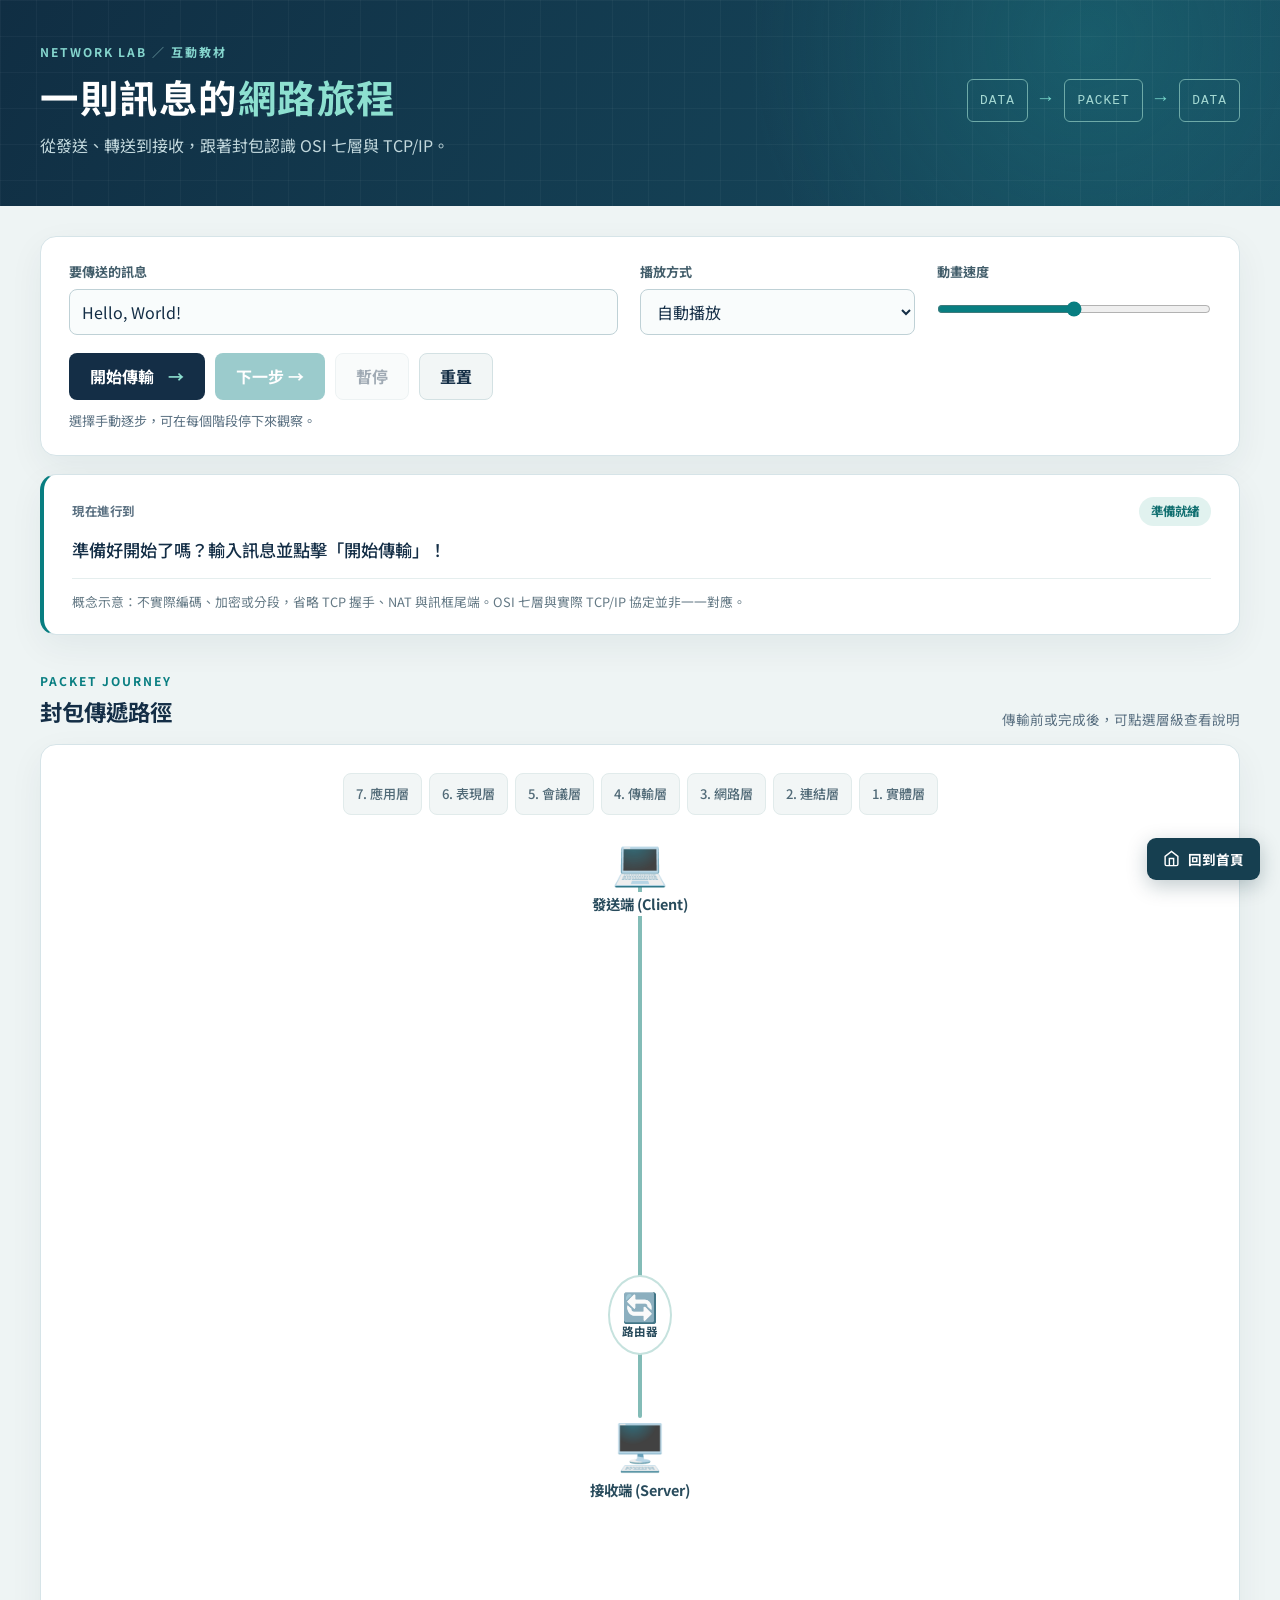
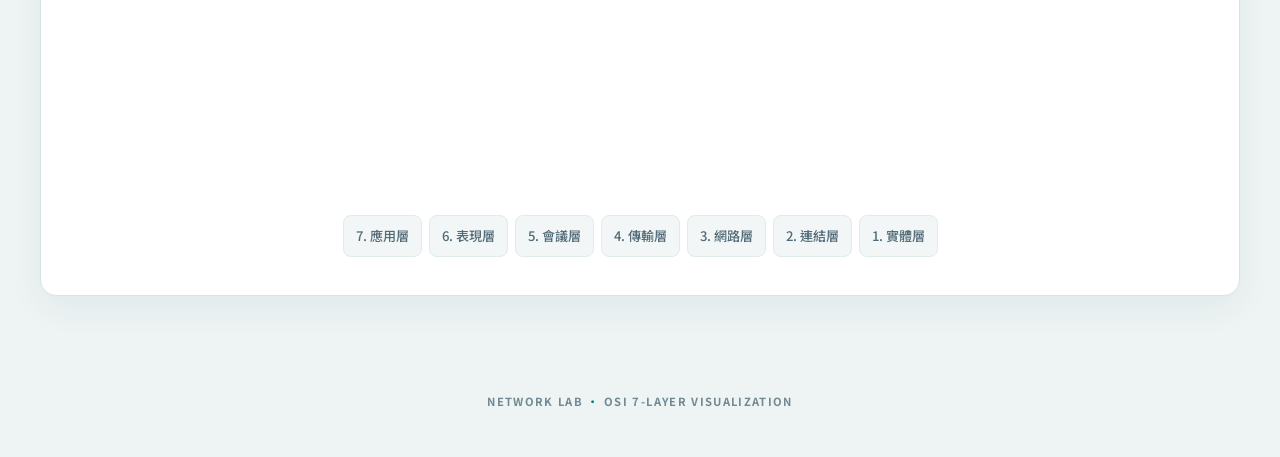
<file: Datapacket/index.html>
<!DOCTYPE html>
<html lang="zh-TW">

<head>
    <meta charset="UTF-8">
    <meta name="viewport" content="width=device-width, initial-scale=1.0">
    <title>封包傳遞與 TCP/IP 原理視覺化</title>
    <link rel="stylesheet" href="style.css">
    <link rel="preconnect" href="https://fonts.googleapis.com">
    <link rel="preconnect" href="https://fonts.gstatic.com" crossorigin>
    <link href="https://fonts.googleapis.com/css2?family=Noto+Sans+TC:wght@400;500;700&display=swap" rel="stylesheet">
</head>

<body>
    <header>
        <div class="header-inner">
            <div>
                <p class="eyebrow">NETWORK LAB <span>／</span> 互動教材</p>
                <h1>一則訊息的<span>網路旅程</span></h1>
                <p class="header-subtitle">從發送、轉送到接收，跟著封包認識 OSI 七層與 TCP/IP。</p>
            </div>
            <div class="header-mark" aria-hidden="true"><span>DATA</span><b>→</b><span>PACKET</span><b>→</b><span>DATA</span></div>
        </div>
    </header>

    <main class="container">
        <!-- 控制面板 -->
        <section class="controls">
            <div class="input-group">
                <label for="messageInput">要傳送的訊息</label>
                <input type="text" id="messageInput" value="Hello, World!" maxlength="20">
            </div>
            <div class="mode-control">
                <label for="playMode">播放方式</label>
                <select id="playMode">
                    <option value="auto">自動播放</option>
                    <option value="manual">手動逐步</option>
                </select>
            </div>
            <div class="speed-control">
                <label for="speedRange">動畫速度</label>
                <input type="range" id="speedRange" min="1" max="5" value="3">
            </div>
            <div class="button-group">
                <button id="startBtn" class="btn primary">開始傳輸 <span aria-hidden="true">→</span></button>
                <button id="nextBtn" class="btn next" disabled>下一步 →</button>
                <button id="pauseBtn" class="btn warning" disabled>暫停</button>
                <button id="resetBtn" class="btn secondary">重置</button>
            </div>
            <p id="modeHint" class="mode-hint">選擇手動逐步，可在每個階段停下來觀察。</p>
        </section>

        <!-- 教學說明區域 -->
        <section class="info-panel">
            <div class="info-heading"><span>現在進行到</span><span id="stepStatus" class="step-status" aria-live="polite">準備就緒</span></div>
            <div id="explanationText" class="explanation-box" aria-live="polite">
                準備好開始了嗎？輸入訊息並點擊「開始傳輸」！
            </div>
            <p class="model-note">概念示意：不實際編碼、加密或分段，省略 TCP 握手、NAT 與訊框尾端。OSI 七層與實際 TCP/IP 協定並非一一對應。</p>
        </section>

        <!-- 動畫舞台 -->
        <div class="stage-heading"><div><p class="eyebrow dark">PACKET JOURNEY</p><h2>封包傳遞路徑</h2></div><p>傳輸前或完成後，可點選層級查看說明</p></div>
        <section class="stage">
            <!-- 發送端 Layer 指示器 -->
            <div class="layer-list sender-layers">
                <button type="button" class="layer-item" id="s-step7">7. 應用層</button>
                <button type="button" class="layer-item" id="s-step6">6. 表現層</button>
                <button type="button" class="layer-item" id="s-step5">5. 會議層</button>
                <button type="button" class="layer-item" id="s-step4">4. 傳輸層</button>
                <button type="button" class="layer-item" id="s-step3">3. 網路層</button>
                <button type="button" class="layer-item" id="s-step2">2. 連結層</button>
                <button type="button" class="layer-item" id="s-step1">1. 實體層</button>
            </div>

            <!-- 發送端 (Client/Sender) -->
            <div class="device sender">
                <div class="device-icon">💻</div>
                <div class="device-label">發送端 (Client)</div>
                <div class="stack-container" id="senderStack">
                    <!-- Layers will be generated here -->
                </div>
            </div>

            <!-- 網路傳輸路徑 -->
            <div class="network-path">
                <div id="hopDetails" class="hop-details hidden" aria-live="polite"></div>
                <div class="router">
                    <div class="device-icon">🔄</div>
                    <div class="device-label">路由器</div>
                </div>

                <!-- 傳輸中的封包 -->
                <div id="flyingPacket" class="flying-packet hidden">
                    <div class="packet-content">DATA</div>
                </div>
            </div>

            <!-- 接收端 (Server/Receiver) -->
            <div class="device receiver">
                <div class="device-icon">🖥️</div>
                <div class="device-label">接收端 (Server)</div>
                <div class="stack-container" id="receiverStack">
                    <!-- Layers will be generated here -->
                </div>
                <div id="finalMessage" class="final-message hidden"></div>
            </div>

            <!-- 接收端 Layer 指示器 -->
            <div class="layer-list receiver-layers">
                <button type="button" class="layer-item" id="r-step7">7. 應用層</button>
                <button type="button" class="layer-item" id="r-step6">6. 表現層</button>
                <button type="button" class="layer-item" id="r-step5">5. 會議層</button>
                <button type="button" class="layer-item" id="r-step4">4. 傳輸層</button>
                <button type="button" class="layer-item" id="r-step3">3. 網路層</button>
                <button type="button" class="layer-item" id="r-step2">2. 連結層</button>
                <button type="button" class="layer-item" id="r-step1">1. 實體層</button>
            </div>
        </section>
    </main>

    <footer>
        <p>NETWORK LAB <span>·</span> OSI 7-LAYER VISUALIZATION</p>
    </footer>

    <script src="script.js"></script>
    <!-- 返回入口網頁按鈕 -->
    <a href="../index.html" class="back-to-home-btn">
        <svg viewBox="0 0 24 24" fill="none" stroke="currentColor" stroke-width="2">
            <path d="M3 9l9-7 9 7v11a2 2 0 0 1-2 2H5a2 2 0 0 1-2-2z"></path>
            <polyline points="9 22 9 12 15 12 15 22"></polyline>
        </svg>
        回到首頁
    </a>
</body>

</html>
</file>
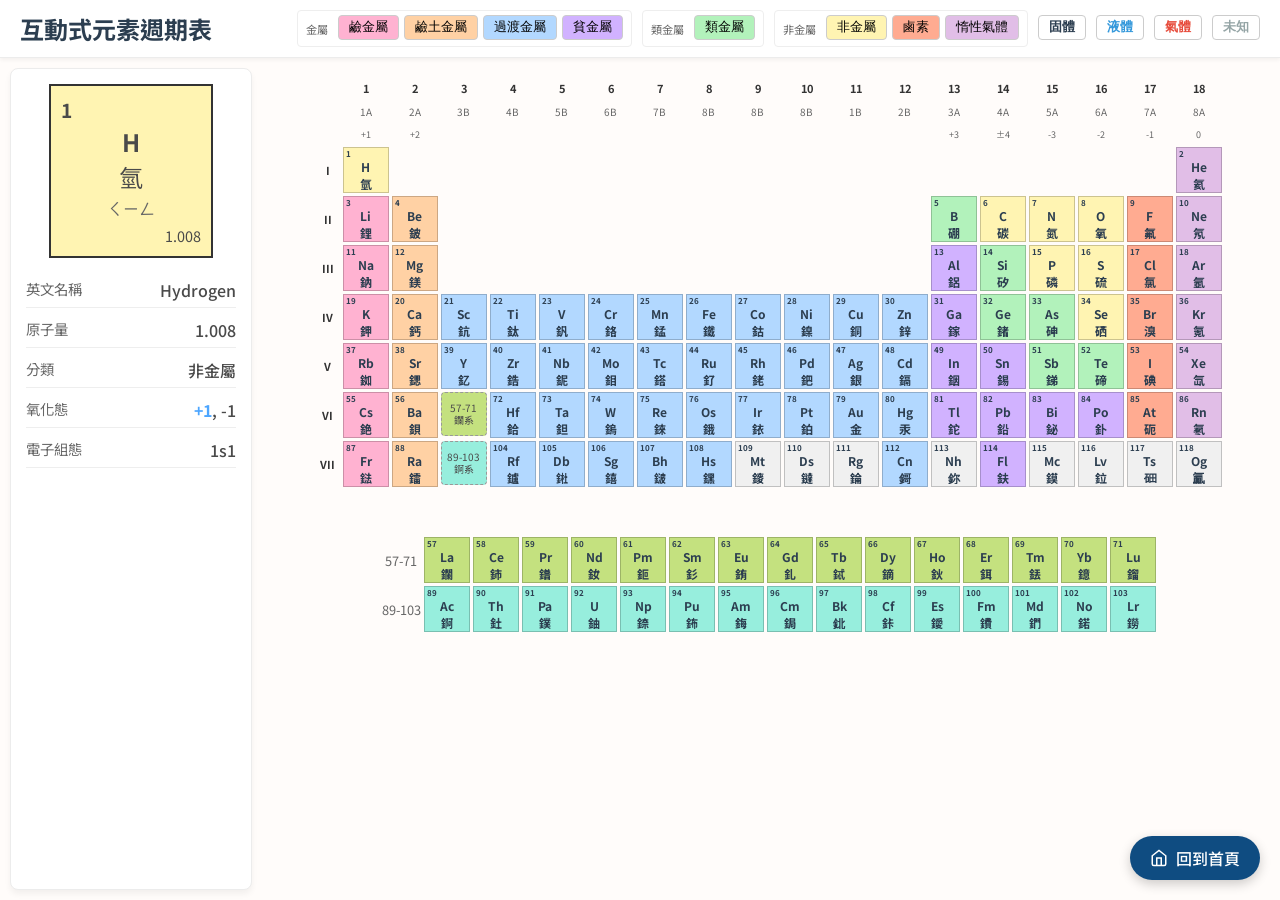
<file: Elements/index.html>
<!DOCTYPE html>
<html lang="zh-Hant">

<head>
    <meta charset="UTF-8">
    <meta name="viewport" content="width=device-width, initial-scale=1.0">
    <title>互動式元素週期表</title>
    <link rel="stylesheet" href="style.css">
    <link
        href="https://fonts.googleapis.com/css2?family=Roboto:wght@300;400;500;700&family=Noto+Sans+TC:wght@300;400;500;700&display=swap"
        rel="stylesheet">
</head>

<body>
    <header>
        <div class="header-content">
            <h1>互動式元素週期表</h1>
            <div class="controls">
                <div class="category-legend">
                    <div class="legend-group">
                        <span class="group-label">金屬</span>
                        <button class="legend-btn cat-alkali-metal" data-cat="alkali-metal">鹼金屬</button>
                        <button class="legend-btn cat-alkaline-earth" data-cat="alkaline-earth">鹼土金屬</button>
                        <button class="legend-btn cat-transition-metal" data-cat="transition-metal">過渡金屬</button>
                        <button class="legend-btn cat-post-transition" data-cat="post-transition">貧金屬</button>
                    </div>
                    <div class="legend-group">
                        <span class="group-label">類金屬</span>
                        <button class="legend-btn cat-metalloid" data-cat="metalloid">類金屬</button>
                    </div>
                    <div class="legend-group">
                        <span class="group-label">非金屬</span>
                        <button class="legend-btn cat-reactive-nonmetal" data-cat="reactive-nonmetal">非金屬</button>
                        <button class="legend-btn cat-halogen" data-cat="halogen">鹵素</button>
                        <button class="legend-btn cat-noble-gas" data-cat="noble-gas">惰性氣體</button>
                    </div>
                </div>
                <div class="state-legend">
                    <button class="legend-btn state-solid" data-state="solid">固體</button>
                    <button class="legend-btn state-liquid" data-state="liquid">液體</button>
                    <button class="legend-btn state-gas" data-state="gas">氣體</button>
                    <button class="legend-btn state-unknown" data-state="unknown">未知</button>
                </div>
            </div>
        </div>
    </header>

    <main>
        <aside class="info-panel" id="info-panel">
            <div class="element-large" id="info-large">
                <div class="info-number" id="info-number">--</div>
                <div class="info-symbol" id="info-symbol"></div>
                <div class="info-name" id="info-name">選擇元素</div>
                <div class="info-zhuyin" id="info-zhuyin"></div>
                <div class="info-mass" id="info-mass">--</div>
            </div>
            <div class="details-list">
                <div class="detail-item">
                    <span class="label">英文名稱</span>
                    <span class="value" id="info-name-en">--</span>
                </div>
                <div class="detail-item">
                    <span class="label">原子量</span>
                    <span class="value" id="info-weight">--</span>
                </div>
                <div class="detail-item">
                    <span class="label">分類</span>
                    <span class="value" id="info-category">--</span>
                </div>
                <div class="detail-item">
                    <span class="label">氧化態</span>
                    <span class="value" id="info-oxidation">--</span>
                </div>
                <div class="detail-item">
                    <span class="label">電子組態</span>
                    <span class="value" id="info-electron">--</span>
                </div>
            </div>
        </aside>

        <section class="periodic-table-container">

            <div id="periodic-table" class="periodic-table">
                <!-- Elements will be injected here by JS -->
                <div class="placeholder-gap gap-1"></div> <!-- Gap for layout -->
            </div>

            <div class="lanthanoids-actinoids">
                <div class="row-label">57-71</div>
                <div id="lanthanides-row" class="f-block-row"></div>
                <div class="row-label">89-103</div>
                <div id="actinides-row" class="f-block-row"></div>
            </div>
        </section>
    </main>

    <script src="elements.js"></script>
    <script src="script.js"></script>
    <!-- 返回入口網頁按鈕 -->
    <a href="../index.html" class="back-to-home-btn">
        <svg viewBox="0 0 24 24" fill="none" stroke="currentColor" stroke-width="2">
            <path d="M3 9l9-7 9 7v11a2 2 0 0 1-2 2H5a2 2 0 0 1-2-2z"></path>
            <polyline points="9 22 9 12 15 12 15 22"></polyline>
        </svg>
        回到首頁
    </a>
    <style>
        .back-to-home-btn {
            position: fixed;
            bottom: 20px;
            right: 20px;
            background-color: #0f4c81;
            color: white;
            padding: 10px 20px;
            border-radius: 30px;
            text-decoration: none;
            font-family: 'Noto Sans TC', sans-serif;
            font-weight: 500;
            display: flex;
            align-items: center;
            gap: 8px;
            box-shadow: 0 4px 12px rgba(0, 0, 0, 0.2);
            transition: all 0.3s ease;
            z-index: 9999;
        }

        .back-to-home-btn:hover {
            background-color: #2c7da0;
            transform: translateY(-3px);
            box-shadow: 0 6px 16px rgba(0, 0, 0, 0.3);
        }

        .back-to-home-btn svg {
            width: 18px;
            height: 18px;
        }
    </style>
</body>

</html>
</file>
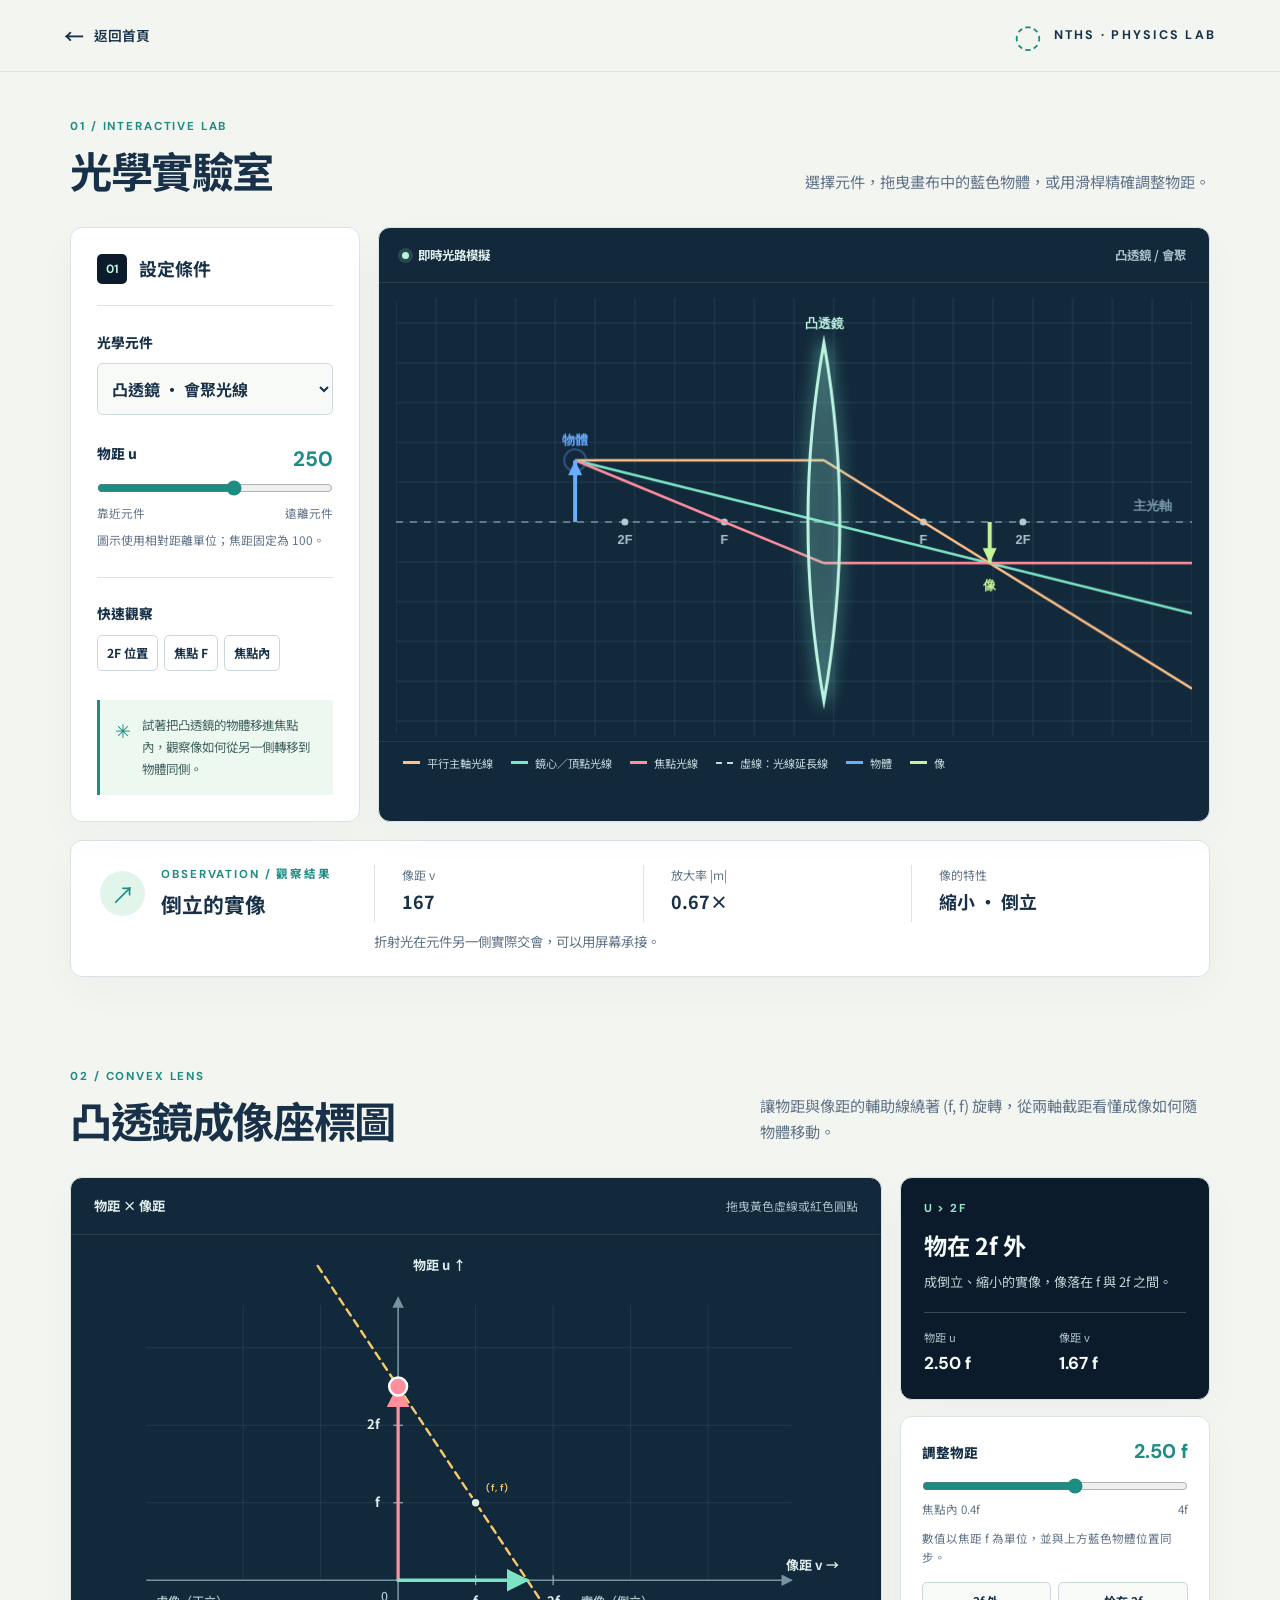
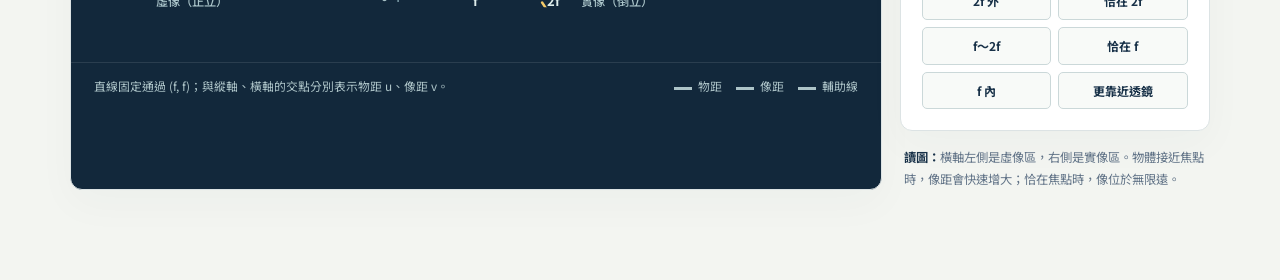
<file: Light/index.html>
<!doctype html>
<html lang="zh-Hant">
<head>
  <meta charset="utf-8">
  <meta name="viewport" content="width=device-width, initial-scale=1">
  <meta name="theme-color" content="#0c1b2b">
  <meta name="description" content="拖動物體，觀察凸透鏡、凹透鏡、凹面鏡與凸面鏡的光線和成像變化。">
  <title>光的路徑｜透鏡與面鏡互動實驗室</title>
  <link rel="preconnect" href="https://fonts.googleapis.com">
  <link rel="preconnect" href="https://fonts.gstatic.com" crossorigin>
  <link href="https://fonts.googleapis.com/css2?family=DM+Sans:wght@400;500;600;700&family=Noto+Sans+TC:wght@400;500;600;700;800&display=swap" rel="stylesheet">
  <link rel="stylesheet" href="style.css">
  <script src="script.js" defer></script>
  <script src="convex-graph.js" defer></script>
  <script src="mirror-graph.js" defer></script>
</head>
<body>
  <a class="skip-link" href="#lab">跳至互動實驗</a>
  <header class="site-header">
    <a class="home-link" href="../index.html" aria-label="返回教學網站首頁"><span aria-hidden="true">←</span> 返回首頁</a>
    <span class="site-name"><span class="site-mark" aria-hidden="true">◌</span> NTHS · PHYSICS LAB</span>
  </header>
  <main>
    <section class="lab-section" id="lab" aria-labelledby="lab-title">
      <div class="section-intro"><div><p class="section-kicker">01 / INTERACTIVE LAB</p><h2 id="lab-title">光學實驗室</h2></div><p>選擇元件，拖曳畫布中的藍色物體，或用滑桿精確調整物距。</p></div>
      <div class="lab-layout">
        <aside class="control-panel" aria-label="實驗控制">
          <div class="panel-heading"><span class="panel-number">01</span><h3>設定條件</h3></div>
          <label class="field-label" for="optics-select">光學元件</label>
          <select id="optics-select">
            <option value="convex-lens">凸透鏡 · 會聚光線</option>
            <option value="concave-lens">凹透鏡 · 發散光線</option>
            <option value="concave-mirror">凹面鏡 · 會聚反射</option>
            <option value="convex-mirror">凸面鏡 · 發散反射</option>
          </select>
          <div class="range-heading"><label class="field-label" for="distance-range">物距 u</label><output id="distance-output" for="distance-range">250</output></div>
          <input id="distance-range" type="range" min="40" max="400" value="250" step="1" aria-describedby="distance-help">
          <div class="range-marks"><span>靠近元件</span><span>遠離元件</span></div>
          <p class="field-hint" id="distance-help">圖示使用相對距離單位；焦距固定為 100。</p>
          <div class="preset-block"><p class="field-label">快速觀察</p><div class="preset-buttons"><button type="button" data-distance="200">2F 位置</button><button type="button" data-distance="100">焦點 F</button><button type="button" data-distance="65">焦點內</button></div></div>
          <div class="control-tip"><span aria-hidden="true">✳</span><p>試著把凸透鏡的物體移進焦點內，觀察像如何從另一側轉移到物體同側。</p></div>
        </aside>
        <div class="experiment-panel">
          <div class="canvas-topline"><div class="live-indicator"><span></span> 即時光路模擬</div><span class="canvas-subtitle" id="canvas-subtitle">凸透鏡 / 會聚</span></div>
          <div class="canvas-wrap"><canvas id="optics-canvas" width="800" height="440" aria-label="光學光路圖。可拖曳藍色物體調整物距，也可使用畫布外的滑桿。">您的瀏覽器不支援 Canvas。請使用上方滑桿及下方成像說明了解結果。</canvas></div>
          <p class="mobile-canvas-hint">左右滑動可查看完整光路圖。</p>
          <div class="canvas-legend" aria-label="圖例"><span><i class="legend-swatch parallel"></i>平行主軸光線</span><span><i class="legend-swatch center"></i>鏡心／頂點光線</span><span><i class="legend-swatch focal"></i>焦點光線</span><span><i class="legend-swatch virtual"></i>虛線：光線延長線</span><span><i class="legend-swatch object"></i>物體</span><span><i class="legend-swatch image"></i>像</span></div>
          <p class="ray-status" id="ray-status" aria-live="polite"></p>
        </div>
      </div>
      <div class="result-panel" aria-live="polite" aria-atomic="true">
        <div class="result-intro"><span class="result-icon" aria-hidden="true">↗</span><div><p class="section-kicker">OBSERVATION / 觀察結果</p><h3 id="result-title">倒立的實像</h3></div></div>
        <div class="result-stats"><div><span>像距 v</span><strong id="image-distance">167</strong></div><div><span>放大率 |m|</span><strong id="magnification">0.67×</strong></div><div><span>像的特性</span><strong id="image-nature">縮小 · 倒立</strong></div></div>
        <p class="result-note" id="result-note">折射光在透鏡另一側實際交會，可用屏幕承接。</p>
      </div>
    </section>
    <section class="imaging-graph-section" id="convex-graph-section" aria-labelledby="convex-graph-title">
      <div class="section-intro">
        <div><p class="section-kicker">02 / CONVEX LENS</p><h2 id="convex-graph-title">凸透鏡成像座標圖</h2></div>
        <p>讓物距與像距的輔助線繞著 (f, f) 旋轉，從兩軸截距看懂成像如何隨物體移動。</p>
      </div>
      <div class="imaging-graph-layout">
        <div class="graph-board">
          <div class="graph-board-heading"><strong>物距 × 像距</strong><span id="graph-drag-status">拖曳黃色虛線或紅色圓點</span></div>
          <div class="graph-scroll">
            <svg id="convex-plot" viewBox="0 0 970 500" role="img" aria-label="凸透鏡物距與像距座標圖。橫軸為像距，縱軸為物距。可拖曳黃色輔助線或紅色圓點，也可用右側滑桿操作。">
              <defs>
                <marker id="graph-axis-arrow" viewBox="0 0 10 10" refX="9" refY="5" markerWidth="7" markerHeight="7" orient="auto"><path d="M 0 0 L 10 5 L 0 10 z" fill="#7594a0"></path></marker>
                <marker id="graph-object-arrow" viewBox="0 0 10 10" refX="9" refY="5" markerWidth="7" markerHeight="7" orient="auto"><path d="M 0 0 L 10 5 L 0 10 z" fill="#ff8f9d"></path></marker>
                <marker id="graph-image-arrow" viewBox="0 0 10 10" refX="9" refY="5" markerWidth="7" markerHeight="7" orient="auto"><path d="M 0 0 L 10 5 L 0 10 z" fill="#7ce4c4"></path></marker>
                <clipPath id="graph-clip"><rect x="42" y="24" width="888" height="420"></rect></clipPath>
              </defs>
              <g id="graph-static"></g><g id="graph-dynamic"></g>
            </svg>
          </div>
          <div class="graph-board-footer"><span>直線固定通過 (f, f)；與縱軸、橫軸的交點分別表示物距 u、像距 v。</span><div class="graph-legend"><span><i class="graph-object-key"></i>物距</span><span><i class="graph-image-key"></i>像距</span><span><i class="graph-guide-key"></i>輔助線</span></div></div>
        </div>
        <aside class="graph-side" aria-label="凸透鏡座標圖控制">
          <div class="graph-case-card" aria-live="polite" aria-atomic="true">
            <p id="graph-case-tag">U &gt; 2F</p><h3 id="graph-case-title">物在 2f 外</h3><p id="graph-case-description">成倒立、縮小的實像，像落在 f 與 2f 之間。</p>
            <div class="graph-stats"><div><span>物距 u</span><strong id="graph-u-value">2.50 f</strong></div><div><span>像距 v</span><strong id="graph-v-value">1.67 f</strong></div></div>
          </div>
          <div class="graph-controls">
            <div class="graph-range-heading"><label for="graph-distance">調整物距</label><output id="graph-range-value" for="graph-distance">2.50 f</output></div>
            <input id="graph-distance" type="range" min="0.4" max="4" step="0.01" value="2.5" aria-describedby="graph-distance-help">
            <div class="graph-range-ends"><span>焦點內 0.4f</span><span>4f</span></div>
            <p id="graph-distance-help">數值以焦距 f 為單位，並與上方藍色物體位置同步。</p>
            <div class="graph-presets" aria-label="快速觀察位置">
              <button type="button" data-graph-u="4">2f 外</button><button type="button" data-graph-u="2">恰在 2f</button><button type="button" data-graph-u="1.5">f～2f</button><button type="button" data-graph-u="1">恰在 f</button><button type="button" data-graph-u="0.65">f 內</button><button type="button" data-graph-u="0.4">更靠近透鏡</button>
            </div>
          </div>
          <p class="graph-note"><strong>讀圖：</strong>橫軸左側是虛像區，右側是實像區。物體接近焦點時，像距會快速增大；恰在焦點時，像位於無限遠。</p>
        </aside>
      </div>
    </section>
    <section class="imaging-graph-section" id="mirror-graph-section" aria-labelledby="mirror-graph-title" hidden>
      <div class="section-intro">
        <div><p class="section-kicker">02 / CONCAVE MIRROR</p><h2 id="mirror-graph-title">凹面鏡成像座標圖</h2></div>
        <p>以曲率中心 C = 2f 為參考，轉動通過 (f, f) 的輔助線，觀察鏡前實像與鏡後虛像。</p>
      </div>
      <div class="imaging-graph-layout">
        <div class="graph-board">
          <div class="graph-board-heading"><strong>物距 × 像距</strong><span id="mirror-drag-status">拖曳黃色虛線或紅色圓點</span></div>
          <div class="graph-scroll">
            <svg id="mirror-plot" viewBox="0 0 970 500" role="img" aria-label="凹面鏡物距與像距座標圖。橫軸為像距，縱軸為物距。2f 是曲率中心 C；可拖曳輔助線或紅色圓點，也可用右側滑桿操作。">
              <defs>
                <marker id="mirror-axis-arrow" viewBox="0 0 10 10" refX="9" refY="5" markerWidth="7" markerHeight="7" orient="auto"><path d="M 0 0 L 10 5 L 0 10 z" fill="#7594a0"></path></marker>
                <marker id="mirror-object-arrow" viewBox="0 0 10 10" refX="9" refY="5" markerWidth="7" markerHeight="7" orient="auto"><path d="M 0 0 L 10 5 L 0 10 z" fill="#ff8f9d"></path></marker>
                <marker id="mirror-image-arrow" viewBox="0 0 10 10" refX="9" refY="5" markerWidth="7" markerHeight="7" orient="auto"><path d="M 0 0 L 10 5 L 0 10 z" fill="#7ce4c4"></path></marker>
                <clipPath id="mirror-clip"><rect x="42" y="24" width="888" height="420"></rect></clipPath>
              </defs>
              <g id="mirror-static"></g><g id="mirror-dynamic"></g>
            </svg>
          </div>
          <div class="graph-board-footer"><span>直線固定通過 (f, f)；兩軸截距是物距 u、像距 v，而 2f = C。</span><div class="graph-legend"><span><i class="graph-object-key"></i>物距</span><span><i class="graph-image-key"></i>像距</span><span><i class="graph-guide-key"></i>輔助線</span></div></div>
        </div>
        <aside class="graph-side" aria-label="凹面鏡座標圖控制">
          <div class="graph-case-card" aria-live="polite" aria-atomic="true">
            <p id="mirror-case-tag">U &gt; C</p><h3 id="mirror-case-title">物在 C 外</h3><p id="mirror-case-description">在鏡前成倒立、縮小的實像，像落在 f 與 C 之間。</p>
            <div class="graph-stats"><div><span>物距 u</span><strong id="mirror-u-value">2.50 f</strong></div><div><span>像距 v</span><strong id="mirror-v-value">1.67 f</strong></div></div>
          </div>
          <div class="graph-controls">
            <div class="graph-range-heading"><label for="mirror-distance">調整物距</label><output id="mirror-range-value" for="mirror-distance">2.50 f</output></div>
            <input id="mirror-distance" type="range" min="0.4" max="4" step="0.01" value="2.5" aria-describedby="mirror-distance-help">
            <div class="graph-range-ends"><span>焦點內 0.4f</span><span>4f</span></div>
            <p id="mirror-distance-help">數值以焦距 f 為單位，並與上方藍色物體位置同步。</p>
            <div class="graph-presets" aria-label="快速觀察位置">
              <button type="button" data-mirror-u="4">C 外</button><button type="button" data-mirror-u="2">恰在 C</button><button type="button" data-mirror-u="1.5">f～C</button><button type="button" data-mirror-u="1">恰在 f</button><button type="button" data-mirror-u="0.65">f 內</button><button type="button" data-mirror-u="0.4">靠近鏡面</button>
            </div>
          </div>
          <p class="graph-note"><strong>讀圖：</strong>正像距代表鏡前實像，負像距代表鏡後虛像。這是物距與像距的關係圖，並非光線在空間中的位置。</p>
        </aside>
      </div>
    </section>
  </main>
</body>
</html>
</file>
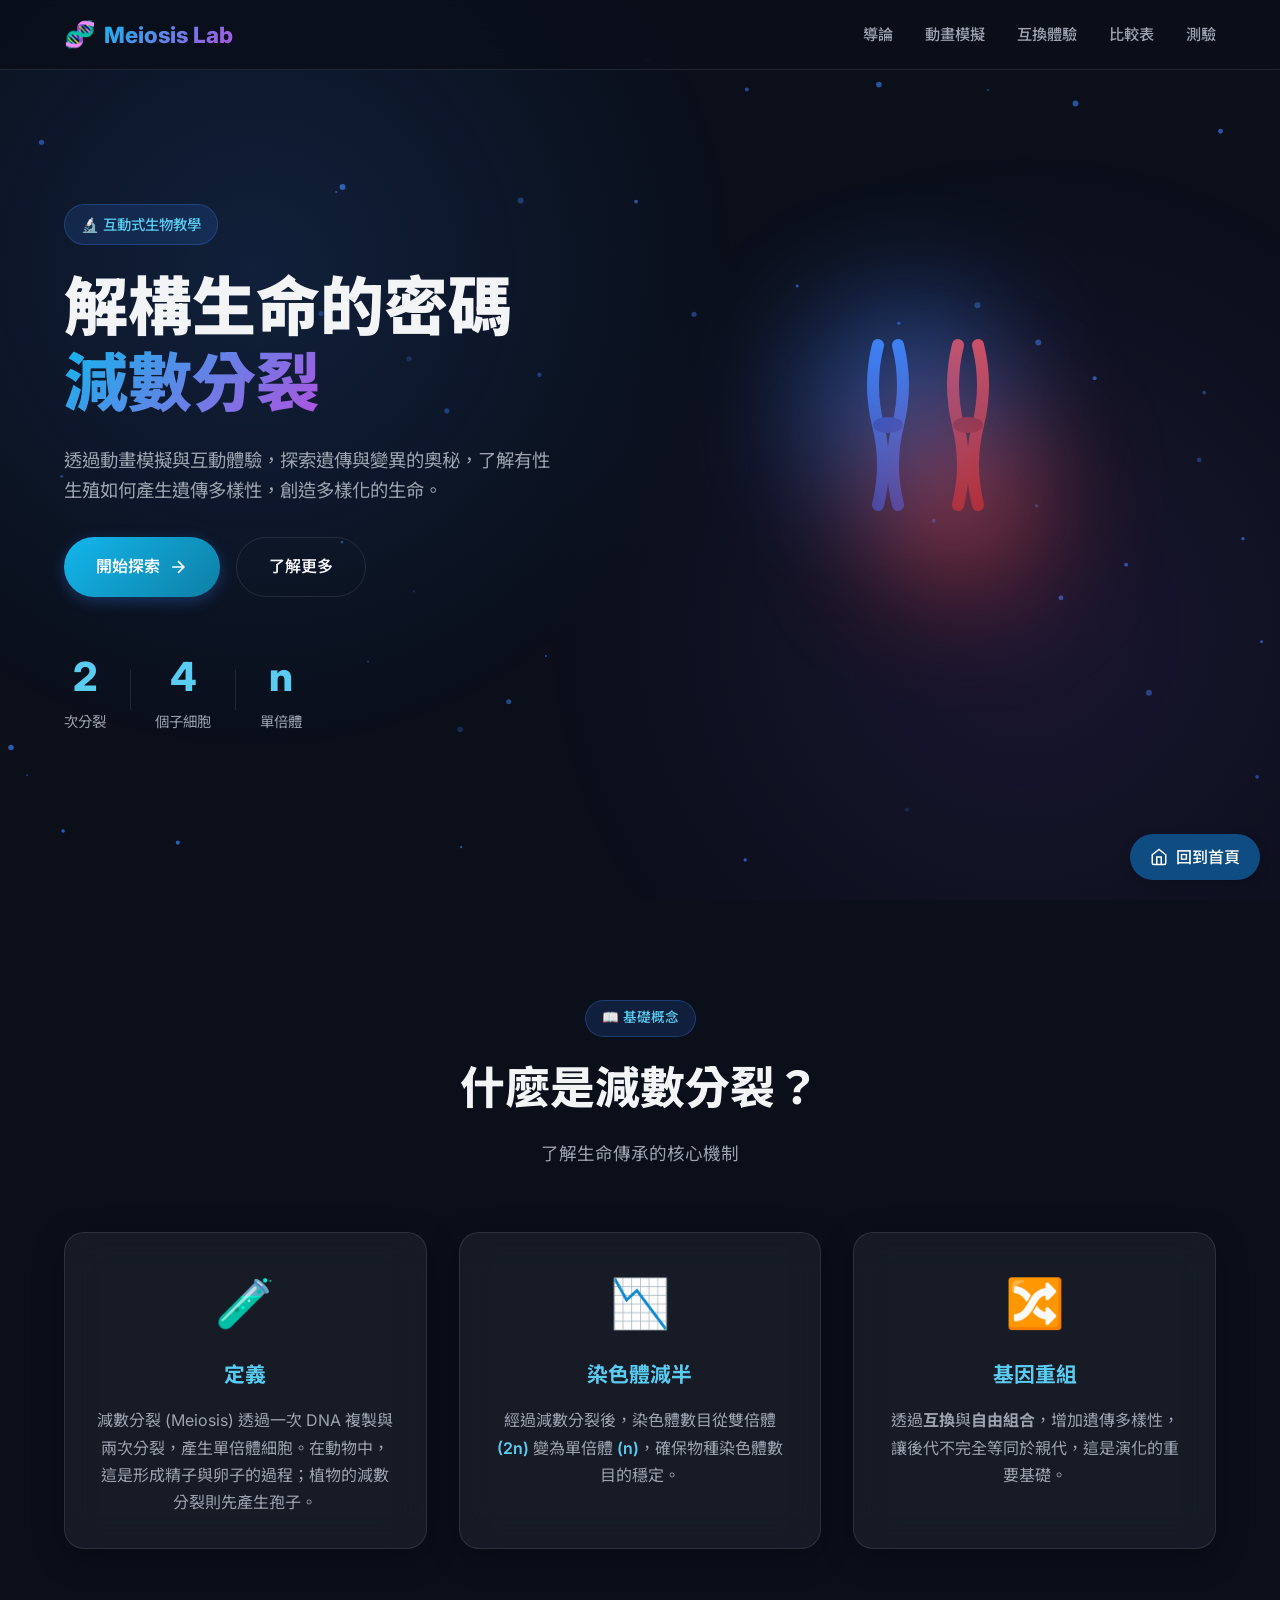
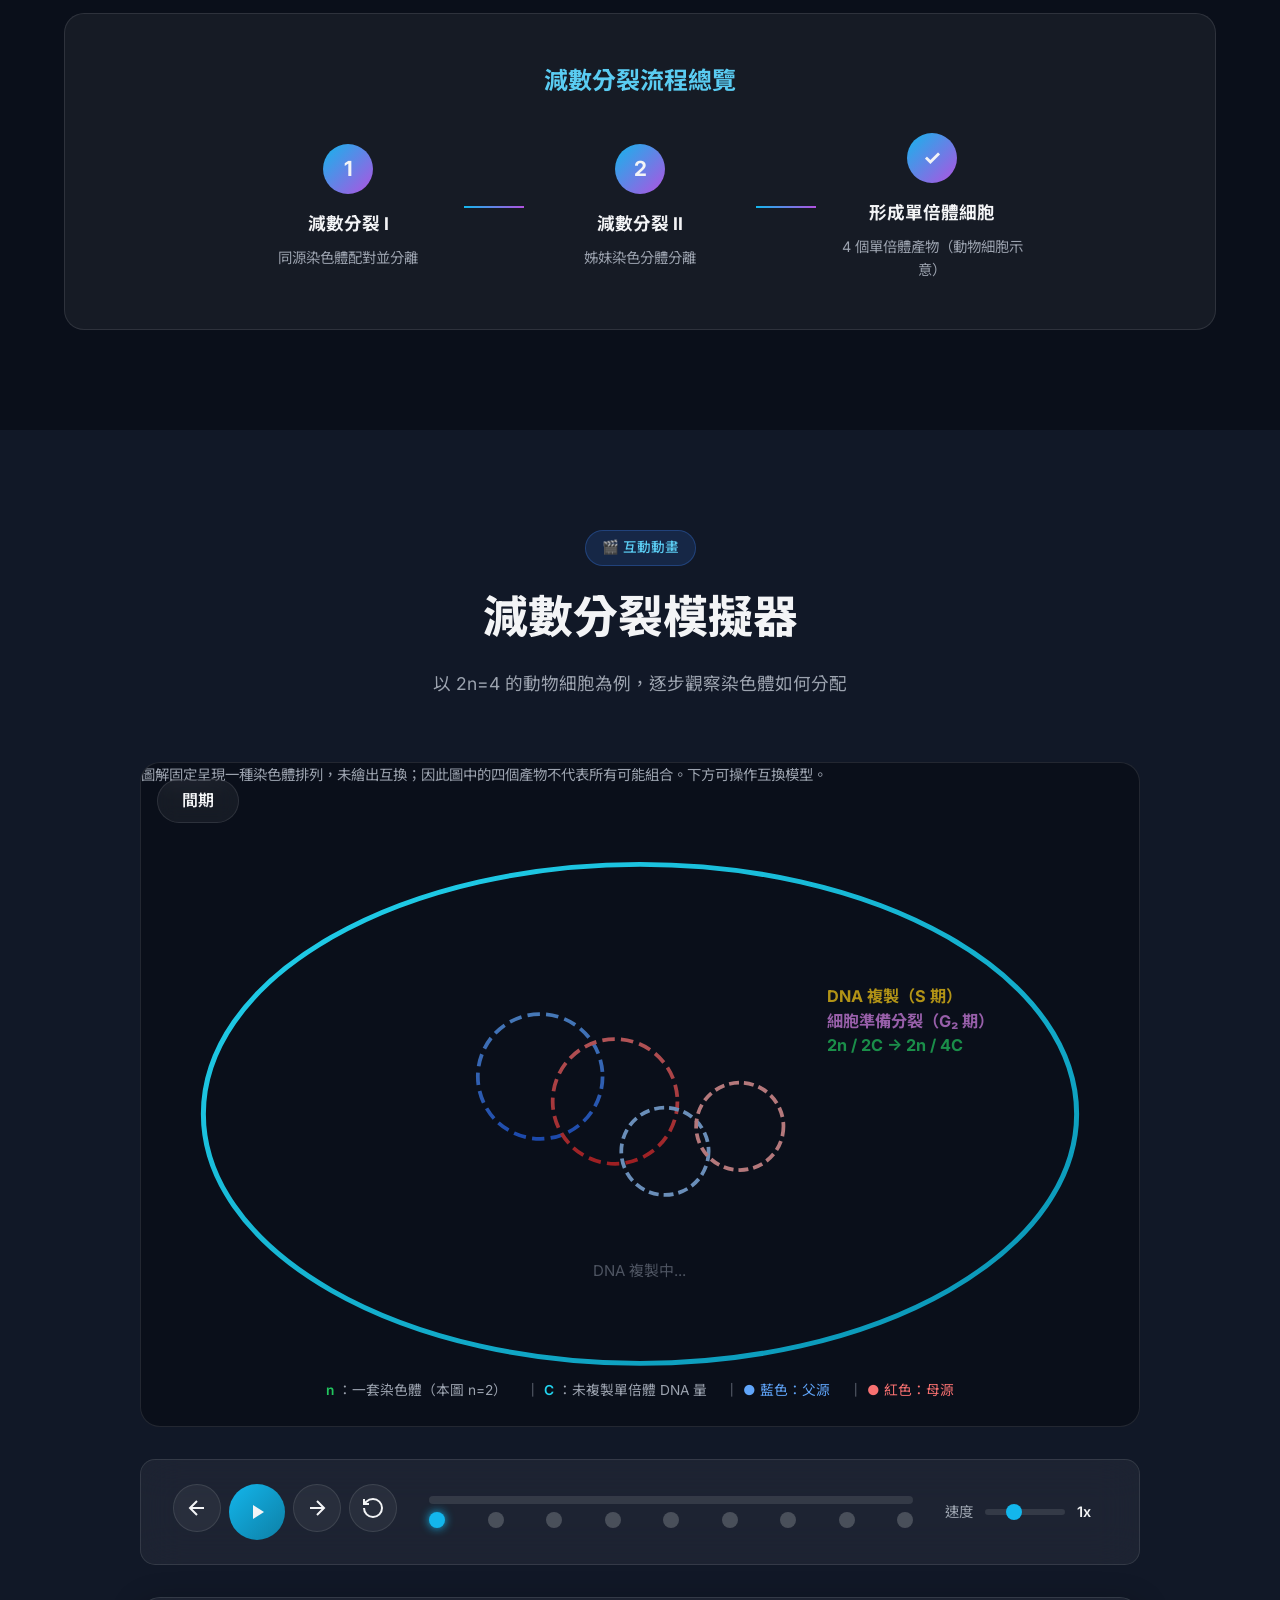
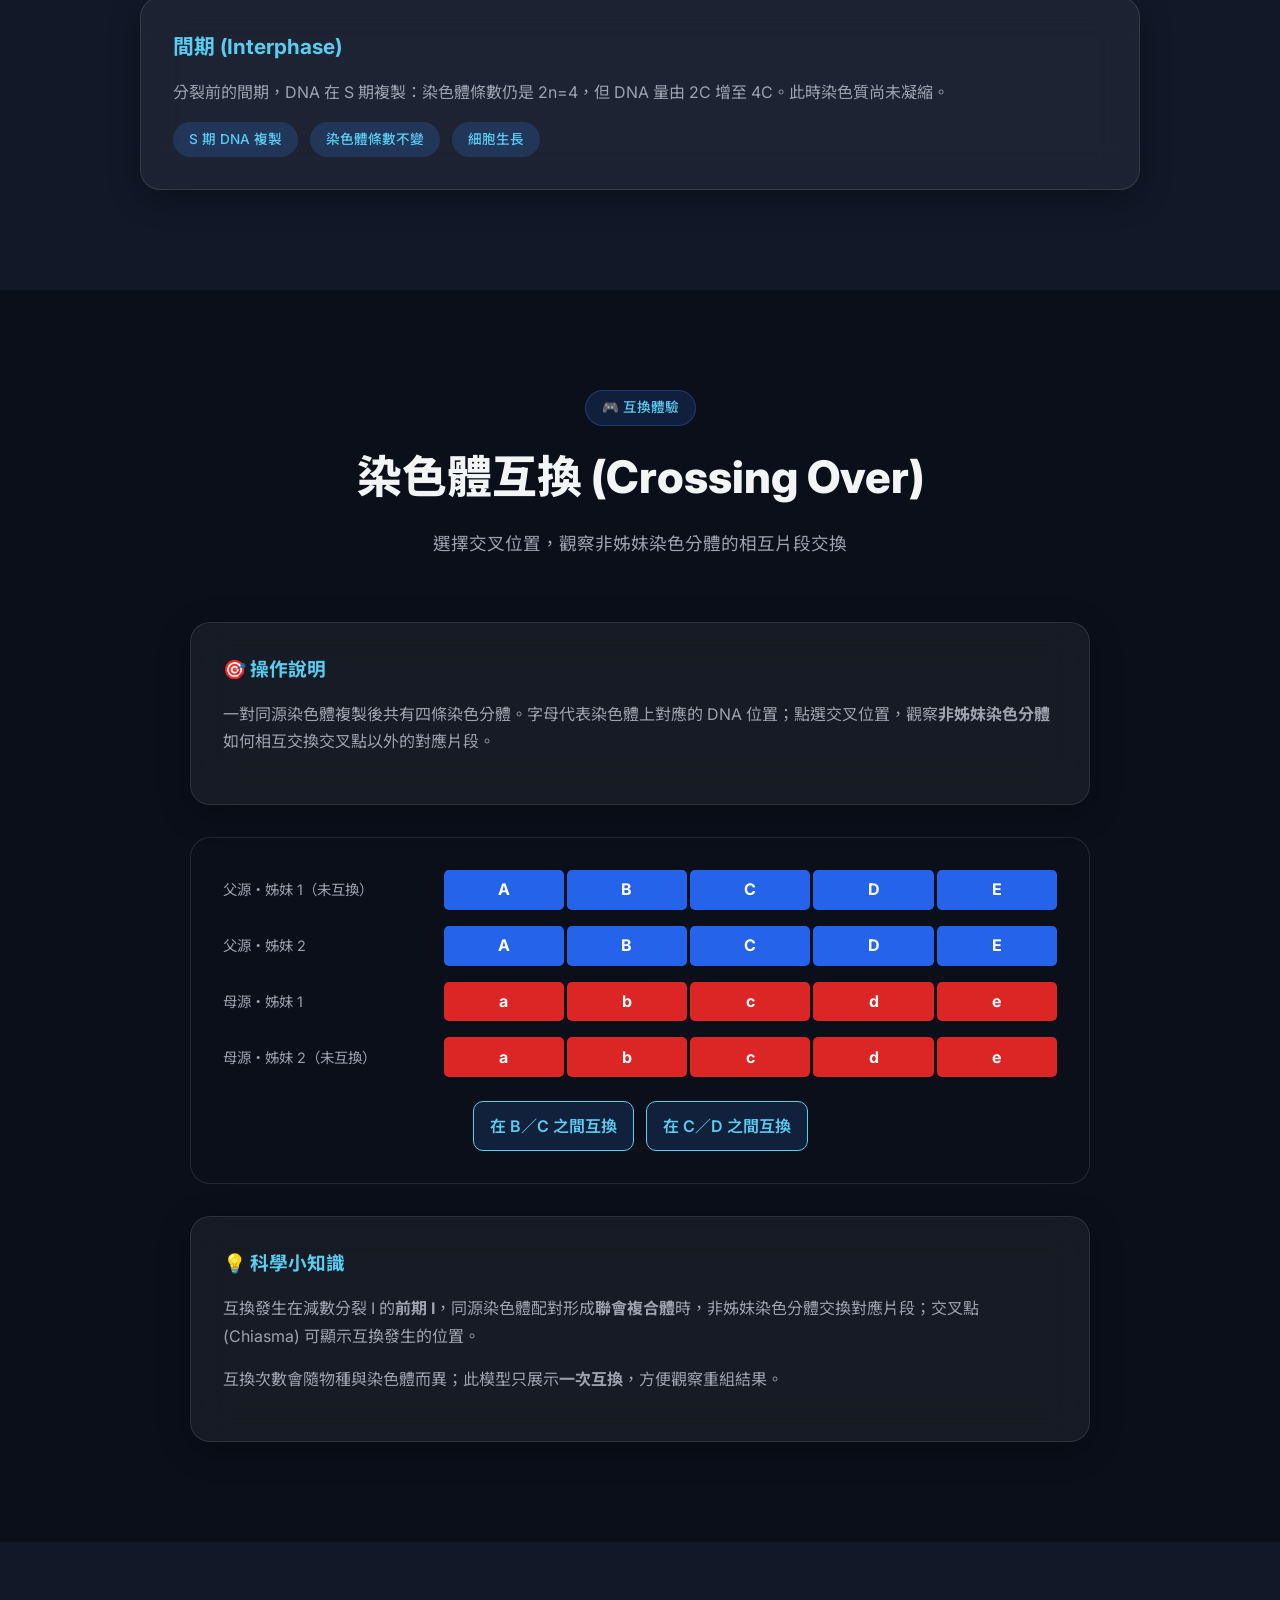
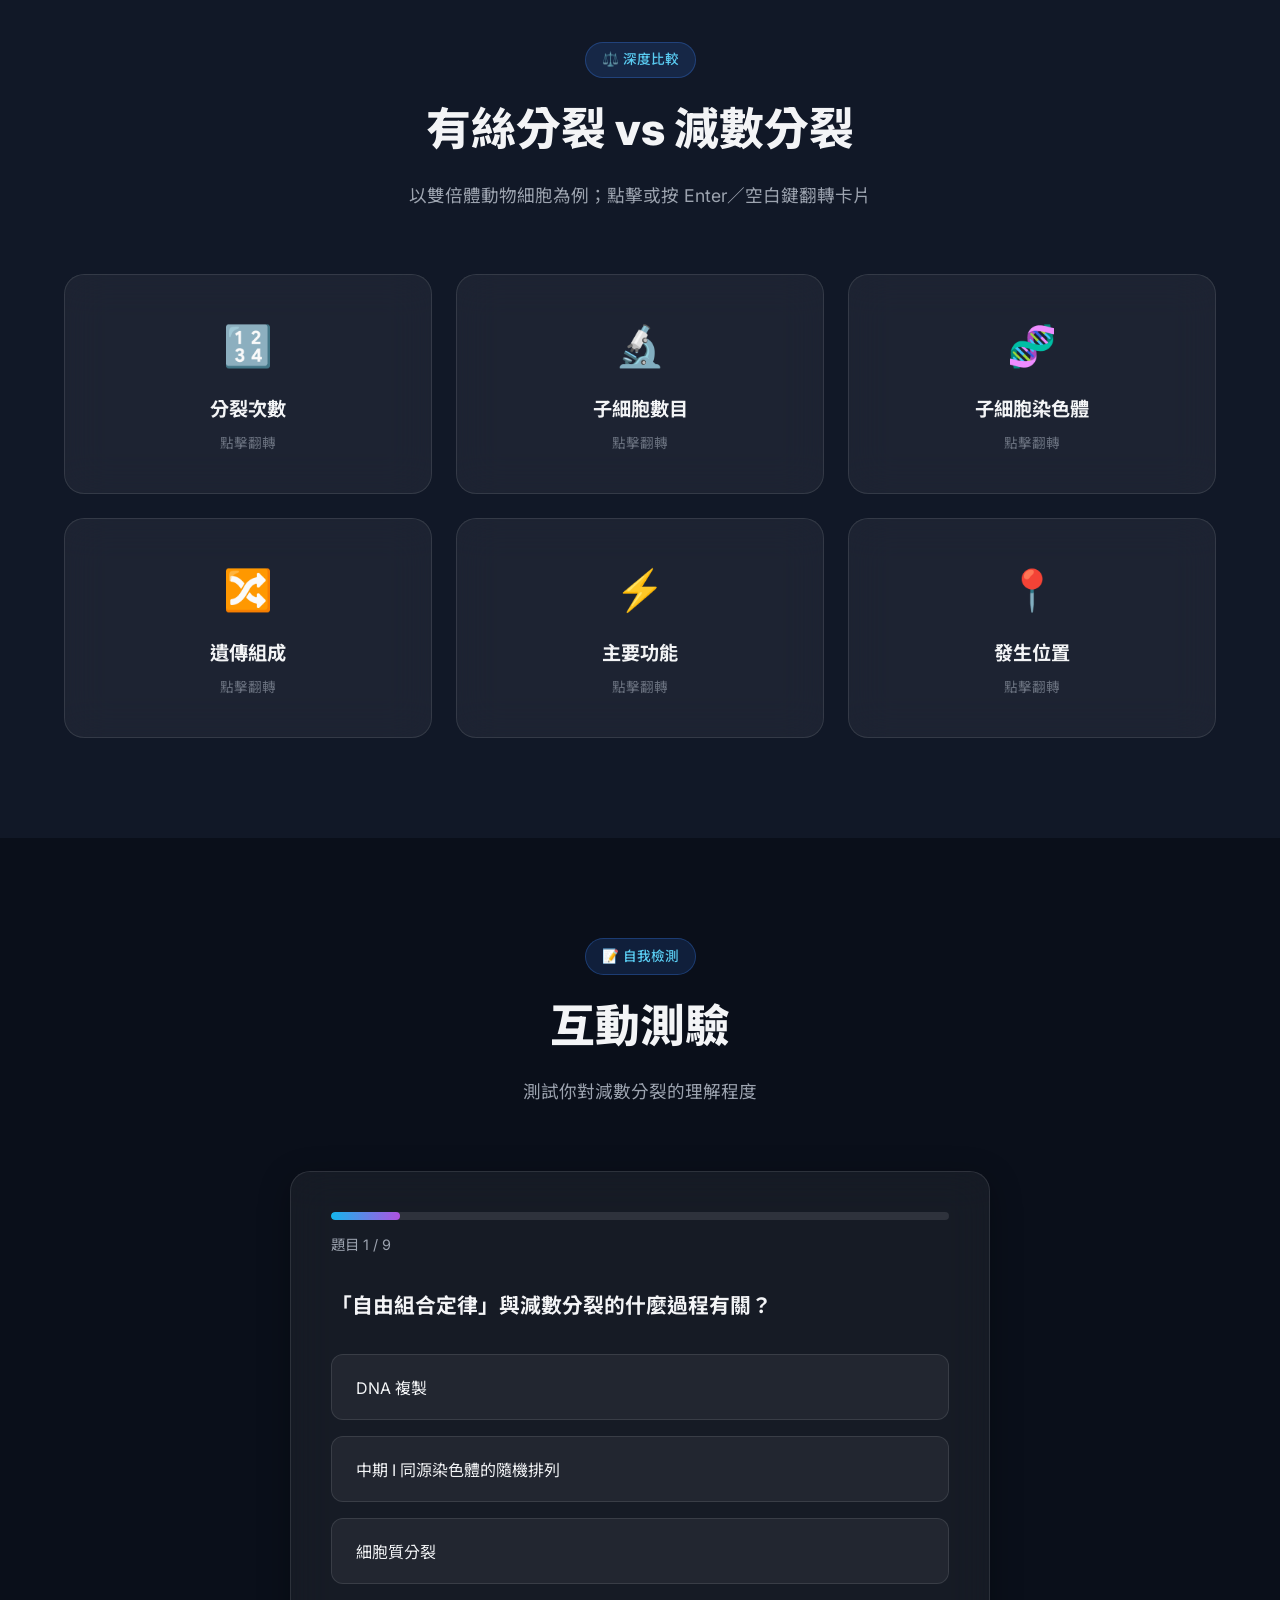
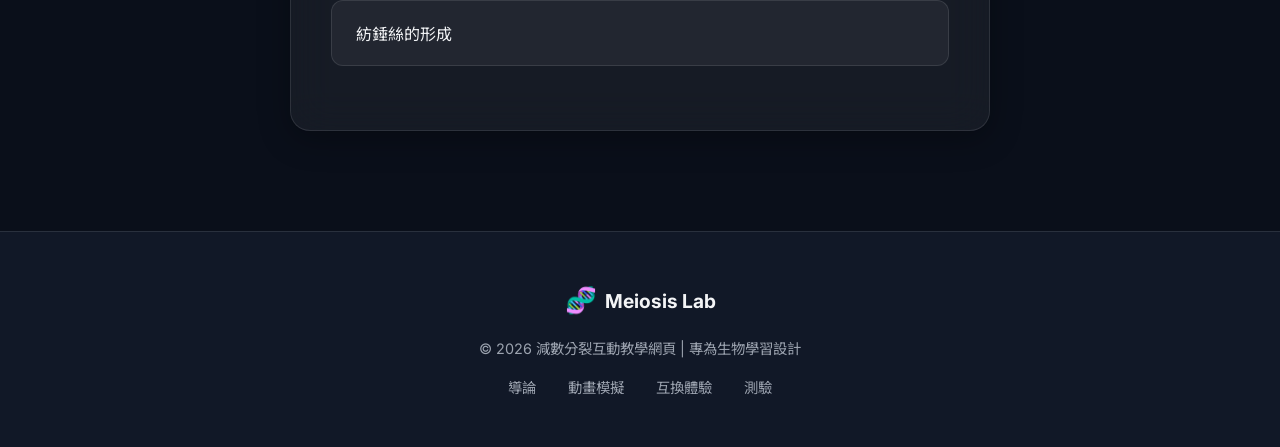
<file: Meiosis/index.html>
<!DOCTYPE html>
<html lang="zh-Hant">

<head>
    <meta charset="UTF-8">
    <meta name="viewport" content="width=device-width, initial-scale=1.0">
    <title>探索減數分裂 (Meiosis) | 互動式生物教學</title>
    <meta name="description" content="透過動畫模擬、互換操作與互動測驗，深入理解減數分裂的完整過程。這是一個專為學生設計的互動式教學網頁。">
    <!-- Google Fonts -->
    <link rel="preconnect" href="https://fonts.googleapis.com">
    <link rel="preconnect" href="https://fonts.gstatic.com" crossorigin>
    <link
        href="https://fonts.googleapis.com/css2?family=Inter:wght@300;400;500;600;700;800;900&family=Noto+Sans+TC:wght@300;400;500;700;900&display=swap"
        rel="stylesheet">
    <link rel="stylesheet" href="styles.css">
</head>

<body>
    <!-- 粒子背景 Canvas -->
    <canvas id="particle-canvas"></canvas>

    <!-- 導覽列 -->
    <nav id="main-nav">
        <div class="logo">
            <span class="logo-icon">🧬</span>
            <span class="logo-text">Meiosis Lab</span>
        </div>
        <ul class="nav-links">
            <li><a href="#intro" data-section="intro">導論</a></li>
            <li><a href="#simulator" data-section="simulator">動畫模擬</a></li>
            <li><a href="#crossing-over" data-section="crossing-over">互換體驗</a></li>
            <li><a href="#comparison" data-section="comparison">比較表</a></li>
            <li><a href="#quiz" data-section="quiz">測驗</a></li>
        </ul>
        <div class="burger" id="burger-menu">
            <div class="line1"></div>
            <div class="line2"></div>
            <div class="line3"></div>
        </div>
    </nav>

    <!-- 手機版側邊選單 -->
    <div class="mobile-menu" id="mobile-menu">
        <ul>
            <li><a href="#intro">導論</a></li>
            <li><a href="#simulator">動畫模擬</a></li>
            <li><a href="#crossing-over">互換體驗</a></li>
            <li><a href="#comparison">比較表</a></li>
            <li><a href="#quiz">測驗</a></li>
        </ul>
    </div>

    <!-- Hero Section -->
    <header id="hero">
        <div class="hero-content">
            <span class="hero-tag">🔬 互動式生物教學</span>
            <h1>解構生命的密碼<br><span class="gradient-text">減數分裂</span></h1>
            <p>透過動畫模擬與互動體驗，探索遺傳與變異的奧秘，了解有性生殖如何產生遺傳多樣性，創造多樣化的生命。</p>
            <div class="hero-buttons">
                <a href="#simulator" class="btn-primary">
                    <span>開始探索</span>
                    <svg width="20" height="20" viewBox="0 0 24 24" fill="none" stroke="currentColor" stroke-width="2">
                        <path d="M5 12h14M12 5l7 7-7 7" />
                    </svg>
                </a>
                <a href="#intro" class="btn-secondary">了解更多</a>
            </div>
            <div class="hero-stats">
                <div class="stat">
                    <span class="stat-number">2</span>
                    <span class="stat-label">次分裂</span>
                </div>
                <div class="stat-divider"></div>
                <div class="stat">
                    <span class="stat-number">4</span>
                    <span class="stat-label">個子細胞</span>
                </div>
                <div class="stat-divider"></div>
                <div class="stat">
                    <span class="stat-number">n</span>
                    <span class="stat-label">單倍體</span>
                </div>
            </div>
        </div>
        <div class="hero-visual">
            <!-- SVG 染色體動畫 -->
            <div class="chromosome-container">
                <svg class="chromosome-svg" viewBox="0 0 400 400">
                    <!-- 染色體 1 (藍色) -->
                    <g class="chromosome chr-1">
                        <path d="M 150 80 Q 140 120 150 160 Q 160 200 150 240" stroke="url(#gradient-blue)"
                            stroke-width="12" fill="none" stroke-linecap="round" />
                        <path d="M 170 80 Q 180 120 170 160 Q 160 200 170 240" stroke="url(#gradient-blue)"
                            stroke-width="12" fill="none" stroke-linecap="round" />
                        <ellipse cx="160" cy="160" rx="15" ry="8" fill="#1e40af" />
                    </g>
                    <!-- 染色體 2 (紅色) -->
                    <g class="chromosome chr-2">
                        <path d="M 230 80 Q 220 120 230 160 Q 240 200 230 240" stroke="url(#gradient-red)"
                            stroke-width="12" fill="none" stroke-linecap="round" />
                        <path d="M 250 80 Q 260 120 250 160 Q 240 200 250 240" stroke="url(#gradient-red)"
                            stroke-width="12" fill="none" stroke-linecap="round" />
                        <ellipse cx="240" cy="160" rx="15" ry="8" fill="#991b1b" />
                    </g>
                    <!-- 漸層定義 -->
                    <defs>
                        <linearGradient id="gradient-blue" x1="0%" y1="0%" x2="0%" y2="100%">
                            <stop offset="0%" stop-color="#3b82f6" />
                            <stop offset="100%" stop-color="#1e40af" />
                        </linearGradient>
                        <linearGradient id="gradient-red" x1="0%" y1="0%" x2="0%" y2="100%">
                            <stop offset="0%" stop-color="#ef4444" />
                            <stop offset="100%" stop-color="#991b1b" />
                        </linearGradient>
                    </defs>
                </svg>
                <!-- 光暈效果 -->
                <div class="glow glow-1"></div>
                <div class="glow glow-2"></div>
            </div>
        </div>
    </header>

    <main>
        <!-- 導論 Section -->
        <section id="intro" class="section">
            <div class="container">
                <div class="section-header reveal">
                    <span class="section-tag">📖 基礎概念</span>
                    <h2>什麼是減數分裂？</h2>
                    <p class="section-subtitle">了解生命傳承的核心機制</p>
                </div>

                <div class="intro-grid reveal">
                    <div class="intro-card glass-card">
                        <div class="card-icon">🧪</div>
                        <h3>定義</h3>
                        <p>減數分裂 (Meiosis) 透過一次 DNA 複製與兩次分裂，產生單倍體細胞。在動物中，這是形成精子與卵子的過程；植物的減數分裂則先產生孢子。</p>
                    </div>
                    <div class="intro-card glass-card">
                        <div class="card-icon">📉</div>
                        <h3>染色體減半</h3>
                        <p>經過減數分裂後，染色體數目從雙倍體 <span class="highlight">(2n)</span> 變為單倍體 <span
                                class="highlight">(n)</span>，確保物種染色體數目的穩定。</p>
                    </div>
                    <div class="intro-card glass-card">
                        <div class="card-icon">🔀</div>
                        <h3>基因重組</h3>
                        <p>透過<strong>互換</strong>與<strong>自由組合</strong>，增加遺傳多樣性，讓後代不完全等同於親代，這是演化的重要基礎。</p>
                    </div>
                </div>

                <div class="process-overview reveal">
                    <h3>減數分裂流程總覽</h3>
                    <div class="process-timeline">
                        <div class="timeline-item">
                            <div class="timeline-marker">1</div>
                            <div class="timeline-content">
                                <h4>減數分裂 I</h4>
                                <p>同源染色體配對並分離</p>
                            </div>
                        </div>
                        <div class="timeline-connector"></div>
                        <div class="timeline-item">
                            <div class="timeline-marker">2</div>
                            <div class="timeline-content">
                                <h4>減數分裂 II</h4>
                                <p>姊妹染色分體分離</p>
                            </div>
                        </div>
                        <div class="timeline-connector"></div>
                        <div class="timeline-item">
                            <div class="timeline-marker">✓</div>
                            <div class="timeline-content">
                                <h4>形成單倍體細胞</h4>
                                <p>4 個單倍體產物（動物細胞示意）</p>
                            </div>
                        </div>
                    </div>
                </div>
            </div>
        </section>

        <!-- 動畫模擬器 Section -->
        <section id="simulator" class="section section-alt">
            <div class="container">
                <div class="section-header reveal">
                    <span class="section-tag">🎬 互動動畫</span>
                    <h2>減數分裂模擬器</h2>
                    <p class="section-subtitle">以 2n=4 的動物細胞為例，逐步觀察染色體如何分配</p>
                </div>

                <div class="simulator-wrapper reveal">
                    <div class="simulator-stage" id="simulator-stage">
                        <p class="simulator-model-note">圖解固定呈現一種染色體排列，未繪出互換；因此圖中的四個產物不代表所有可能組合。下方可操作互換模型。</p>
                        <!-- 動態產生的 SVG 動畫區域 -->
                        <svg id="meiosis-svg" viewBox="0 0 800 500">
                            <!-- 細胞膜 -->
                            <ellipse class="cell-membrane" cx="400" cy="250" rx="350" ry="200" fill="none"
                                stroke="url(#membrane-gradient)" stroke-width="4" />

                            <!-- 紡錘絲（初始隱藏） -->
                            <g id="spindle-fibers" class="spindle hidden">
                                <line x1="50" y1="250" x2="200" y2="250" stroke="#6b7280" stroke-width="2"
                                    stroke-dasharray="5,5" />
                                <line x1="750" y1="250" x2="600" y2="250" stroke="#6b7280" stroke-width="2"
                                    stroke-dasharray="5,5" />
                            </g>

                            <!-- 染色體群組 -->
                            <g id="chromosomes-group">
                                <!-- 會透過 JavaScript 動態更新 -->
                            </g>

                            <!-- 固定圖例說明（始終顯示於橢圓下方） -->
                            <g id="legend-bar" text-anchor="middle">
                                <text x="400" y="475" font-size="11">
                                    <tspan fill="#22c55e" font-weight="600">n</tspan>
                                    <tspan fill="#9ca3af">：一套染色體（本圖 n=2）</tspan>
                                    <tspan fill="#9ca3af" dx="12">｜</tspan>
                                    <tspan fill="#22d3ee" font-weight="600">C</tspan>
                                    <tspan fill="#9ca3af">：未複製單倍體 DNA 量</tspan>
                                    <tspan fill="#9ca3af" dx="12">｜</tspan>
                                    <tspan fill="#60a5fa" font-weight="600">●</tspan>
                                    <tspan fill="#60a5fa"> 藍色：父源</tspan>
                                    <tspan fill="#9ca3af" dx="12">｜</tspan>
                                    <tspan fill="#f87171" font-weight="600">●</tspan>
                                    <tspan fill="#f87171"> 紅色：母源</tspan>
                                </text>
                            </g>

                            <!-- 漸層定義 -->
                            <defs>
                                <linearGradient id="membrane-gradient" x1="0%" y1="0%" x2="100%" y2="100%">
                                    <stop offset="0%" stop-color="#22d3ee" />
                                    <stop offset="100%" stop-color="#0891b2" />
                                </linearGradient>
                                <linearGradient id="chr-blue" x1="0%" y1="0%" x2="0%" y2="100%">
                                    <stop offset="0%" stop-color="#60a5fa" />
                                    <stop offset="100%" stop-color="#2563eb" />
                                </linearGradient>
                                <linearGradient id="chr-red" x1="0%" y1="0%" x2="0%" y2="100%">
                                    <stop offset="0%" stop-color="#f87171" />
                                    <stop offset="100%" stop-color="#dc2626" />
                                </linearGradient>
                                <linearGradient id="chr-green" x1="0%" y1="0%" x2="0%" y2="100%">
                                    <stop offset="0%" stop-color="#4ade80" />
                                    <stop offset="100%" stop-color="#16a34a" />
                                </linearGradient>
                                <linearGradient id="chr-purple" x1="0%" y1="0%" x2="0%" y2="100%">
                                    <stop offset="0%" stop-color="#c084fc" />
                                    <stop offset="100%" stop-color="#9333ea" />
                                </linearGradient>
                            </defs>
                        </svg>

                        <!-- 階段標籤 -->
                        <div class="stage-label" id="stage-label">間期</div>
                    </div>

                    <!-- 控制列 -->
                    <div class="simulator-controls">
                        <div class="control-buttons">
                            <button class="control-btn" id="btn-prev" title="上一步">
                                <svg width="24" height="24" viewBox="0 0 24 24" fill="none" stroke="currentColor"
                                    stroke-width="2">
                                    <path d="M19 12H5M12 19l-7-7 7-7" />
                                </svg>
                            </button>
                            <button class="control-btn play-btn" id="btn-play" title="播放/暫停">
                                <svg class="icon-play" width="24" height="24" viewBox="0 0 24 24" fill="currentColor">
                                    <path d="M8 5v14l11-7z" />
                                </svg>
                                <svg class="icon-pause hidden" width="24" height="24" viewBox="0 0 24 24"
                                    fill="currentColor">
                                    <path d="M6 4h4v16H6zM14 4h4v16h-4z" />
                                </svg>
                            </button>
                            <button class="control-btn" id="btn-next" title="下一步">
                                <svg width="24" height="24" viewBox="0 0 24 24" fill="none" stroke="currentColor"
                                    stroke-width="2">
                                    <path d="M5 12h14M12 5l7 7-7 7" />
                                </svg>
                            </button>
                            <button class="control-btn" id="btn-reset" title="重置">
                                <svg width="24" height="24" viewBox="0 0 24 24" fill="none" stroke="currentColor"
                                    stroke-width="2">
                                    <path d="M3 12a9 9 0 1 0 9-9 9.75 9.75 0 0 0-6.74 2.74L3 8" />
                                    <path d="M3 3v5h5" />
                                </svg>
                            </button>
                        </div>

                        <div class="progress-bar">
                            <div class="progress-track">
                                <div class="progress-fill" id="progress-fill"></div>
                            </div>
                            <div class="progress-steps" id="progress-steps">
                                <!-- 動態產生步驟點 -->
                            </div>
                        </div>

                        <div class="speed-control">
                            <label>速度</label>
                            <input type="range" id="speed-slider" min="0.5" max="2" step="0.25" value="1">
                            <span id="speed-value">1x</span>
                        </div>
                    </div>

                    <!-- 說明面板 -->
                    <div class="info-panel glass-card">
                        <h3 id="info-title">間期 (Interphase)</h3>
                        <p id="info-description">細胞在進行減數分裂前，DNA 會先進行複製，形成由兩條姊妹染色分體組成的染色體。</p>
                        <div class="info-highlights" id="info-highlights">
                            <span class="highlight-tag">DNA 複製</span>
                            <span class="highlight-tag">DNA 含量加倍，染色體條數不變</span>
                        </div>
                    </div>
                </div>
            </div>
        </section>

        <!-- 互換體驗 Section -->
        <section id="crossing-over" class="section">
            <div class="container">
                <div class="section-header reveal">
                    <span class="section-tag">🎮 互換體驗</span>
                    <h2>染色體互換 (Crossing Over)</h2>
                    <p class="section-subtitle">選擇交叉位置，觀察非姊妹染色分體的相互片段交換</p>
                </div>

                <div class="crossing-over-wrapper reveal">
                    <div class="crossing-over-instructions glass-card">
                        <h3>🎯 操作說明</h3>
                        <p>一對同源染色體複製後共有四條染色分體。字母代表染色體上對應的 DNA 位置；點選交叉位置，觀察<strong>非姊妹染色分體</strong>如何相互交換交叉點以外的對應片段。</p>
                    </div>

                    <div class="crossing-over-stage" id="crossing-over-stage">
                        <div class="chromatid-model" id="chromatid-model" aria-live="polite"></div>
                        <div class="crossing-controls" role="group" aria-label="選擇交叉位置">
                            <button type="button" class="crossing-choice" data-cut="2">在 B／C 之間互換</button>
                            <button type="button" class="crossing-choice" data-cut="3">在 C／D 之間互換</button>
                        </div>
                        <div class="crossing-result hidden" id="crossing-result" aria-live="polite">
                            <h4>互換完成</h4>
                            <p>中間兩條非姊妹染色分體相互交換末端片段，外側兩條保持原樣；同源染色體上的基因位置仍一一對應。</p>
                            <button type="button" class="btn-secondary" id="btn-reset-crossing">重新體驗</button>
                        </div>
                    </div>

                    <div class="crossing-info glass-card">
                        <h3>💡 科學小知識</h3>
                        <p>互換發生在減數分裂 I 的<strong>前期 I</strong>，同源染色體配對形成<strong>聯會複合體</strong>時，非姊妹染色分體交換對應片段；交叉點 (Chiasma) 可顯示互換發生的位置。</p>
                        <p>互換次數會隨物種與染色體而異；此模型只展示<strong>一次互換</strong>，方便觀察重組結果。</p>
                    </div>
                </div>
            </div>
        </section>

        <!-- 比較表 Section -->
        <section id="comparison" class="section section-alt">
            <div class="container">
                <div class="section-header reveal">
                    <span class="section-tag">⚖️ 深度比較</span>
                    <h2>有絲分裂 vs 減數分裂</h2>
                    <p class="section-subtitle">以雙倍體動物細胞為例；點擊或按 Enter／空白鍵翻轉卡片</p>
                </div>

                <div class="comparison-grid reveal">
                    <!-- 分裂次數 -->
                    <div class="flip-card" data-category="division">
                        <div class="flip-card-inner">
                            <div class="flip-card-front">
                                <div class="card-icon">🔢</div>
                                <h3>分裂次數</h3>
                                <p>點擊翻轉</p>
                            </div>
                            <div class="flip-card-back">
                                <div class="comparison-detail">
                                    <div class="compare-item mitosis">
                                        <span class="compare-label">有絲分裂</span>
                                        <span class="compare-value">1 次</span>
                                    </div>
                                    <div class="compare-divider">vs</div>
                                    <div class="compare-item meiosis">
                                        <span class="compare-label">減數分裂</span>
                                        <span class="compare-value">2 次</span>
                                    </div>
                                </div>
                            </div>
                        </div>
                    </div>

                    <!-- 子細胞數目 -->
                    <div class="flip-card" data-category="cells">
                        <div class="flip-card-inner">
                            <div class="flip-card-front">
                                <div class="card-icon">🔬</div>
                                <h3>子細胞數目</h3>
                                <p>點擊翻轉</p>
                            </div>
                            <div class="flip-card-back">
                                <div class="comparison-detail">
                                    <div class="compare-item mitosis">
                                        <span class="compare-label">有絲分裂</span>
                                        <span class="compare-value">2 個</span>
                                    </div>
                                    <div class="compare-divider">vs</div>
                                    <div class="compare-item meiosis">
                                        <span class="compare-label">減數分裂</span>
                                        <span class="compare-value">4 個</span>
                                    </div>
                                </div>
                            </div>
                        </div>
                    </div>

                    <!-- 染色體數目 -->
                    <div class="flip-card" data-category="chromosomes">
                        <div class="flip-card-inner">
                            <div class="flip-card-front">
                                <div class="card-icon">🧬</div>
                                <h3>子細胞染色體</h3>
                                <p>點擊翻轉</p>
                            </div>
                            <div class="flip-card-back">
                                <div class="comparison-detail">
                                    <div class="compare-item mitosis">
                                        <span class="compare-label">有絲分裂</span>
                                        <span class="compare-value">2n (雙倍體)</span>
                                    </div>
                                    <div class="compare-divider">vs</div>
                                    <div class="compare-item meiosis">
                                        <span class="compare-label">減數分裂</span>
                                        <span class="compare-value">n (單倍體)</span>
                                    </div>
                                </div>
                            </div>
                        </div>
                    </div>

                    <!-- 遺傳組成 -->
                    <div class="flip-card" data-category="genetics">
                        <div class="flip-card-inner">
                            <div class="flip-card-front">
                                <div class="card-icon">🔀</div>
                                <h3>遺傳組成</h3>
                                <p>點擊翻轉</p>
                            </div>
                            <div class="flip-card-back">
                                <div class="comparison-detail">
                                    <div class="compare-item mitosis">
                                        <span class="compare-label">有絲分裂</span>
                                        <span class="compare-value">與親代相同</span>
                                    </div>
                                    <div class="compare-divider">vs</div>
                                    <div class="compare-item meiosis">
                                        <span class="compare-label">減數分裂</span>
                                        <span class="compare-value">基因重組</span>
                                    </div>
                                </div>
                            </div>
                        </div>
                    </div>

                    <!-- 功能 -->
                    <div class="flip-card" data-category="function">
                        <div class="flip-card-inner">
                            <div class="flip-card-front">
                                <div class="card-icon">⚡</div>
                                <h3>主要功能</h3>
                                <p>點擊翻轉</p>
                            </div>
                            <div class="flip-card-back">
                                <div class="comparison-detail">
                                    <div class="compare-item mitosis">
                                        <span class="compare-label">有絲分裂</span>
                                        <span class="compare-value">生長、修復</span>
                                    </div>
                                    <div class="compare-divider">vs</div>
                                    <div class="compare-item meiosis">
                                        <span class="compare-label">減數分裂</span>
                                        <span class="compare-value">有性生殖</span>
                                    </div>
                                </div>
                            </div>
                        </div>
                    </div>

                    <!-- 發生位置 -->
                    <div class="flip-card" data-category="location">
                        <div class="flip-card-inner">
                            <div class="flip-card-front">
                                <div class="card-icon">📍</div>
                                <h3>發生位置</h3>
                                <p>點擊翻轉</p>
                            </div>
                            <div class="flip-card-back">
                                <div class="comparison-detail">
                                    <div class="compare-item mitosis">
                                        <span class="compare-label">有絲分裂</span>
                                        <span class="compare-value">體細胞（全身）</span>
                                    </div>
                                    <div class="compare-divider">vs</div>
                                    <div class="compare-item meiosis">
                                        <span class="compare-label">減數分裂</span>
                                        <span class="compare-value">生殖細胞系（動物的精巢／卵巢）</span>
                                    </div>
                                </div>
                            </div>
                        </div>
                    </div>
                </div>
            </div>
        </section>

        <!-- 測驗 Section -->
        <section id="quiz" class="section">
            <div class="container">
                <div class="section-header reveal">
                    <span class="section-tag">📝 自我檢測</span>
                    <h2>互動測驗</h2>
                    <p class="section-subtitle">測試你對減數分裂的理解程度</p>
                </div>

                <div class="quiz-wrapper reveal">
                    <div class="quiz-container glass-card" id="quiz-container">
                        <!-- 進度顯示 -->
                        <div class="quiz-progress">
                            <div class="quiz-progress-bar">
                                <div class="quiz-progress-fill" id="quiz-progress-fill"></div>
                            </div>
                            <span class="quiz-progress-text" id="quiz-progress-text">題目 1 / 9</span>
                        </div>

                        <!-- 題目區域 -->
                        <div class="quiz-question" id="quiz-question">
                            <h3 id="question-text">載入中...</h3>
                        </div>

                        <!-- 選項區域 -->
                        <div class="quiz-options" id="quiz-options">
                            <!-- 動態產生選項 -->
                        </div>

                        <!-- 回饋區域 -->
                        <div class="quiz-feedback hidden" id="quiz-feedback">
                            <div class="feedback-icon" id="feedback-icon"></div>
                            <p id="feedback-text"></p>
                        </div>

                        <!-- 按鈕區域 -->
                        <div class="quiz-actions">
                            <button class="btn-primary hidden" id="btn-next-question">
                                下一題
                                <svg width="20" height="20" viewBox="0 0 24 24" fill="none" stroke="currentColor"
                                    stroke-width="2">
                                    <path d="M5 12h14M12 5l7 7-7 7" />
                                </svg>
                            </button>
                        </div>
                    </div>

                    <!-- 結果區域 -->
                    <div class="quiz-result glass-card hidden" id="quiz-result">
                        <div class="result-icon" id="result-icon"></div>
                        <h3 id="result-title">測驗完成！</h3>
                        <div class="result-score">
                            <span class="score-number" id="score-number">0</span>
                            <span class="score-total">/ 9</span>
                        </div>
                        <p id="result-message"></p>
                        <button class="btn-primary" id="btn-restart-quiz">
                            重新測驗
                        </button>
                    </div>
                </div>
            </div>
        </section>
    </main>

    <footer>
        <div class="container">
            <div class="footer-content">
                <div class="footer-logo">
                    <span class="logo-icon">🧬</span>
                    <span>Meiosis Lab</span>
                </div>
                <p>&copy; 2026 減數分裂互動教學網頁 | 專為生物學習設計</p>
                <div class="footer-links">
                    <a href="#intro">導論</a>
                    <a href="#simulator">動畫模擬</a>
                    <a href="#crossing-over">互換體驗</a>
                    <a href="#quiz">測驗</a>
                </div>
            </div>
        </div>
    </footer>

    <script src="script.js"></script>
    <!-- 返回入口網頁按鈕 -->
    <a href="../index.html" class="back-to-home-btn">
        <svg viewBox="0 0 24 24" fill="none" stroke="currentColor" stroke-width="2">
            <path d="M3 9l9-7 9 7v11a2 2 0 0 1-2 2H5a2 2 0 0 1-2-2z"></path>
            <polyline points="9 22 9 12 15 12 15 22"></polyline>
        </svg>
        回到首頁
    </a>
    <style>
        .back-to-home-btn {
            position: fixed;
            bottom: 20px;
            right: 20px;
            background-color: #0f4c81;
            color: white;
            padding: 10px 20px;
            border-radius: 30px;
            text-decoration: none;
            font-family: 'Noto Sans TC', sans-serif;
            font-weight: 500;
            display: flex;
            align-items: center;
            gap: 8px;
            box-shadow: 0 4px 12px rgba(0, 0, 0, 0.2);
            transition: all 0.3s ease;
            z-index: 9999;
        }

        .back-to-home-btn:hover {
            background-color: #2c7da0;
            transform: translateY(-3px);
            box-shadow: 0 6px 16px rgba(0, 0, 0, 0.3);
        }

        .back-to-home-btn svg {
            width: 18px;
            height: 18px;
        }
    </style>
</body>

</html>
</file>
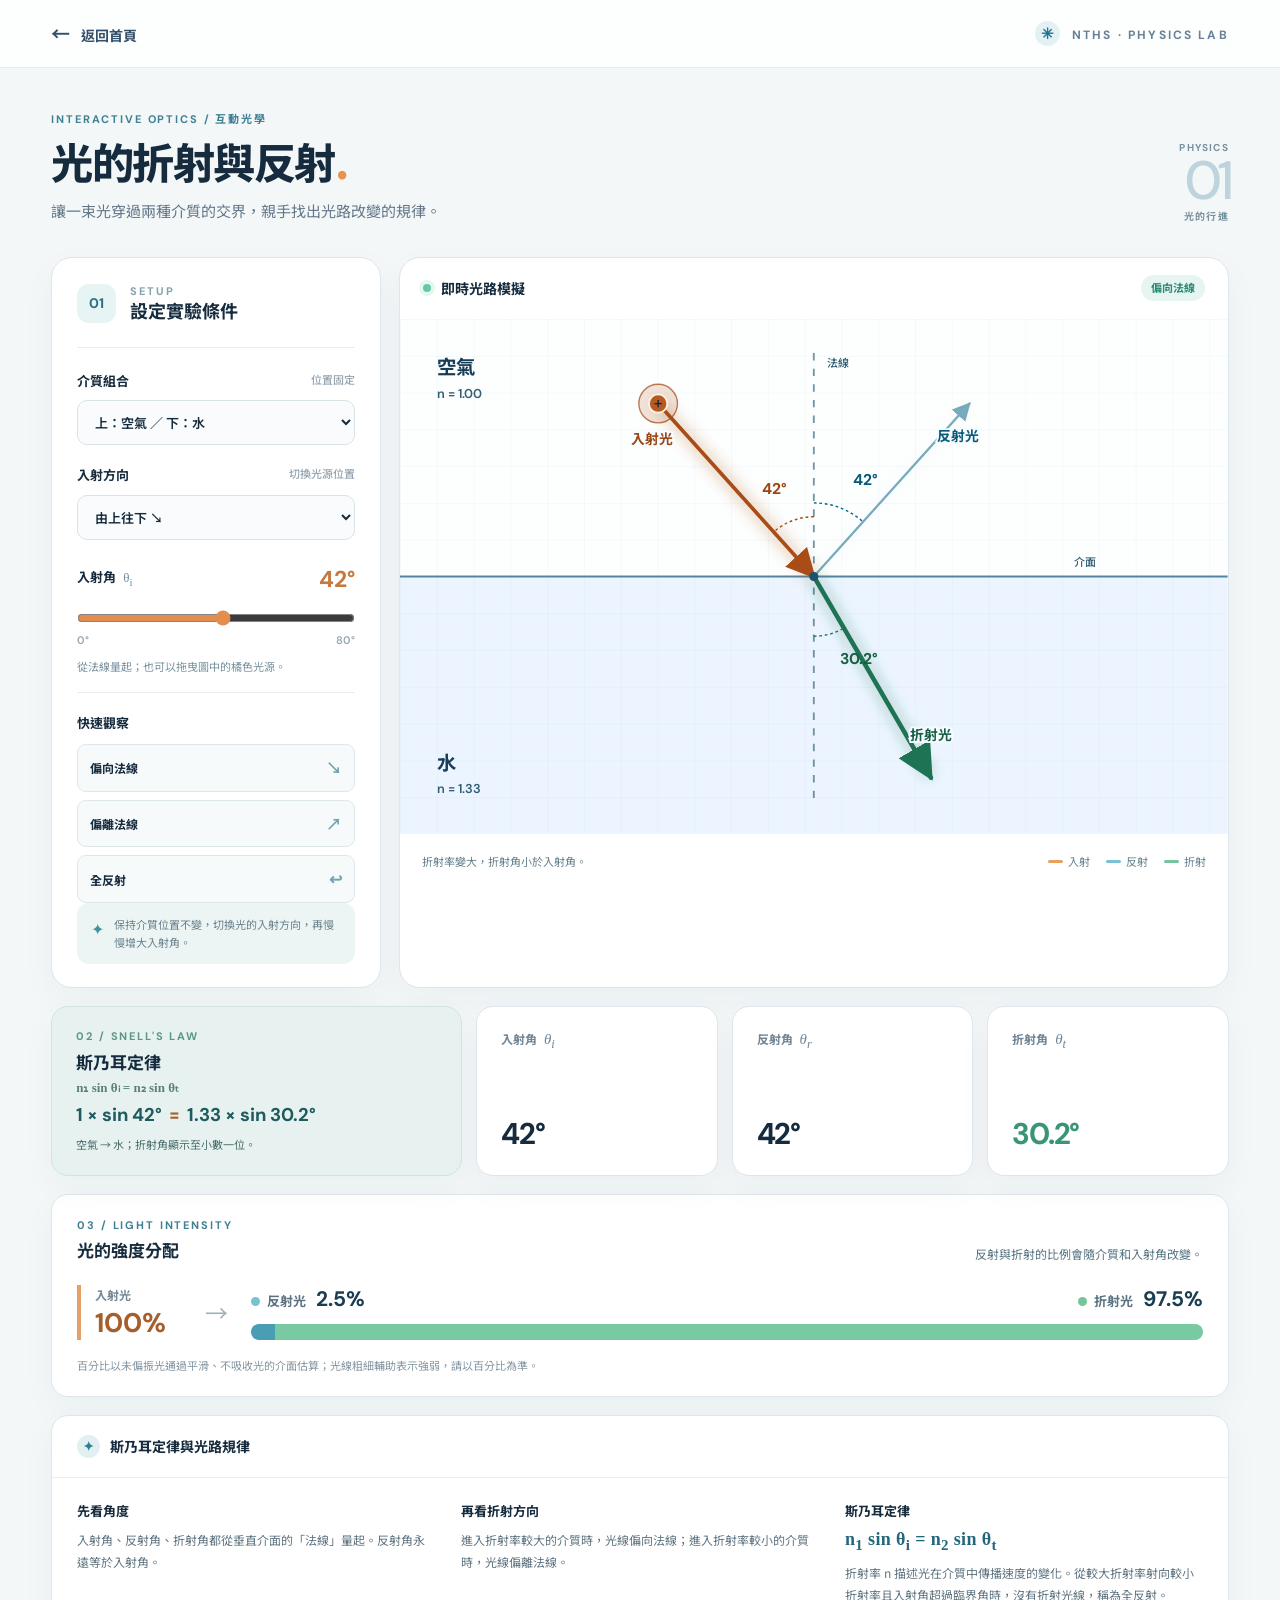
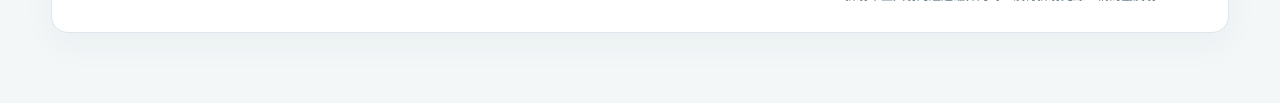
<file: refract/index.html>
<!doctype html>
<html lang="zh-Hant">
<head>
  <meta charset="utf-8">
  <meta name="viewport" content="width=device-width, initial-scale=1">
  <meta name="description" content="拖曳入射光線，觀察光在兩種介質間的反射、折射與全反射。">
  <title>光的折射與反射｜互動光路實驗室</title>
  <link rel="preconnect" href="https://fonts.googleapis.com">
  <link rel="preconnect" href="https://fonts.gstatic.com" crossorigin>
  <link href="https://fonts.googleapis.com/css2?family=DM+Sans:wght@400;500;600;700&family=Noto+Sans+TC:wght@400;500;600;700;800&display=swap" rel="stylesheet">
  <link rel="stylesheet" href="style.css">
  <script src="script.js" defer></script>
</head>
<body>
  <a class="skip-link" href="#lab">跳至光路模擬器</a>
  <header class="site-header">
    <a class="home-link" href="../index.html"><span aria-hidden="true">←</span> 返回首頁</a>
    <span class="site-name"><span class="site-mark" aria-hidden="true">✳</span> NTHS · PHYSICS LAB</span>
  </header>

  <main id="lab" class="page-shell">
    <div class="page-heading">
      <div>
        <p class="eyebrow">INTERACTIVE OPTICS / 互動光學</p>
        <h1>光的折射與反射<span class="title-dot">.</span></h1>
        <p class="lead">讓一束光穿過兩種介質的交界，親手找出光路改變的規律。</p>
      </div>
      <div class="lesson-index" aria-label="物理科互動單元"><span>PHYSICS</span><strong>01</strong><span>光的行進</span></div>
    </div>

    <div class="lab-layout">
      <aside class="control-panel" aria-labelledby="controls-title">
        <div class="panel-title"><span class="panel-number">01</span><div><p class="eyebrow">SETUP</p><h2 id="controls-title">設定實驗條件</h2></div></div>
        <div class="control-group">
          <label for="medium-pair">介質組合 <span class="medium-role">位置固定</span></label>
          <select id="medium-pair">
            <option value="air-water">上：空氣 ／ 下：水</option>
            <option value="air-glass">上：空氣 ／ 下：玻璃</option>
            <option value="water-glass">上：水 ／ 下：玻璃</option>
          </select>
        </div>
        <div class="control-group">
          <label for="ray-direction">入射方向 <span class="medium-role">切換光源位置</span></label>
          <select id="ray-direction">
            <option value="down">由上往下 ↘</option>
            <option value="up">由下往上 ↗</option>
          </select>
        </div>
        <div class="control-group angle-group">
          <div class="label-row"><label for="angle-range">入射角 <span class="math-symbol">θ<sub>i</sub></span></label><output id="angle-output" for="angle-range">42°</output></div>
          <input id="angle-range" type="range" min="0" max="80" step="1" value="42" aria-describedby="angle-help">
          <div class="range-ends"><span>0°</span><span>80°</span></div>
          <p class="control-hint" id="angle-help">從法線量起；也可以拖曳圖中的橘色光源。</p>
        </div>
        <div class="preset-area">
          <p class="preset-label">快速觀察</p>
          <div class="preset-buttons">
            <button type="button" data-preset="bend-in">偏向法線 <span aria-hidden="true">↘</span></button>
            <button type="button" data-preset="bend-out">偏離法線 <span aria-hidden="true">↗</span></button>
            <button type="button" data-preset="tir">全反射 <span aria-hidden="true">↩</span></button>
          </div>
        </div>
        <div class="control-footnote"><span aria-hidden="true">✦</span><p>保持介質位置不變，切換光的入射方向，再慢慢增大入射角。</p></div>
      </aside>

      <section class="experiment-panel" aria-labelledby="diagram-title">
        <div class="stage-heading"><div><span class="live-dot" aria-hidden="true"></span><h2 id="diagram-title">即時光路模擬</h2></div><span class="stage-tag" id="stage-tag">折射中</span></div>
        <div class="diagram-wrap">
          <svg id="ray-diagram" viewBox="0 0 900 560" role="img" aria-labelledby="diagram-title diagram-description">
            <desc id="diagram-description">光從上方空氣以 42 度入射下方水面，同時產生反射與折射。可拖曳橘色光源改變入射角。</desc>
            <defs>
              <pattern id="grid" width="40" height="40" patternUnits="userSpaceOnUse"><path d="M 40 0 L 0 0 0 40" fill="none" stroke="#4a7e99" stroke-opacity=".09" stroke-width="1"/></pattern>
              <filter id="ray-glow" x="-100%" y="-100%" width="300%" height="300%"><feGaussianBlur stdDeviation="7"/></filter>
              <marker id="arrow-incident" viewBox="0 0 10 10" refX="9" refY="5" markerWidth="8" markerHeight="8" orient="auto"><path d="M 0 0 L 10 5 L 0 10 z" fill="#a84d17"/></marker>
              <marker id="arrow-reflected" viewBox="0 0 10 10" refX="9" refY="5" markerWidth="8" markerHeight="8" orient="auto"><path d="M 0 0 L 10 5 L 0 10 z" fill="#096486"/></marker>
              <marker id="arrow-refracted" viewBox="0 0 10 10" refX="9" refY="5" markerWidth="8" markerHeight="8" orient="auto"><path d="M 0 0 L 10 5 L 0 10 z" fill="#1e7354"/></marker>
            </defs>
            <rect id="upper-field" width="900" height="280" fill="#FDFFFF"/>
            <rect id="lower-field" y="280" width="900" height="280" fill="#ECF5FF"/>
            <rect width="900" height="560" fill="url(#grid)"/>
            <path id="interface-line" d="M 0 280 H 900" stroke="#39718d" stroke-opacity=".85" stroke-width="2"/>
            <path d="M 450 37 V 523" stroke="#476f86" stroke-opacity=".75" stroke-width="2" stroke-dasharray="8 9"/>
            <text x="464" y="52" class="diagram-minor">法線</text>
            <text x="40" y="60" class="diagram-medium" id="upper-label">空氣</text>
            <text x="40" y="86" class="diagram-index" id="upper-index">n = 1.00</text>
            <text x="40" y="490" class="diagram-medium" id="lower-label">水</text>
            <text x="40" y="516" class="diagram-index" id="lower-index">n = 1.33</text>
            <text x="733" y="269" class="diagram-minor">介面</text>
            <g id="rays">
              <path id="incident-glow" class="ray-glow"/>
              <path id="reflected-glow" class="ray-glow"/>
              <path id="refracted-glow" class="ray-glow"/>
              <path id="incident-ray" class="ray incident" marker-end="url(#arrow-incident)"/>
              <path id="reflected-ray" class="ray reflected" marker-end="url(#arrow-reflected)"/>
              <path id="refracted-ray" class="ray refracted" marker-end="url(#arrow-refracted)"/>
            </g>
            <g id="angle-guides">
              <path id="incident-arc" class="angle-arc incident-stroke"/>
              <path id="reflected-arc" class="angle-arc reflected-stroke"/>
              <path id="refracted-arc" class="angle-arc refracted-stroke"/>
              <text id="incident-angle-label" class="angle-text incident-fill">42°</text>
              <text id="reflected-angle-label" class="angle-text reflected-fill">42°</text>
              <text id="refracted-angle-label" class="angle-text refracted-fill">30°</text>
            </g>
            <circle cx="450" cy="280" r="5" fill="#1c526c"/>
            <g id="source-handle" class="source-handle" role="button" tabindex="0" aria-label="拖曳光源調整入射角；也可以使用入射角滑桿">
              <circle class="handle-hit" r="32" fill="transparent"/>
              <circle class="handle-halo" r="21"/>
              <circle class="handle-core" r="10"/>
              <path d="M -4 0 H 4 M 0 -4 V 4" stroke="#11253a" stroke-width="1.5"/>
            </g>
            <text id="incident-ray-name" class="ray-name incident-fill">入射光</text>
            <text id="reflected-ray-name" class="ray-name reflected-fill">反射光</text>
            <text id="refracted-ray-name" class="ray-name refracted-fill">折射光</text>
          </svg>
        </div>
        <div class="diagram-bottom"><p id="stage-note">拖曳橘色光源，觀察反射光與折射光如何移動。</p><div class="legend"><span><i class="legend-line incident-bg"></i>入射</span><span><i class="legend-line reflected-bg"></i>反射</span><span><i class="legend-line refracted-bg"></i>折射</span></div></div>
      </section>
    </div>

    <section class="result-section" aria-labelledby="snell-title">
      <div class="snell-card"><p class="eyebrow">02 / SNELL'S LAW</p><h2 id="snell-title">斯乃耳定律</h2><p id="snell-symbolic" class="snell-symbolic">n₁ sin θᵢ = n₂ sin θₜ</p><div class="snell-equation" aria-live="polite"><span id="snell-left">1 × sin 42°</span><span id="snell-relation">=</span><span id="snell-right">1.33 × sin 30.2°</span></div><p id="snell-note" class="snell-note">空氣 → 水；折射角顯示至小數一位。</p></div>
      <div class="stat-card"><span>入射角 <em>θ<sub>i</sub></em></span><strong id="incident-value">42°</strong></div>
      <div class="stat-card"><span>反射角 <em>θ<sub>r</sub></em></span><strong id="reflected-value">42°</strong></div>
      <div class="stat-card"><span>折射角 <em>θ<sub>t</sub></em></span><strong id="refracted-value">30.2°</strong></div>
    </section>

    <section class="intensity-panel" aria-labelledby="intensity-title">
      <div class="intensity-heading"><div><p class="eyebrow">03 / LIGHT INTENSITY</p><h2 id="intensity-title">光的強度分配</h2></div><p id="intensity-status" aria-live="polite">一部分光被反射，其餘進入另一種介質。</p></div>
      <div class="intensity-flow">
        <div class="incident-total"><span>入射光</span><strong>100%</strong></div>
        <span class="flow-arrow" aria-hidden="true">→</span>
        <div class="intensity-result">
          <div class="intensity-values"><span><i class="intensity-dot reflected-bg"></i>反射光 <strong id="reflection-percent">—</strong></span><span><i class="intensity-dot refracted-bg"></i>折射光 <strong id="transmission-percent">—</strong></span></div>
          <div class="intensity-bar" id="intensity-bar" role="img" aria-label="反射光與折射光的強度比例"><span id="reflection-bar" class="reflection-bar"></span><span id="transmission-bar" class="transmission-bar"></span></div>
        </div>
      </div>
      <p class="intensity-note">百分比以未偏振光通過平滑、不吸收光的介面估算；光線粗細輔助表示強弱，請以百分比為準。</p>
    </section>

    <section class="explain-panel" aria-labelledby="explain-title">
      <div class="explain-heading"><span class="explain-icon" aria-hidden="true">✦</span><h2 id="explain-title">斯乃耳定律與光路規律</h2></div>
      <div class="explain-content">
        <div><h3>先看角度</h3><p>入射角、反射角、折射角都從垂直介面的「法線」量起。反射角永遠等於入射角。</p></div>
        <div><h3>再看折射方向</h3><p>進入折射率較大的介質時，光線偏向法線；進入折射率較小的介質時，光線偏離法線。</p></div>
        <div><h3>斯乃耳定律</h3><p class="formula">n<sub>1</sub> sin θ<sub>i</sub> = n<sub>2</sub> sin θ<sub>t</sub></p><p>折射率 n 描述光在介質中傳播速度的變化。從較大折射率射向較小折射率且入射角超過臨界角時，沒有折射光線，稱為全反射。</p></div>
      </div>
    </section>
  </main>
</body>
</html>
</file>
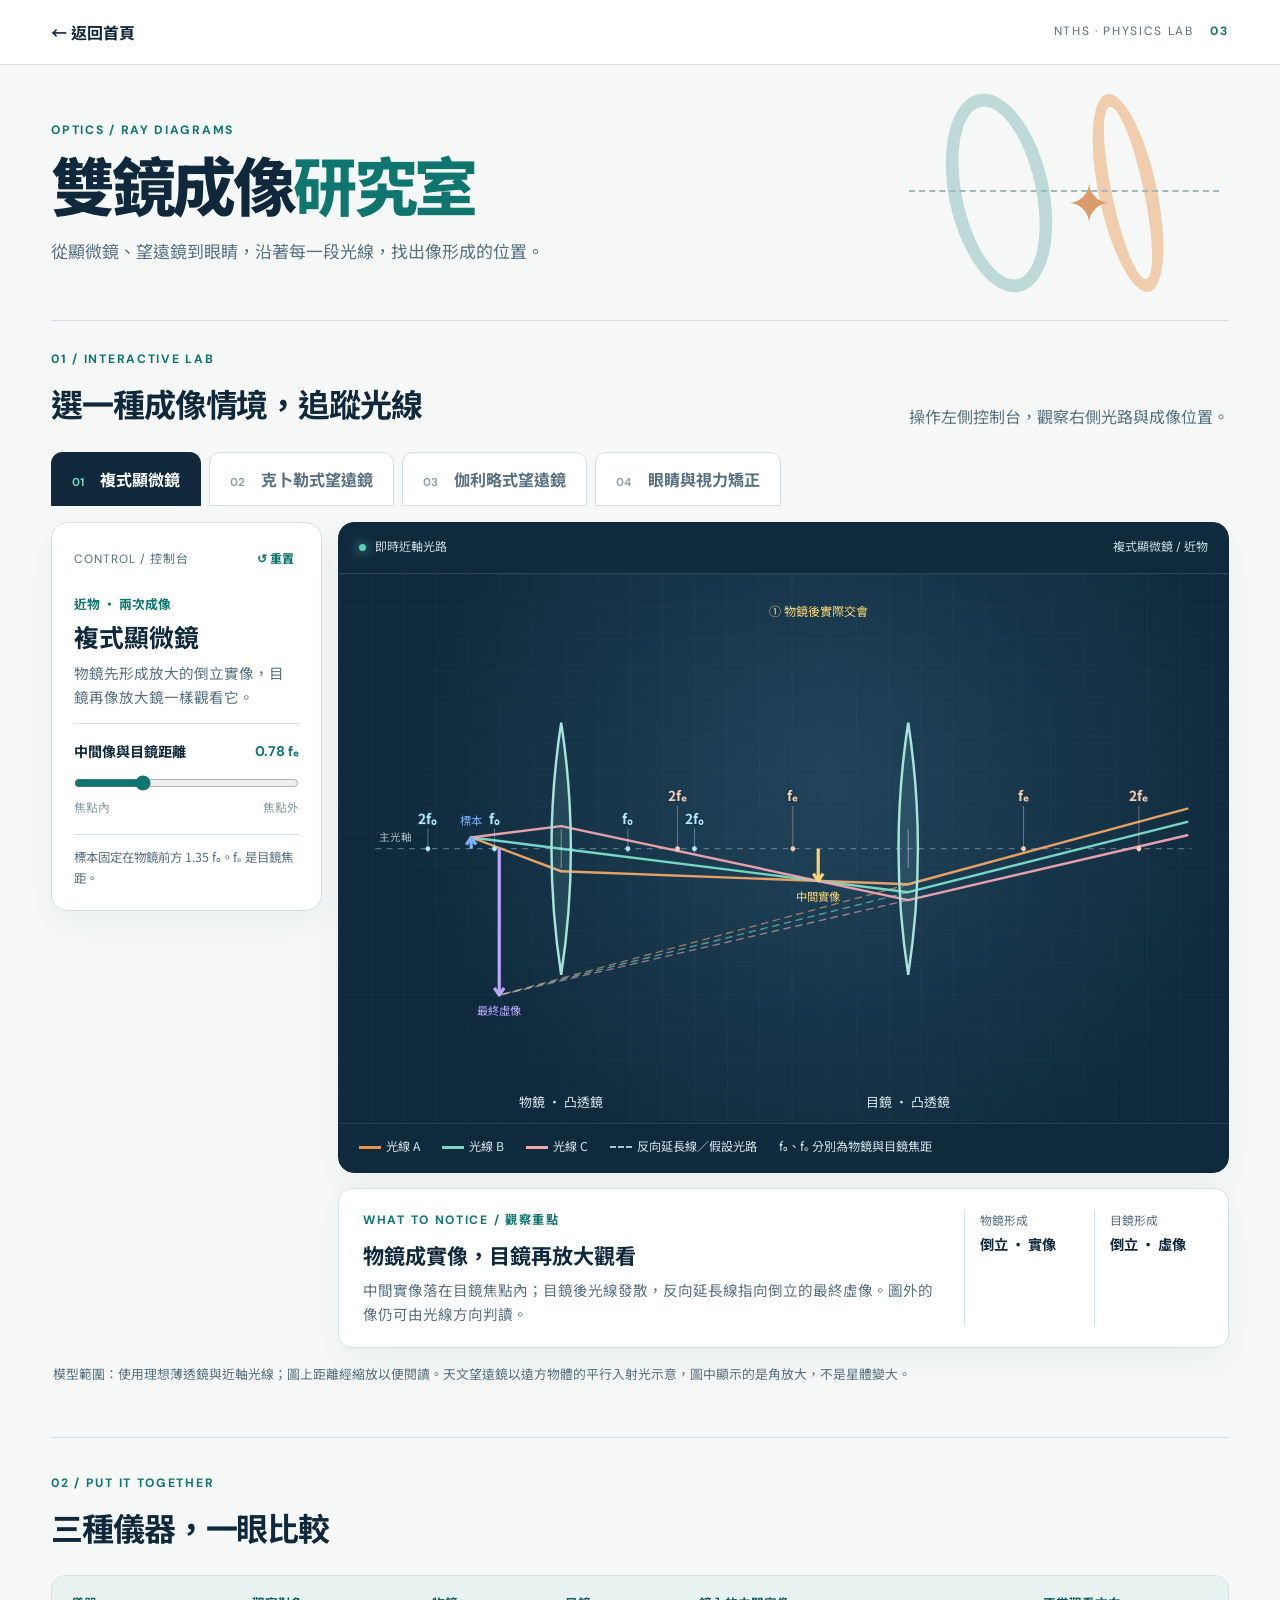
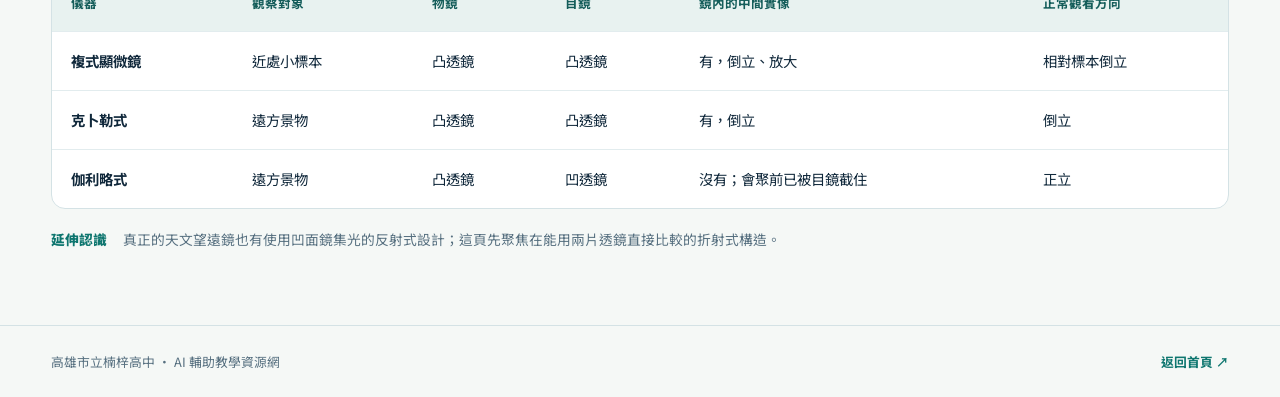
<file: scope/index.html>
<!doctype html>
<html lang="zh-Hant">
<head>
  <meta charset="utf-8">
  <meta name="viewport" content="width=device-width, initial-scale=1">
  <meta name="description" content="探索顯微鏡、望遠鏡與眼睛的成像光路，並比較近視與遠視的鏡片矯正。">
  <title>雙鏡成像研究室｜顯微鏡、望遠鏡與視力矯正</title>
  <link rel="preconnect" href="https://fonts.googleapis.com">
  <link rel="preconnect" href="https://fonts.gstatic.com" crossorigin>
  <link href="https://fonts.googleapis.com/css2?family=DM+Sans:wght@400;500;600;700&family=Noto+Sans+TC:wght@400;500;600;700;800&display=swap" rel="stylesheet">
  <link rel="stylesheet" href="style.css">
  <script src="script.js" defer></script>
</head>
<body>
  <a class="skip-link" href="#lab">跳至互動實驗</a>
  <header class="topbar"><a href="../index.html" class="home-link">← 返回首頁</a><span>NTHS · PHYSICS LAB <b>03</b></span></header>
  <main>
    <section class="intro" aria-labelledby="page-title">
      <div><p class="eyebrow">OPTICS / RAY DIAGRAMS</p><h1 id="page-title">雙鏡成像<span>研究室</span></h1><p class="lead">從顯微鏡、望遠鏡到眼睛，沿著每一段光線，找出像形成的位置。</p></div>
      <div class="intro-mark" aria-hidden="true"><span class="ring ring-one"></span><span class="ring ring-two"></span><span class="axis"></span><span class="spark">✦</span></div>
    </section>
    <section class="lab" id="lab" aria-labelledby="lab-title">
      <div class="section-heading"><div><p class="eyebrow">01 / INTERACTIVE LAB</p><h2 id="lab-title">選一種成像情境，追蹤光線</h2></div><p>操作左側控制台，觀察右側光路與成像位置。</p></div>
      <div class="mode-tabs" role="tablist" aria-label="選擇成像情境">
        <button id="tab-micro" class="mode-tab active" type="button" role="tab" aria-selected="true" aria-controls="mode-panel" data-mode="micro"><span>01</span> 複式顯微鏡</button>
        <button id="tab-kepler" class="mode-tab" type="button" role="tab" aria-selected="false" aria-controls="mode-panel" data-mode="kepler"><span>02</span> 克卜勒式望遠鏡</button>
        <button id="tab-galileo" class="mode-tab" type="button" role="tab" aria-selected="false" aria-controls="mode-panel" data-mode="galileo"><span>03</span> 伽利略式望遠鏡</button>
        <button id="tab-eye" class="mode-tab" type="button" role="tab" aria-selected="false" aria-controls="mode-panel" data-mode="eye"><span>04</span> 眼睛與視力矯正</button>
      </div>
      <div class="lab-grid" id="mode-panel" role="tabpanel" aria-labelledby="tab-micro">
        <aside class="controls" aria-label="實驗控制">
          <div class="panel-title"><span>CONTROL / 控制台</span><button id="reset" type="button" class="text-button">↺ 重置</button></div>
          <div class="mode-note"><p id="mode-kicker">近物 · 兩次成像</p><h3 id="mode-title">複式顯微鏡</h3><p id="mode-description">物鏡先形成放大的倒立實像，目鏡再像放大鏡一樣觀看它。</p></div>
          <div id="micro-controls" class="control-group">
            <label for="micro-focus">中間像與目鏡距離 <output id="micro-focus-value" for="micro-focus">0.78 fₑ</output></label>
            <input id="micro-focus" type="range" min="0.65" max="1.1" step="0.01" value="0.78">
            <div class="range-ends"><span>焦點內</span><span>焦點外</span></div>
          </div>
          <div id="telescope-controls" class="control-group" hidden>
            <label for="focus-offset">鏡筒距離 <output id="focus-value" for="focus-offset">270 單位</output></label>
            <input id="focus-offset" type="range" min="-30" max="30" step="1" value="0">
            <div class="range-ends"><span>鏡距較短</span><span>鏡距較長</span></div>
            <button id="autofocus" type="button" class="focus-button">◎ 一鍵調到遠物準焦</button>
          </div>
          <div id="eye-controls" class="control-group" hidden>
            <fieldset class="eye-options">
              <legend>選擇視力狀況</legend>
              <label><input type="radio" name="vision" value="myopia" checked>近視</label>
              <label><input type="radio" name="vision" value="hyperopia">遠視</label>
            </fieldset>
            <label for="accommodation">睫狀肌調節 <output id="accommodation-value" for="accommodation">0%</output></label>
            <input id="accommodation" type="range" min="0" max="100" step="1" value="0" aria-describedby="control-help">
            <div class="range-ends"><span>放鬆</span><span>收縮</span></div>
          </div>
          <p class="control-help" id="control-help">標本固定在物鏡前方 1.35 fₒ。fₑ 是目鏡焦距。</p>
        </aside>
        <div class="diagram-column">
          <div class="diagram-card"><div class="diagram-top"><div><span class="live-dot"></span> 即時近軸光路</div><span id="diagram-caption">複式顯微鏡 / 近物</span></div>
            <div class="diagram-scroll" role="region" aria-label="近軸光路圖" tabindex="0"><svg id="ray-diagram" viewBox="0 0 1100 680" role="img" aria-labelledby="diagram-title diagram-desc"><title id="diagram-title">雙透鏡成像光路</title><desc id="diagram-desc">調整滑桿後，物鏡與目鏡的光路會更新。下方文字同步說明成像結果。</desc></svg></div>
            <p class="diagram-hint">可左右滑動，查看完整光路。</p>
            <div class="legend"><span><i class="swatch ray-a"></i>光線 A</span><span><i class="swatch ray-b"></i>光線 B</span><span><i class="swatch ray-c"></i>光線 C</span><span id="instrument-dashes"><i class="swatch dashed"></i>反向延長線／假設光路</span><span id="lens-key">fₒ、fₑ 分別為物鏡與目鏡焦距</span><span id="eye-dashes" hidden><i class="swatch dashed"></i>視網膜後方的假想延長線</span></div>
          </div>
          <div class="result" aria-live="polite" aria-atomic="true"><div><p class="eyebrow">WHAT TO NOTICE / 觀察重點</p><h3 id="result-title">物鏡先做出中間實像</h3><p id="result-description">光線經物鏡後實際交會，再由目鏡發散進入眼睛。</p></div><div class="result-facts"><div><span id="fact-one-label">中間像</span><strong id="fact-one">倒立 · 實像</strong></div><div><span id="fact-two-label">最終像</span><strong id="fact-two">放大 · 虛像</strong></div></div></div>
        </div>
      </div>
      <p class="model-note" id="instrument-model">模型範圍：使用理想薄透鏡與近軸光線；圖上距離經縮放以便閱讀。天文望遠鏡以遠方物體的平行入射光示意，圖中顯示的是角放大，不是星體變大。</p>
      <p class="model-note" id="eye-model" hidden>角膜與水晶體合併為等效透鏡。透鏡變凸示意水晶體形狀改變，角膜屈光力固定。滑桿百分比是各情境的示範範圍。<a href="https://openstax.org/books/college-physics/pages/26-2-vision-correction">遠點與視力矯正</a> · <a href="https://pubmed.ncbi.nlm.nih.gov/33491156/">睫狀肌與水晶體調節</a></p>
    </section>
    <section class="compare" aria-labelledby="compare-title"><div class="section-heading"><div><p class="eyebrow">02 / PUT IT TOGETHER</p><h2 id="compare-title">三種儀器，一眼比較</h2></div></div>
      <div class="table-scroll"><table><thead><tr><th scope="col">儀器</th><th scope="col">觀察對象</th><th scope="col">物鏡</th><th scope="col">目鏡</th><th scope="col">鏡內的中間實像</th><th scope="col">正常觀看方向</th></tr></thead><tbody><tr><th scope="row">複式顯微鏡</th><td>近處小標本</td><td>凸透鏡</td><td>凸透鏡</td><td>有，倒立、放大</td><td>相對標本倒立</td></tr><tr><th scope="row">克卜勒式</th><td>遠方景物</td><td>凸透鏡</td><td>凸透鏡</td><td>有，倒立</td><td>倒立</td></tr><tr><th scope="row">伽利略式</th><td>遠方景物</td><td>凸透鏡</td><td>凹透鏡</td><td>沒有；會聚前已被目鏡截住</td><td>正立</td></tr></tbody></table></div>
      <div class="extension"><span>延伸認識</span><p>真正的天文望遠鏡也有使用凹面鏡集光的反射式設計；這頁先聚焦在能用兩片透鏡直接比較的折射式構造。</p></div>
    </section>
  </main>
  <footer>高雄市立楠梓高中 · AI 輔助教學資源網 <a href="../index.html">返回首頁 ↗</a></footer>
</body>
</html>
</file>
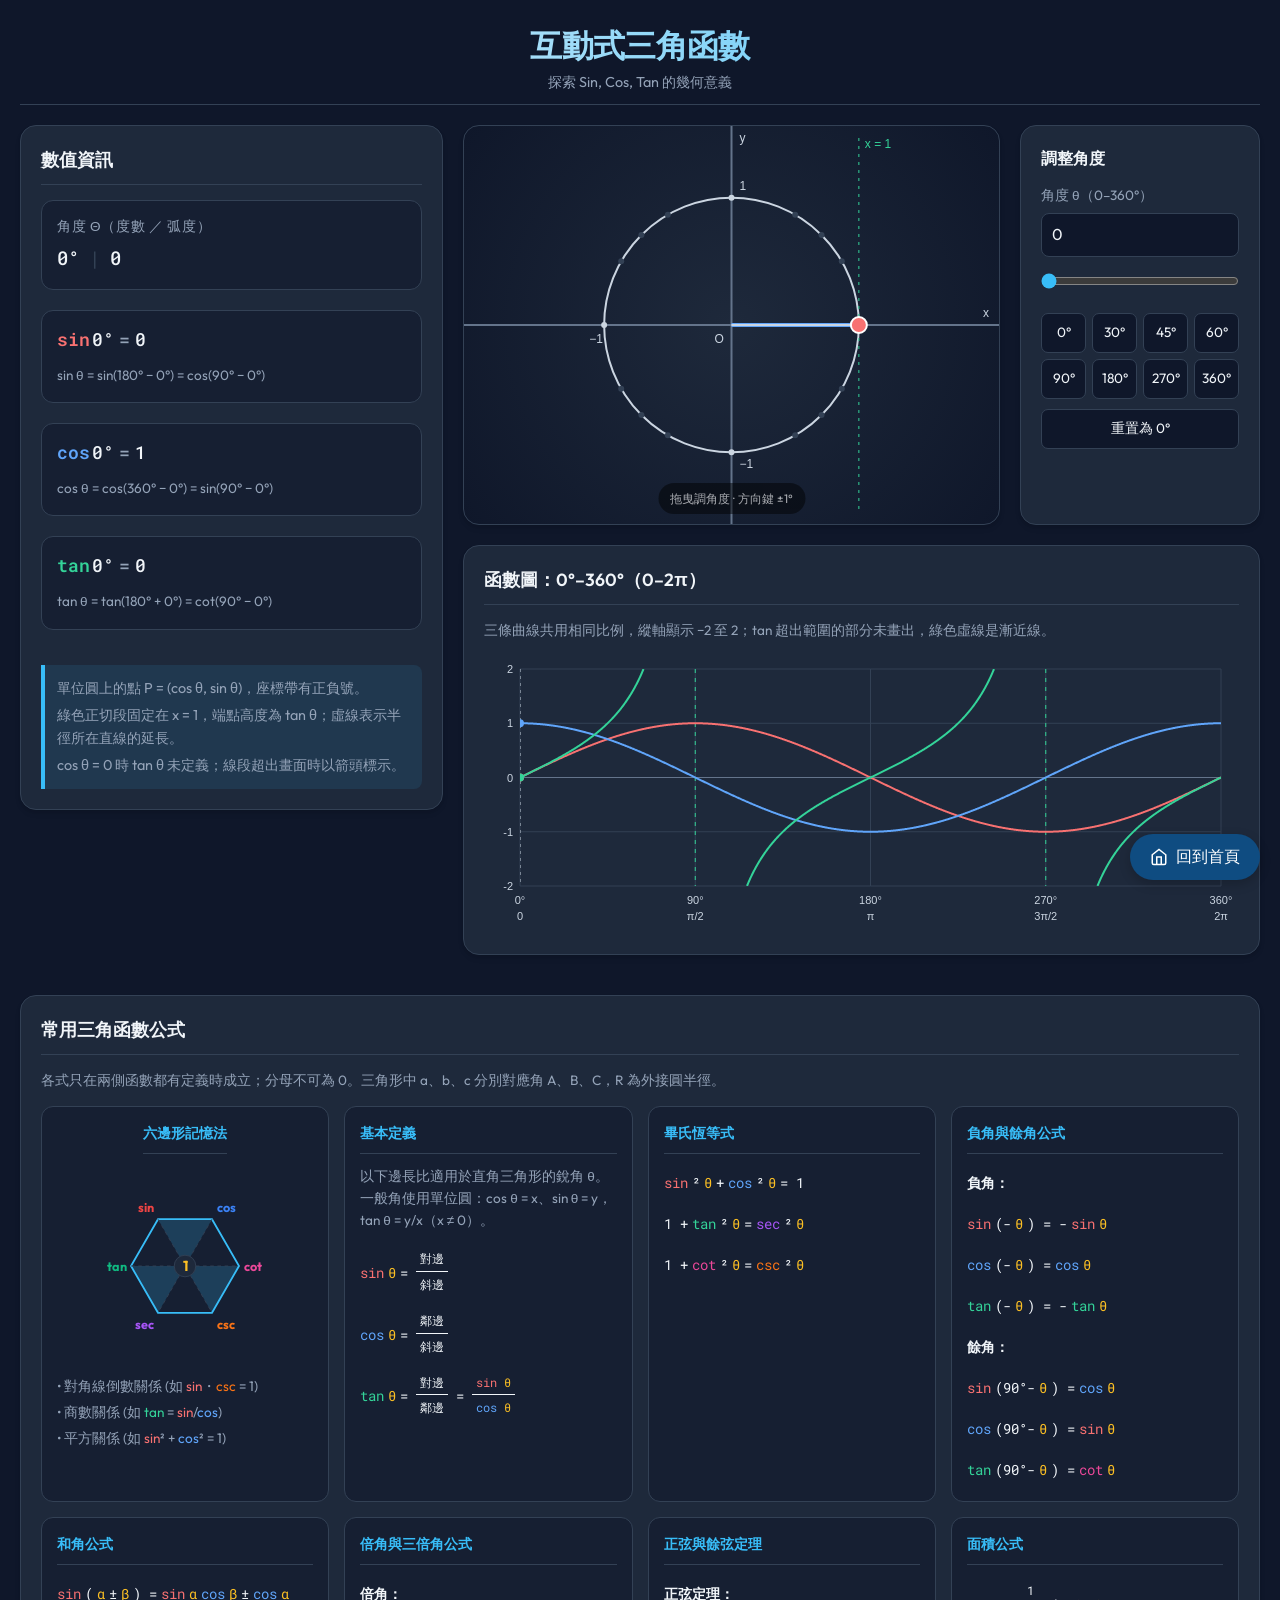
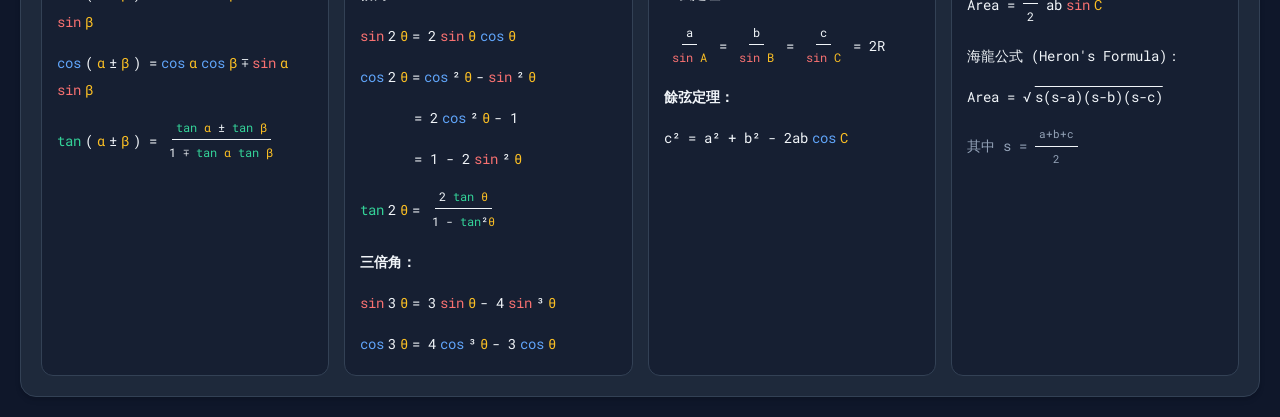
<file: Trigono/index.html>
<!DOCTYPE html>
<html lang="zh-TW">

<head>
    <meta charset="UTF-8">
    <meta name="viewport" content="width=device-width, initial-scale=1.0">
    <title>互動式三角函數教學 | Interactive Trigonometry</title>
    <link rel="stylesheet" href="style.css">
    <!-- Google Fonts for premium typography -->
    <link rel="preconnect" href="https://fonts.googleapis.com">
    <link rel="preconnect" href="https://fonts.gstatic.com" crossorigin>
    <link
        href="https://fonts.googleapis.com/css2?family=Outfit:wght@300;400;500;600;700&family=Roboto+Mono:wght@400;500&display=swap"
        rel="stylesheet">
</head>

<body>
    <div class="app-container">
        <!-- Header -->
        <header class="main-header">
            <h1>互動式三角函數</h1>
            <p class="subtitle">探索 Sin, Cos, Tan 的幾何意義</p>
        </header>

        <!-- Main Content Grid -->
        <main class="main-grid">

            <!-- Left Panel: Info & Values -->
            <section class="panel info-panel">
                <div class="panel-header">
                    <h2>數值資訊</h2>
                </div>
                <div class="value-group">
                    <div class="value-item">
                        <span class="label">角度 θ（度數 ／ 弧度）</span>
                        <div class="value-display"><span id="angle-deg">0°</span><span class="divider">|</span><span id="angle-rad">0</span></div>
                    </div>
                    <div class="value-item">
                        <div class="value-display math-font func-row">
                            <span class="func-label highlight-sin">sin</span><span class="current-angle">0°</span>
                            <span class="func-eq" id="eq-sin">=</span><span id="val-sin">0</span>
                        </div>
                        <div class="identity-row" id="identity-sin"></div>
                    </div>
                    <div class="value-item">
                        <div class="value-display math-font func-row">
                            <span class="func-label highlight-cos">cos</span><span class="current-angle">0°</span>
                            <span class="func-eq" id="eq-cos">=</span><span id="val-cos">1</span>
                        </div>
                        <div class="identity-row" id="identity-cos"></div>
                    </div>
                    <div class="value-item">
                        <div class="value-display math-font func-row">
                            <span class="func-label highlight-tan">tan</span><span class="current-angle">0°</span>
                            <span class="func-eq" id="eq-tan">=</span><span id="val-tan">0</span>
                        </div>
                        <div class="identity-row" id="identity-tan"></div>
                    </div>
                </div>
                <div class="info-note">
                    <p>單位圓上的點 P = (cos θ, sin θ)，座標帶有正負號。</p>
                    <p>綠色正切段固定在 x = 1，端點高度為 tan θ；虛線表示半徑所在直線的延長。</p>
                    <p>cos θ = 0 時 tan θ 未定義；線段超出畫面時以箭頭標示。</p>
                </div>
            </section>

            <!-- Right Column: Visualization & Graphs -->
            <div class="right-column">
                <!-- Top Row: Unit Circle & Controls -->
                <div class="visualization-row">
                    <!-- Unit Circle Interaction -->
                    <section class="panel visualization-panel">
                        <div class="canvas-container" id="unit-circle-container">
                            <canvas id="unit-circle-canvas" tabindex="0" role="slider" aria-label="單位圓角度，方向鍵調整一度，Shift 加方向鍵調整十五度" aria-valuemin="0" aria-valuemax="360" aria-valuenow="0">可使用下方的角度輸入與滑桿調整角度。</canvas>
                            <div class="overlay-instruction">拖曳調角度 · 方向鍵 ±1°</div>
                        </div>
                    </section>

                    <!-- New Right Panel: Controls -->
                    <section class="panel controls-panel">
                        <div class="angle-controls">
                            <h3>調整角度</h3>
                            <label for="angle-input">角度 θ（0–360°）</label>
                            <input id="angle-input" type="number" min="0" max="360" step="0.01" value="0">
                            <input id="angle-slider" type="range" min="0" max="360" step="0.01" value="0" aria-label="角度 θ">
                            <div class="angle-presets" aria-label="常用角度">
                                <button type="button" data-angle="0">0°</button>
                                <button type="button" data-angle="30">30°</button>
                                <button type="button" data-angle="45">45°</button>
                                <button type="button" data-angle="60">60°</button>
                                <button type="button" data-angle="90">90°</button>
                                <button type="button" data-angle="180">180°</button>
                                <button type="button" data-angle="270">270°</button>
                                <button type="button" data-angle="360">360°</button>
                            </div>
                            <button type="button" id="reset-angle">重置為 0°</button>
                        </div>
                    </section>
                </div>

                <!-- Bottom: Function Graphs -->
                <section class="panel graph-panel">
                    <div class="panel-header"><h2>函數圖：0°–360°（0–2π）</h2></div>
                    <p class="graph-note">三條曲線共用相同比例，縱軸顯示 −2 至 2；tan 超出範圍的部分未畫出，綠色虛線是漸近線。</p>
                    <div class="canvas-container wide" id="wave-graph-container">
                        <canvas id="wave-graph-canvas"></canvas>
                    </div>
                </section>
            </div>

            <!-- 公式面板 Formula Panel -->
            <section class="panel formula-panel">
                <div class="panel-header">
                    <h2>常用三角函數公式</h2>
                </div>
                <p class="formula-note">各式只在兩側函數都有定義時成立；分母不可為 0。三角形中 a、b、c 分別對應角 A、B、C，R 為外接圓半徑。</p>
                <div class="formula-grid">
                    <!-- 六邊形記憶法 Hexagon Mnemonic -->
                    <div class="formula-group hexagon-group">
                        <h3>六邊形記憶法</h3>
                        <svg class="hexagon-svg" viewBox="0 0 200 200" xmlns="http://www.w3.org/2000/svg">
                            <!-- 六邊形邊框 (Flat-topped) -->
                            <polygon points="160,100 130,152 70,152 40,100 70,48 130,48" fill="none" stroke="#38bdf8"
                                stroke-width="2" />

                            <!-- 陰影三角形 (Pythagorean Triangles) -->
                            <polygon points="70,48 130,48 100,100" fill="#38bdf8" opacity="0.2" />
                            <polygon points="100,100 160,100 130,152" fill="#38bdf8" opacity="0.2" />
                            <polygon points="40,100 100,100 70,152" fill="#38bdf8" opacity="0.2" />

                            <!-- 對角線 (Reciprocal Relationships) -->
                            <line x1="70" y1="48" x2="130" y2="152" stroke="#334155" stroke-width="1"
                                stroke-dasharray="4" />
                            <line x1="130" y1="48" x2="70" y2="152" stroke="#334155" stroke-width="1"
                                stroke-dasharray="4" />
                            <line x1="40" y1="100" x2="160" y2="100" stroke="#334155" stroke-width="1"
                                stroke-dasharray="4" />

                            <!-- 中心 "1" -->
                            <circle cx="100" cy="100" r="12" fill="#1e293b" stroke="#334155" />
                            <text x="100" y="105" text-anchor="middle" fill="#fbbf24" font-size="16"
                                font-weight="bold">1</text>

                            <!-- 頂點標籤 -->
                            <text x="65" y="40" text-anchor="end" fill="#ef4444" font-size="14"
                                font-weight="bold">sin</text>
                            <text x="135" y="40" text-anchor="start" fill="#3b82f6" font-size="14"
                                font-weight="bold">cos</text>
                            <text x="35" y="105" text-anchor="end" fill="#10b981" font-size="14"
                                font-weight="bold">tan</text>
                            <text x="165" y="105" text-anchor="start" fill="#ec4899" font-size="14"
                                font-weight="bold">cot</text>
                            <text x="65" y="170" text-anchor="end" fill="#a855f7" font-size="14"
                                font-weight="bold">sec</text>
                            <text x="135" y="170" text-anchor="start" fill="#f97316" font-size="14"
                                font-weight="bold">csc</text>
                        </svg>
                        <div class="hexagon-rules">
                            <div class="rule">• 對角線倒數關係 (如 <span class="highlight-sin">sin</span>・<span
                                    class="highlight-csc">csc</span> = 1)</div>
                            <div class="rule">• 商數關係 (如 <span class="highlight-tan">tan</span> = <span
                                    class="highlight-sin">sin</span>/<span class="highlight-cos">cos</span>)</div>
                            <div class="rule">• 平方關係 (如 <span class="highlight-sin">sin</span>² + <span
                                    class="highlight-cos">cos</span>² = 1)</div>
                        </div>
                    </div>

                    <!-- 基本定義 -->
                    <div class="formula-group">
                        <h3>基本定義</h3>
                        <p class="formula-note">以下邊長比適用於直角三角形的銳角 θ。一般角使用單位圓：cos θ = x、sin θ = y，tan θ = y/x（x ≠ 0）。</p>
                        <div class="formula"><span class="highlight-sin">sin</span> <span
                                class="highlight-angle">θ</span> = <span class="frac"><span class="num">對邊</span><span
                                    class="den">斜邊</span></span></div>
                        <div class="formula"><span class="highlight-cos">cos</span> <span
                                class="highlight-angle">θ</span> = <span class="frac"><span class="num">鄰邊</span><span
                                    class="den">斜邊</span></span></div>
                        <div class="formula"><span class="highlight-tan">tan</span> <span
                                class="highlight-angle">θ</span> = <span class="frac"><span class="num">對邊</span><span
                                    class="den">鄰邊</span></span> = <span class="frac"><span class="num"><span
                                        class="highlight-sin">sin</span>
                                    <span class="highlight-angle">θ</span></span><span class="den"><span
                                        class="highlight-cos">cos</span> <span
                                        class="highlight-angle">θ</span></span></span></div>
                    </div>

                    <!-- 畢氏定理 -->
                    <div class="formula-group">
                        <h3>畢氏恆等式</h3>
                        <div class="formula"><span class="highlight-sin">sin</span>²<span
                                class="highlight-angle">θ</span> + <span class="highlight-cos">cos</span>²<span
                                class="highlight-angle">θ</span> = 1</div>
                        <div class="formula">1 + <span class="highlight-tan">tan</span>²<span
                                class="highlight-angle">θ</span> = <span class="highlight-sec">sec</span>²<span
                                class="highlight-angle">θ</span></div>
                        <div class="formula">1 + <span class="highlight-cot">cot</span>²<span
                                class="highlight-angle">θ</span> = <span class="highlight-csc">csc</span>²<span
                                class="highlight-angle">θ</span></div>
                    </div>

                    <!-- 負角與餘角公式 (整合) -->
                    <div class="formula-group">
                        <h3>負角與餘角公式</h3>
                        <!-- 負角 -->
                        <div class="formula"><strong>負角：</strong></div>
                        <div class="formula"><span class="highlight-sin">sin</span>(-<span
                                class="highlight-angle">θ</span>) = -<span class="highlight-sin">sin</span> <span
                                class="highlight-angle">θ</span></div>
                        <div class="formula"><span class="highlight-cos">cos</span>(-<span
                                class="highlight-angle">θ</span>) = <span class="highlight-cos">cos</span> <span
                                class="highlight-angle">θ</span></div>
                        <div class="formula"><span class="highlight-tan">tan</span>(-<span
                                class="highlight-angle">θ</span>) = -<span class="highlight-tan">tan</span> <span
                                class="highlight-angle">θ</span></div>
                        <!-- 餘角 -->
                        <div class="formula" style="margin-top: 8px;"><strong>餘角：</strong></div>
                        <div class="formula"><span class="highlight-sin">sin</span>(90°-<span
                                class="highlight-angle">θ</span>) = <span class="highlight-cos">cos</span> <span
                                class="highlight-angle">θ</span></div>
                        <div class="formula"><span class="highlight-cos">cos</span>(90°-<span
                                class="highlight-angle">θ</span>) = <span class="highlight-sin">sin</span> <span
                                class="highlight-angle">θ</span></div>
                        <div class="formula"><span class="highlight-tan">tan</span>(90°-<span
                                class="highlight-angle">θ</span>) = <span class="highlight-cot">cot</span> <span
                                class="highlight-angle">θ</span></div>
                    </div>

                    <!-- 和角公式 -->
                    <div class="formula-group">
                        <h3>和角公式</h3>
                        <div class="formula"><span class="highlight-sin">sin</span>(<span
                                class="highlight-angle">α</span> ± <span class="highlight-angle">β</span>) = <span
                                class="highlight-sin">sin</span> <span class="highlight-angle">α</span> <span
                                class="highlight-cos">cos</span> <span class="highlight-angle">β</span> ± <span
                                class="highlight-cos">cos</span> <span class="highlight-angle">α</span> <span
                                class="highlight-sin">sin</span> <span class="highlight-angle">β</span></div>
                        <div class="formula"><span class="highlight-cos">cos</span>(<span
                                class="highlight-angle">α</span> ± <span class="highlight-angle">β</span>) = <span
                                class="highlight-cos">cos</span> <span class="highlight-angle">α</span> <span
                                class="highlight-cos">cos</span> <span class="highlight-angle">β</span> ∓ <span
                                class="highlight-sin">sin</span> <span class="highlight-angle">α</span> <span
                                class="highlight-sin">sin</span> <span class="highlight-angle">β</span></div>
                        <div class="formula"><span class="highlight-tan">tan</span>(<span
                                class="highlight-angle">α</span> ± <span class="highlight-angle">β</span>) = <span
                                class="frac"><span class="num"><span class="highlight-tan">tan</span> <span
                                        class="highlight-angle">α</span> ± <span class="highlight-tan">tan</span> <span
                                        class="highlight-angle">β</span></span><span class="den">1 ∓ <span
                                        class="highlight-tan">tan</span> <span class="highlight-angle">α</span> <span
                                        class="highlight-tan">tan</span> <span
                                        class="highlight-angle">β</span></span></span></div>
                    </div>

                    <!-- 倍角與三倍角公式 -->
                    <div class="formula-group">
                        <h3>倍角與三倍角公式</h3>
                        <div class="formula"><strong>倍角：</strong></div>
                        <div class="formula"><span class="highlight-sin">sin</span> 2<span
                                class="highlight-angle">θ</span> = 2 <span class="highlight-sin">sin</span> <span
                                class="highlight-angle">θ</span> <span class="highlight-cos">cos</span> <span
                                class="highlight-angle">θ</span></div>
                        <div class="formula"><span class="highlight-cos">cos</span> 2<span
                                class="highlight-angle">θ</span> = <span class="highlight-cos">cos</span>²<span
                                class="highlight-angle">θ</span> - <span class="highlight-sin">sin</span>²<span
                                class="highlight-angle">θ</span></div>
                        <div class="formula" style="padding-left: 54px;">= 2<span class="highlight-cos">cos</span>²<span
                                class="highlight-angle">θ</span> - 1</div>
                        <div class="formula" style="padding-left: 54px;">= 1 - 2<span
                                class="highlight-sin">sin</span>²<span class="highlight-angle">θ</span></div>
                        <div class="formula"><span class="highlight-tan">tan</span> 2<span
                                class="highlight-angle">θ</span> = <span class="frac"><span class="num">2 <span
                                        class="highlight-tan">tan</span> <span
                                        class="highlight-angle">θ</span></span><span class="den">1 - <span
                                        class="highlight-tan">tan</span>²<span
                                        class="highlight-angle">θ</span></span></span></div>

                        <div class="formula" style="margin-top: 8px;"><strong>三倍角：</strong></div>
                        <div class="formula"><span class="highlight-sin">sin</span> 3<span
                                class="highlight-angle">θ</span> = 3<span class="highlight-sin">sin</span> <span
                                class="highlight-angle">θ</span> - 4<span class="highlight-sin">sin</span>³<span
                                class="highlight-angle">θ</span></div>
                        <div class="formula"><span class="highlight-cos">cos</span> 3<span
                                class="highlight-angle">θ</span> = 4<span class="highlight-cos">cos</span>³<span
                                class="highlight-angle">θ</span> - 3<span class="highlight-cos">cos</span> <span
                                class="highlight-angle">θ</span></div>
                    </div>

                    <!-- 正弦與餘弦定理 -->
                    <div class="formula-group">
                        <h3>正弦與餘弦定理</h3>
                        <div class="formula"><strong>正弦定理：</strong></div>
                        <div class="formula"><span class="frac"><span class="num">a</span><span class="den"><span
                                        class="highlight-sin">sin</span>
                                    <span class="highlight-angle">A</span></span></span> = <span class="frac"><span
                                    class="num">b</span><span class="den"><span class="highlight-sin">sin</span>
                                    <span class="highlight-angle">B</span></span></span> = <span class="frac"><span
                                    class="num">c</span><span class="den"><span class="highlight-sin">sin</span>
                                    <span class="highlight-angle">C</span></span></span> = 2R</div>

                        <div class="formula" style="margin-top: 8px;"><strong>餘弦定理：</strong></div>
                        <div class="formula">c² = a² + b² - 2ab <span class="highlight-cos">cos</span> <span
                                class="highlight-angle">C</span></div>
                    </div>

                    <!-- 面積公式 -->
                    <div class="formula-group">
                        <h3>面積公式</h3>
                        <div class="formula">Area = <span class="frac"><span class="num">1</span><span
                                    class="den">2</span></span>ab <span class="highlight-sin">sin</span> <span
                                class="highlight-angle">C</span></div>
                        <div class="formula">海龍公式 (Heron's Formula)：</div>
                        <div class="formula">Area = √<span style="text-decoration: overline;">s(s-a)(s-b)(s-c)</span>
                        </div>
                        <div class="formula" style="font-size: 0.85em; color: var(--text-secondary);">其中 s = <span
                                class="frac"><span class="num">a+b+c</span><span class="den">2</span></span></div>
                    </div>
                </div>
            </section>

        </main>
    </div>

    <script src="script.js"></script>
    <!-- 返回入口網頁按鈕 -->
    <a href="../index.html" class="back-to-home-btn">
        <svg viewBox="0 0 24 24" fill="none" stroke="currentColor" stroke-width="2">
            <path d="M3 9l9-7 9 7v11a2 2 0 0 1-2 2H5a2 2 0 0 1-2-2z"></path>
            <polyline points="9 22 9 12 15 12 15 22"></polyline>
        </svg>
        回到首頁
    </a>
    <style>
        .back-to-home-btn {
            position: fixed;
            bottom: 20px;
            right: 20px;
            background-color: #0f4c81;
            color: white;
            padding: 10px 20px;
            border-radius: 30px;
            text-decoration: none;
            font-family: 'Noto Sans TC', sans-serif;
            font-weight: 500;
            display: flex;
            align-items: center;
            gap: 8px;
            box-shadow: 0 4px 12px rgba(0, 0, 0, 0.2);
            transition: all 0.3s ease;
            z-index: 9999;
        }

        .back-to-home-btn:hover {
            background-color: #2c7da0;
            transform: translateY(-3px);
            box-shadow: 0 6px 16px rgba(0, 0, 0, 0.3);
        }

        .back-to-home-btn svg {
            width: 18px;
            height: 18px;
        }
    </style>
</body>

</html>
</file>
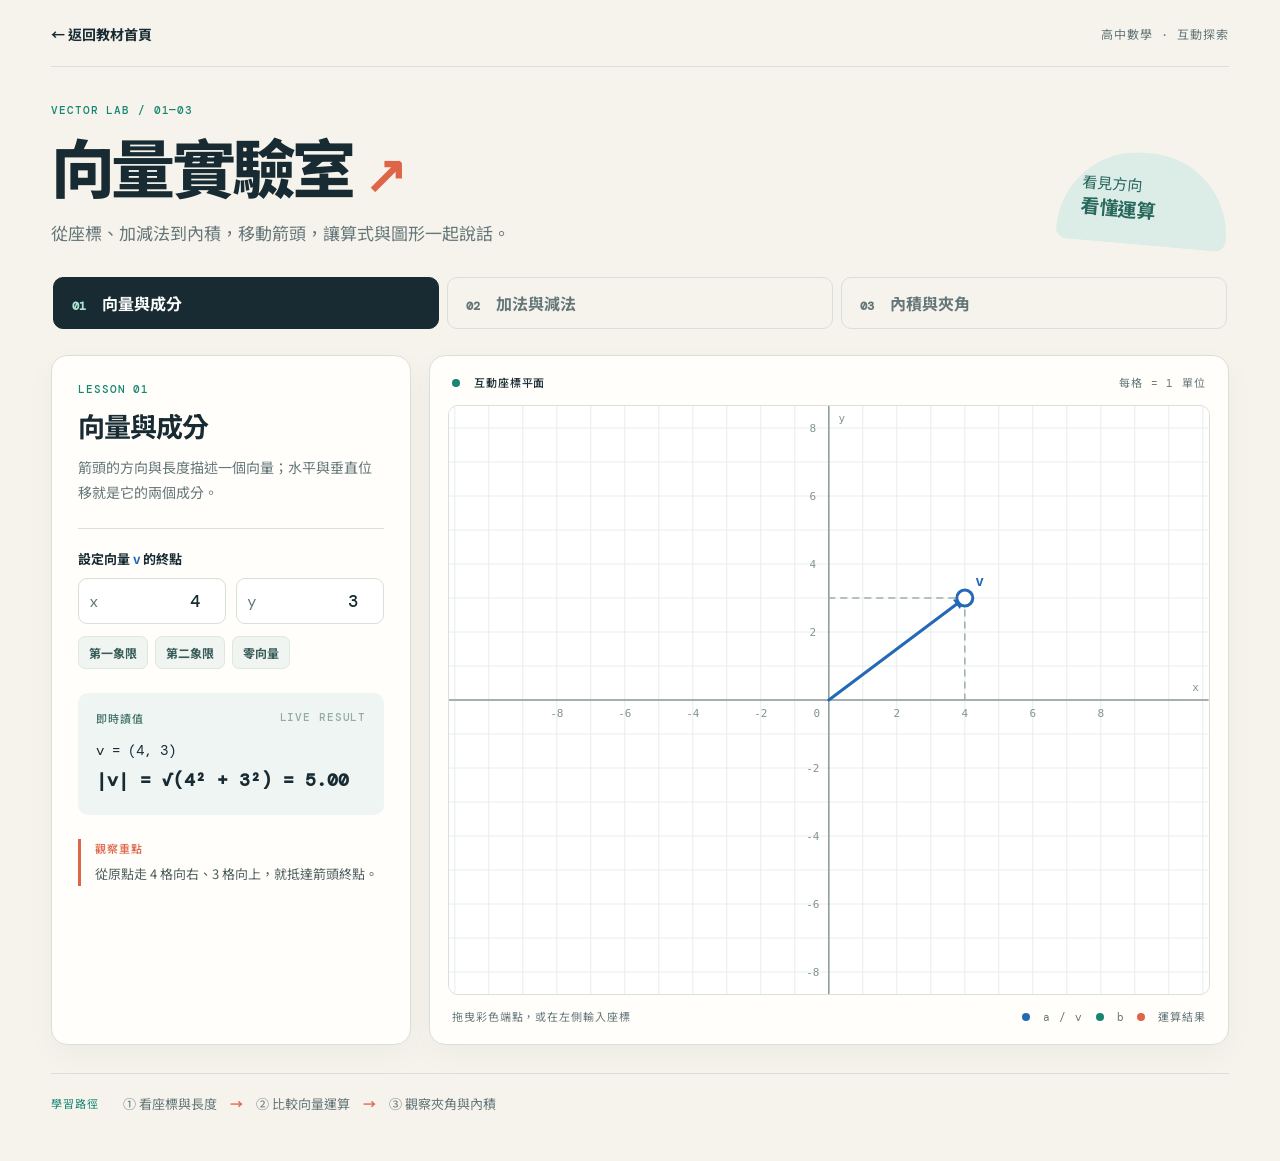
<file: vector/index.html>
<!doctype html>
<html lang="zh-Hant-TW">
<head>
  <meta charset="utf-8">
  <meta name="viewport" content="width=device-width, initial-scale=1">
  <meta name="theme-color" content="#f5f3eb">
  <title>向量實驗室｜高中數學互動教材</title>
  <link rel="stylesheet" href="style.css">
  <script src="script.js" defer></script>
</head>
<body>
  <div class="site-shell">
    <header class="site-header">
      <a class="back-link" href="../index.html">← 返回教材首頁</a>
      <span class="eyebrow">高中數學 · 互動探索</span>
    </header>

    <section class="intro" aria-labelledby="page-title">
      <div>
        <p class="section-kicker">VECTOR LAB / 01—03</p>
        <h1 id="page-title">向量實驗室<span class="title-mark">↗</span></h1>
        <p class="intro-copy">從座標、加減法到內積，移動箭頭，讓算式與圖形一起說話。</p>
      </div>
      <div class="intro-note" aria-hidden="true"><span>看見方向</span><strong>看懂運算</strong></div>
    </section>

    <nav class="unit-nav" aria-label="向量教學單元">
      <button type="button" class="unit-tab active" data-unit="1" aria-current="step"><span>01</span> 向量與成分</button>
      <button type="button" class="unit-tab" data-unit="2"><span>02</span> 加法與減法</button>
      <button type="button" class="unit-tab" data-unit="3"><span>03</span> 內積與夾角</button>
    </nav>

    <main class="workspace">
      <section class="lesson-card" aria-labelledby="lesson-title">
        <div class="lesson-heading">
          <p class="section-kicker" id="lesson-number">LESSON 01</p>
          <h2 id="lesson-title">向量與成分</h2>
          <p id="lesson-description">箭頭的方向與長度描述一個向量；水平與垂直位移就是它的兩個成分。</p>
        </div>

        <div id="controls-one" class="unit-controls">
          <p class="control-caption">設定向量 <strong class="color-a">v</strong> 的終點</p>
          <div class="coordinate-fields" data-vector="v">
            <label>x <input type="number" data-axis="x" min="-8" max="8" step="1" inputmode="numeric" value="4"></label>
            <label>y <input type="number" data-axis="y" min="-8" max="8" step="1" inputmode="numeric" value="3"></label>
          </div>
          <div class="preset-row" aria-label="向量範例">
            <button type="button" class="preset" data-preset="v:4,3">第一象限</button>
            <button type="button" class="preset" data-preset="v:-4,3">第二象限</button>
            <button type="button" class="preset" data-preset="v:0,0">零向量</button>
          </div>
        </div>

        <div id="controls-two" class="unit-controls" hidden>
          <p class="control-caption">切換運算</p>
          <div class="segmented" role="group" aria-label="向量運算">
            <button type="button" class="mode-button active" data-operation="add" aria-pressed="true">a + b</button>
            <button type="button" class="mode-button" data-operation="subtract" aria-pressed="false">a − b</button>
          </div>
          <div class="vector-fields">
            <div><p class="control-caption"><strong class="color-a">a</strong> 的終點</p><div class="coordinate-fields" data-vector="a"><label>x <input type="number" data-axis="x" min="-8" max="8" step="1" inputmode="numeric" value="4"></label><label>y <input type="number" data-axis="y" min="-8" max="8" step="1" inputmode="numeric" value="1"></label></div></div>
            <div><p class="control-caption"><strong class="color-b">b</strong> 的終點</p><div class="coordinate-fields" data-vector="b"><label>x <input type="number" data-axis="x" min="-8" max="8" step="1" inputmode="numeric" value="2"></label><label>y <input type="number" data-axis="y" min="-8" max="8" step="1" inputmode="numeric" value="3"></label></div></div>
          </div>
          <p class="mini-hint" id="operation-hint">把 b 平移到 a 的終點，紅色箭頭就是 a + b。</p>
        </div>

        <div id="controls-three" class="unit-controls" hidden>
          <p class="control-caption"><strong class="color-a">a = (6, 0)</strong> 固定向右；調整 <strong class="color-b">b</strong></p>
          <div class="coordinate-fields" data-vector="dotB">
            <label>x <input type="number" data-axis="x" min="-8" max="8" step="1" inputmode="numeric" value="3"></label>
            <label>y <input type="number" data-axis="y" min="-8" max="8" step="1" inputmode="numeric" value="4"></label>
          </div>
          <div class="preset-row" aria-label="夾角範例">
            <button type="button" class="preset" data-preset="dotB:3,4">銳角</button>
            <button type="button" class="preset" data-preset="dotB:0,4">直角</button>
            <button type="button" class="preset" data-preset="dotB:-3,4">鈍角</button>
          </div>
        </div>

        <div class="result-card" aria-live="polite" aria-atomic="true">
          <p class="result-label">即時讀值 <span>LIVE RESULT</span></p>
          <div id="values"></div>
        </div>
        <div class="insight-card">
          <p class="result-label">觀察重點</p>
          <p id="insight"></p>
        </div>
      </section>

      <section class="graph-card" aria-label="可互動的向量座標圖">
        <div class="graph-heading"><div><span class="graph-status"></span> 互動座標平面</div><span>每格 = 1 單位</span></div>
        <div class="canvas-wrap"><canvas id="gridCanvas" aria-label="向量座標圖，可拖曳彩色箭頭的端點" role="img"></canvas></div>
        <div class="graph-footer"><span>拖曳彩色端點，或在左側輸入座標</span><div class="legend"><span><i class="dot a"></i> a / v</span><span><i class="dot b"></i> b</span><span><i class="dot result"></i> 運算結果</span></div></div>
      </section>
    </main>

    <section class="concept-strip" aria-label="學習順序">
      <span>學習路徑</span><p>① 看座標與長度 <b>→</b> ② 比較向量運算 <b>→</b> ③ 觀察夾角與內積</p>
    </section>
  </div>
</body>
</html>
</file>
<file: Datapacket/style.css>
:root {
    --ink: #142e46;
    --muted: #5b7182;
    --blue: #155b89;
    --teal: #087e81;
    --line: #d6e4e8;
    --layer-app: #fbe6ce;
    --layer-pres: #f8efd2;
    --layer-sess: #e8edfa;
    --layer-tcp: #dfeaf6;
    --layer-ip: #e4f0e5;
    --layer-mac: #dcefed;
}
* { box-sizing: border-box; }
body {
    margin: 0;
    font-family: 'Noto Sans TC', sans-serif;
    color: var(--ink);
    background: #eef4f4;
    line-height: 1.65;
}
header {
    color: #fff;
    background: #102e43;
    background-image: radial-gradient(circle at 85% 20%, rgba(35, 162, 159, .24), transparent 31%), linear-gradient(120deg, #102e43, #174c60);
    position: relative;
    overflow: hidden;
}
header::after {
    content: '';
    position: absolute;
    inset: 0;
    background-image: linear-gradient(rgba(255,255,255,.035) 1px, transparent 1px), linear-gradient(90deg, rgba(255,255,255,.035) 1px, transparent 1px);
    background-size: 36px 36px;
    pointer-events: none;
}
.header-inner { max-width: 1440px; margin: auto; padding: 42px 40px 48px; display: flex; align-items: center; justify-content: space-between; gap: 30px; position: relative; z-index: 1; }
.eyebrow { margin: 0 0 10px; color: #85d6ce; font-size: .75rem; font-weight: 700; letter-spacing: .16em; }
.eyebrow span { color: #6a999f; }
header h1 { margin: 0; font-size: clamp(2rem, 3vw, 2.9rem); letter-spacing: .04em; line-height: 1.25; }
header h1 span { color: #8de0d0; }
.header-subtitle { margin: 12px 0 0; color: #c2d8dd; }
.header-mark { display: flex; align-items: center; gap: 12px; color: #a5d9d3; font-family: monospace; font-size: .8rem; letter-spacing: .08em; }
.header-mark span { padding: 10px 12px; border: 1px solid #6eaaa8; border-radius: 6px; }
.header-mark b { color: #76d4c9; font-size: 1.2rem; }
.container { max-width: 1440px; margin: 0 auto; padding: 30px 40px 70px; }
.controls, .info-panel, .stage { background: #fff; border: 1px solid var(--line); border-radius: 16px; box-shadow: 0 12px 35px rgba(20, 54, 65, .06); }
.controls { display: grid; grid-template-columns: minmax(220px, 1.5fr) minmax(150px, .75fr) minmax(150px, .75fr); gap: 18px 22px; padding: 24px 28px; }
.input-group, .mode-control, .speed-control { display: flex; flex-direction: column; gap: 6px; min-width: 0; }
.controls label { font-size: .82rem; font-weight: 700; color: #435e6b; }
input[type="text"], select { width: 100%; min-height: 44px; border: 1px solid #bfd1d6; border-radius: 8px; background: #f9fcfc; color: var(--ink); padding: 9px 12px; font: inherit; }
input[type="range"] { accent-color: var(--teal); width: 100%; margin: 12px 0; }
input:disabled { opacity: .5; }
.button-group { grid-column: 1 / -1; display: flex; flex-wrap: wrap; gap: 10px; }
.btn { min-height: 43px; padding: 9px 20px; border: 1px solid transparent; border-radius: 8px; font: inherit; font-weight: 700; cursor: pointer; transition: background .2s, transform .2s, box-shadow .2s; }
.btn:not(:disabled):hover { transform: translateY(-2px); box-shadow: 0 5px 14px rgba(18, 71, 85, .15); }
.btn.primary { background: var(--ink); color: #fff; }
.btn.primary span { margin-left: 10px; color: #8de0d0; }
.btn.next { background: var(--teal); color: #fff; }
.btn.warning, .btn.secondary { background: #f2f6f6; border-color: #d3e1e3; color: var(--ink); }
.btn:disabled { opacity: .4; cursor: not-allowed; box-shadow: none; }
.mode-hint { grid-column: 1 / -1; margin: -8px 0 0; font-size: .82rem; color: var(--muted); }
.info-panel { margin-top: 18px; padding: 22px 28px; border-left: 4px solid var(--teal); }
.info-heading { display: flex; align-items: center; justify-content: space-between; gap: 16px; color: var(--muted); font-size: .78rem; font-weight: 700; letter-spacing: .05em; }
.step-status { color: #116f70; background: #e1f2ef; border-radius: 999px; padding: 4px 12px; letter-spacing: 0; }
.explanation-box { margin-top: 10px; font-size: 1.08rem; font-weight: 500; }
.model-note { margin: 14px 0 0; padding-top: 12px; border-top: 1px solid #e5eeee; color: #647985; font-size: .8rem; }
.stage-heading { display: flex; align-items: end; justify-content: space-between; gap: 20px; margin: 36px 0 14px; }
.stage-heading .eyebrow { margin-bottom: 2px; }
.eyebrow.dark { color: var(--teal); }
.stage-heading h2 { margin: 0; font-size: 1.4rem; }
.stage-heading > p { margin: 0; color: var(--muted); font-size: .85rem; }
.stage { display: flex; justify-content: center; align-items: flex-start; padding: 28px 18px 38px; position: relative; min-height: 510px; }
.layer-list { display: flex; flex-direction: column; gap: 7px; min-width: 103px; }
.layer-item { width: 100%; padding: 9px 12px; background: #f2f6f6; border: 1px solid #e1ebeb; border-radius: 8px; font: inherit; font-size: .82rem; font-weight: 500; color: #526b78; text-align: center; white-space: nowrap; cursor: pointer; transition: background .2s, color .2s, border-color .2s; }
.layer-item:hover { background: #e4f2ef; border-color: #a6cfca; }
.layer-item.active { background: var(--blue); color: #fff; border-color: var(--blue); box-shadow: 0 4px 10px rgba(21,91,137,.2); }
.layer-item:focus-visible, .btn:focus-visible, input:focus-visible, select:focus-visible, .back-to-home-btn:focus-visible { outline: 3px solid #52b9ad; outline-offset: 3px; }
.sender-layers { order: 1; }
.device.sender { order: 2; }
.network-path { order: 3; flex: 0 0 125px; min-width: 125px; display: flex; align-items: center; justify-content: center; position: relative; margin: 0 8px; }
.network-path::before { content: ''; position: absolute; top: 50%; left: -213px; width: calc(100% + 426px); height: 4px; transform: translateY(-50%); border-radius: 4px; background: #83bcb7; pointer-events: none; }
.device.receiver { order: 4; }
.receiver-layers { order: 5; }
.device { display: flex; flex-direction: column; align-items: center; width: 410px; min-width: 0; z-index: 2; }
.device-icon { font-size: 2.8rem; line-height: 1.15; margin-bottom: 8px; }
.device > .device-icon { position: relative; background: #fff; border-radius: 8px; }
.device-label { font-size: .9rem; font-weight: 700; margin-bottom: 16px; color: #284b5c; }
.stack-container { width: min(100%, 390px); min-height: 280px; display: flex; flex-direction: column-reverse; align-items: center; justify-content: flex-end; position: relative; }
.router { background: #fff; padding: 12px; border-radius: 50%; border: 2px solid #c6e2de; z-index: 5; text-align: center; }
.router .device-icon { font-size: 1.8rem; margin: 0; }
.router .device-label { font-size: .72rem; margin: 0; white-space: nowrap; }
.router.active { border-color: var(--teal); box-shadow: 0 0 0 5px #d9f0eb; animation: pulse .5s ease-in-out; }
.hop-details { position: absolute; top: calc(100% + 10px); left: 50%; transform: translateX(-50%); width: 220px; padding: 10px; border-radius: 8px; background: #e5f4f1; color: #235c5e; font-size: .72rem; text-align: center; overflow-wrap: anywhere; z-index: 20; }
.hop-details.hidden, .flying-packet.hidden, .final-message.hidden { display: none; }
.data-unit { width: 100%; padding: 8px; border-radius: 8px; text-align: center; font-weight: 700; transition: opacity .5s ease, transform .5s ease; position: relative; border: 1px solid rgba(34, 77, 87, .18); }
.layer-app { background: var(--layer-app); }
.layer-pres { background: var(--layer-pres); }
.layer-sess { background: var(--layer-sess); }
.layer-tcp { background: var(--layer-tcp); }
.layer-ip { background: var(--layer-ip); }
.layer-mac { background: var(--layer-mac); }
.layer-header-block { display: flex; align-items: center; gap: 8px; border-bottom: 1px dashed rgba(34,77,87,.2); padding-bottom: 4px; margin-bottom: 5px; min-width: 0; }
.header-title { font-size: .75rem; flex: 0 0 auto; white-space: nowrap; }
.header-details { font-family: monospace; font-size: .66rem; text-align: left; line-height: 1.3; flex: 1 1 auto; min-width: 0; overflow-wrap: anywhere; }
.message-content { font-size: 1rem; overflow-wrap: anywhere; }
.flying-packet { position: absolute; width: 55px; height: 36px; background: #1c7778; color: white; border: 2px solid #a9e4d8; border-radius: 7px; display: flex; align-items: center; justify-content: center; font-family: monospace; font-size: .75rem; font-weight: 700; z-index: 100; box-shadow: 0 3px 12px rgba(22, 113, 110, .3); transform: translate(-50%, -50%); }
.final-message { margin-top: 16px; padding: 12px 18px; background: #d9f3eb; color: #165c52; border-radius: 10px; font-weight: 700; overflow-wrap: anywhere; animation: popIn .4s ease; }
@keyframes pulse { 50% { transform: scale(1.08); } }
@keyframes popIn { from { opacity: 0; transform: translateY(8px); } to { opacity: 1; transform: translateY(0); } }
footer { text-align: center; color: #718993; font-size: .7rem; font-weight: 700; letter-spacing: .12em; padding: 15px 100px 35px; }
footer span { color: var(--teal); }
.back-to-home-btn { position: fixed; bottom: 20px; right: 20px; display: flex; align-items: center; gap: 8px; padding: 10px 16px; border-radius: 9px; background: #163f50; color: #fff; font-size: .85rem; font-weight: 700; text-decoration: none; box-shadow: 0 6px 20px rgba(13, 48, 61, .25); z-index: 999; }
.back-to-home-btn:hover { background: #087e81; }
.back-to-home-btn svg { width: 17px; height: 17px; }
@media (max-width: 1300px) {
    .stage { flex-direction: column; align-items: stretch; gap: 18px; min-height: 0; }
    .layer-list { flex-direction: row; flex-wrap: wrap; justify-content: center; min-width: 0; }
    .layer-item { width: auto; }
    .device { width: 100%; max-width: 430px; margin: 0 auto; }
    .device.sender { position: relative; }
    .device.sender::after { content: ''; position: absolute; top: 24px; bottom: -18px; left: 50%; width: 4px; transform: translateX(-50%); background: #83bcb7; z-index: -1; pointer-events: none; }
    .device > .device-label { position: relative; background: #fff; }
    .network-path { flex: 0 0 170px; width: 100%; min-width: 0; margin: 0; }
    .network-path::before { top: -18px; left: 50%; width: 4px; height: calc(100% + 36px); transform: translateX(-50%); }
    .hop-details { top: 50%; left: calc(50% + 55px); transform: translateY(-50%); width: min(35%, 250px); }
}
@media (max-width: 800px) {
    .header-inner { padding: 32px 24px; }
    .header-mark { display: none; }
    .container { padding: 24px 20px 65px; }
    .controls { grid-template-columns: 1fr 1fr; }
    .input-group { grid-column: 1 / -1; }
}
@media (prefers-reduced-motion: reduce) {
    *, *::before, *::after { animation-duration: .01ms !important; transition-duration: .01ms !important; }
}
</file>
<file: Elements/style.css>
:root {
    /* Macaron Category Colors */
    --c-alkali-metal: #FFB2D1;
    /* Strawberry Pink */
    --c-alkaline-earth: #FFD1A4;
    /* Cream Orange */
    --c-transition-metal: #B2D8FF;
    /* Sky Blue */
    --c-lanthanide: #C4E17F;
    /* Pistachio Green */
    --c-actinide: #97EEDD;
    /* Aqua */
    --c-post-transition: #D1B2FF;
    /* Lavender Purple */
    --c-metalloid: #B2F2BB;
    /* Mint Green */
    --c-reactive-nonmetal: #FFF4B2;
    /* Lemon Yellow */
    --c-noble-gas: #E1BEE7;
    /* Pale Purple */
    --c-halogen: #FFAB91;
    /* Coral Orange - 鹵素 */
    --c-unknown: #F0F0F0;
    /* Cloud Gray */

    /* State Text Colors */
    --s-solid: #2C3E50;
    --s-liquid: #3498DB;
    --s-gas: #E74C3C;
    --s-unknown: #95A5A6;

    /* Interface Colors - Macaron Polish */
    --bg-main: #FFFCFA;
    /* Warm Off-white */
    --text-main: #4A4A4A;
    /* Soft Dark Gray */
    --border-color: #ECECEC;
    /* Very Light Gray */

    /* Layout */
    --cell-size: 46px;
    --gap: 3px;
}

body {
    font-family: 'Noto Sans TC', 'Roboto', sans-serif;
    margin: 0;
    padding: 0;
    background-color: var(--bg-main);
    color: var(--text-main);
    height: 100vh;
    display: flex;
    flex-direction: column;
    overflow: hidden;
    /* Prevent body scroll, use inner containers */
}

@media (max-width: 1024px) {
    body {
        height: auto;
        /* Allow full page scroll on mobile */
        overflow: auto;
    }
}

header {
    background: #fff;
    border-bottom: 1px solid var(--border-color);
    padding: 10px 20px;
    box-shadow: 0 2px 4px rgba(0, 0, 0, 0.05);
    z-index: 10;
    flex-shrink: 0;
}

.header-content {
    display: flex;
    justify-content: space-between;
    align-items: center;
    max-width: 1400px;
    margin: 0 auto;
    flex-wrap: wrap;
    /* Allow wrapping on small screens */
    gap: 10px;
}

h1 {
    margin: 0;
    font-size: 1.5rem;
    color: #2c3e50;
    white-space: nowrap;
}

/* Controls */
.controls {
    display: flex;
    gap: 10px;
    align-items: center;
}

/* Main Layout */
main {
    flex: 1;
    display: flex;
    flex-direction: row;
    /* Default horizontal layout */
    padding: 10px;
    gap: 15px;
    max-width: 1600px;
    margin: 0 auto;
    width: 100%;
    box-sizing: border-box;
    overflow: hidden;
    /* Hide overflow by default for desktop layout */
}

/* Info Panel */
.info-panel {
    width: 210px;
    background: #fff;
    border: 1px solid var(--border-color);
    border-radius: 8px;
    padding: 15px;
    box-shadow: 0 4px 6px rgba(0, 0, 0, 0.05);
    display: flex;
    flex-direction: column;
    gap: 20px;
    flex-shrink: 0;
    overflow-y: auto;
    /* Scroll if content too long */
}

.element-large {
    width: 140px;
    margin: 0 auto;
    border: 2px solid #333;
    aspect-ratio: 1;
    display: flex;
    flex-direction: column;
    padding: 10px;
    position: relative;
    background: #eee;
}

.info-number {
    font-size: 1.2rem;
    font-weight: bold;
}

.info-symbol {
    font-size: 1.5rem;
    /* Reduced from 4rem */
    font-weight: bold;
    text-align: center;
    margin: auto 0;
}

.info-name {
    font-size: 1.5rem;
    text-align: center;
    margin-bottom: 2px;
}

.info-zhuyin {
    font-size: 1rem;
    text-align: center;
    color: #666;
    margin-bottom: 5px;
}

.info-mass {
    text-align: right;
    font-size: 0.9rem;
}

.details-list {
    display: flex;
    flex-direction: column;
    gap: 10px;
}

.detail-item {
    display: flex;
    justify-content: space-between;
    border-bottom: 1px solid #eee;
    padding-bottom: 5px;
}

.detail-item .label {
    color: #666;
    font-size: 0.9rem;
}

.detail-item .value {
    font-weight: 500;
}

/* Periodic Table Container */
.periodic-table-container {
    flex: 1;
    display: flex;
    flex-direction: column;
    align-items: center;
    gap: 10px;
    overflow-y: auto;
    width: 100%;
    /* Ensure full width */
    overflow-x: auto;
    /* Allow horizontal scroll if needed */
}

/* Legend */
.legend-bar {
    display: flex;
    flex-direction: column;
    gap: 10px;
    margin-bottom: 10px;
    background: #fff;
    padding: 10px;
    border-radius: 8px;
    box-shadow: 0 2px 4px rgba(0, 0, 0, 0.05);
    width: 100%;
    box-sizing: border-box;
}

.state-legend,
.category-legend {
    display: flex;
    gap: 10px;
    justify-content: center;
    flex-wrap: wrap;
}

.legend-group {
    display: flex;
    align-items: center;
    gap: 5px;
    border: 1px solid #eee;
    padding: 4px 8px;
    border-radius: 4px;
    flex-wrap: wrap;
    justify-content: center;
}

.group-label {
    font-size: 0.7rem;
    /* Reduced from 0.8rem */
    color: #666;
    margin-right: 5px;
}

.legend-btn {
    border: 1px solid #ccc;
    padding: 3px 10px;
    /* Slight padding reduction */
    border-radius: 4px;
    cursor: pointer;
    font-size: 0.8rem;
    /* Reduced from 0.9rem */
    transition: all 0.2s;
    background: #fff;
    white-space: nowrap;
    margin-bottom: 2px;
}

.legend-btn:hover {
    transform: translateY(-1px);
    box-shadow: 0 2px 4px rgba(0, 0, 0, 0.1);
}

/* Legend Colors */
.cat-alkali-metal {
    background: var(--c-alkali-metal);
}

.cat-alkaline-earth {
    background: var(--c-alkaline-earth);
}

.cat-transition-metal {
    background: var(--c-transition-metal);
}

.cat-lanthanide {
    background: var(--c-lanthanide);
}

.cat-actinide {
    background: var(--c-actinide);
}

.cat-post-transition {
    background: var(--c-post-transition);
}

.cat-metalloid {
    background: var(--c-metalloid);
}

.cat-reactive-nonmetal {
    background: var(--c-reactive-nonmetal);
}

.cat-noble-gas {
    background: var(--c-noble-gas);
}

.cat-halogen {
    background: var(--c-halogen);
}

.state-solid {
    color: var(--s-solid);
    font-weight: bold;
}

.state-liquid {
    color: var(--s-liquid);
    font-weight: bold;
}

.state-gas {
    color: var(--s-gas);
    font-weight: bold;
}

.state-unknown {
    color: var(--s-unknown);
    font-weight: bold;
}

/* Grid System */
.periodic-table {
    display: grid;
    grid-template-columns: 24px repeat(18, var(--cell-size));
    grid-template-rows: 20px 20px 20px repeat(7, var(--cell-size));
    gap: var(--gap);
    margin-bottom: 20px;
    padding: 10px;
    /* Add padding to prevent clipping of shadows */
}

/* Header Labels */
.header-cell {
    display: flex;
    align-items: center;
    justify-content: center;
    text-align: center;
    font-size: 10px;
    color: #666;
    user-select: none;
    cursor: pointer;
    /* Interactive */
    transition: background-color 0.2s;
}

.header-row-1 {
    grid-row: 1;
    font-weight: bold;
    font-size: 11px;
    color: #333;
}

.header-row-2 {
    grid-row: 2;
    font-size: 10px;
}

.header-row-3 {
    grid-row: 3;
    font-size: 9px;
}

.period-cell {
    grid-column: 1;
    display: flex;
    align-items: center;
    justify-content: center;
    font-weight: bold;
    color: #333;
    font-size: 11px;
    user-select: none;
    cursor: pointer;
    /* Interactive */
    transition: background-color 0.2s;
}

.period-cell:hover,
.header-cell:hover {
    background-color: #e0e0e0;
    border-radius: 4px;
}

/* Mnemonic Box - 口訣框 */
/* 預設隱藏框線，只在 active 狀態時顯示 */
.mnemonic-container {
    grid-column: 4 / span 10;
    grid-row: 5 / span 2;
    border: 2px solid transparent;
    /* 預設無框線 */
    border-radius: 8px;
    background: transparent;
    /* 預設透明背景 */
    display: flex;
    flex-direction: column;
    align-items: center;
    justify-content: center;
    padding: 10px;
    box-shadow: none;
    /* 預設無陰影 */
    z-index: 5;
    transition: all 0.2s ease;
    /* 平滑過渡效果 */
}

/* 當有口訣內容時顯示框線 */
.mnemonic-container.active {
    border-color: #888;
    background: #fff;
    box-shadow: 0 4px 8px rgba(0, 0, 0, 0.1);
}

.mnemonic-title {
    font-size: 1.1rem;
    font-weight: bold;
    margin-bottom: 8px;
    color: #555;
    background: #f8f9fa;
    padding: 2px 8px;
    border-radius: 4px;
    border: 1px solid #ddd;
}

.mnemonic-content {
    font-size: 1.2rem;
    color: #0056b3;
    font-weight: bold;
    text-align: center;
    min-height: 1.5em;
    /* Prevent layout shift */
}

.element {
    width: var(--cell-size);
    height: var(--cell-size);
    border: 1px solid rgba(0, 0, 0, 0.2);
    box-sizing: border-box;
    display: flex;
    flex-direction: column;
    justify-content: space-between;
    padding: 2px;
    cursor: pointer;
    position: relative;
    user-select: none;
    transition: transform 0.1s, opacity 0.2s;
    font-size: 10px;
    color: var(--s-solid);
    /* Default color */
    background-color: #fff;
    /* Default background if not categorized */
}

.element:hover {
    transform: scale(1.1);
    z-index: 100;
    box-shadow: 0 0 8px rgba(0, 0, 0, 0.3);
    border-color: #000;
}

.element.dimmed,
.element-large.dimmed,
.mnemonic-container.dimmed,
.placeholder-57-71.dimmed,
.placeholder-89-103.dimmed {
    opacity: 0.2;
}

.element.highlighted,
.placeholder-57-71.highlighted,
.placeholder-89-103.highlighted {
    opacity: 1;
    transform: scale(1.05);
    z-index: 50;
    box-shadow: 0 0 5px rgba(0, 0, 0, 0.2);
}

.element-num {
    font-size: 8px;
    line-height: 1;
}

.element-symbol {
    font-size: 12px;
    font-weight: bold;
    text-align: center;
}

.element-name {
    font-size: 12px;
    text-align: center;
    overflow: hidden;
    white-space: nowrap;
    text-overflow: ellipsis;
}

/* F-block rows setup */
.lanthanoids-actinoids {
    display: grid;
    grid-template-columns: 40px repeat(15, var(--cell-size));
    /* Label + 15 elements */
    gap: var(--gap);
    margin-top: 10px;
    justify-content: center;
}

/* Fix for F-block elements positioning - reset inherited grid placement */
.lanthanoids-actinoids .element {
    grid-column: auto !important;
    grid-row: auto !important;
}

.f-block-row {
    display: contents;
    /* Allows children to participate in the parent grid */
}

.row-label {
    display: flex;
    align-items: center;
    justify-content: center;
    font-size: 0.8rem;
    color: #666;
}

/* Category Backgrounds applied to elements */
.group-1 {
    grid-column: 2;
}

.group-2 {
    grid-column: 3;
}

.group-3 {
    grid-column: 4;
}

.group-4 {
    grid-column: 5;
}

.group-5 {
    grid-column: 6;
}

.group-6 {
    grid-column: 7;
}

.group-7 {
    grid-column: 8;
}

.group-8 {
    grid-column: 9;
}

.group-9 {
    grid-column: 10;
}

.group-10 {
    grid-column: 11;
}

.group-11 {
    grid-column: 12;
}

.group-12 {
    grid-column: 13;
}

.group-13 {
    grid-column: 14;
}

.group-14 {
    grid-column: 15;
}

.group-15 {
    grid-column: 16;
}

.group-16 {
    grid-column: 17;
}

.group-17 {
    grid-column: 18;
}

.group-18 {
    grid-column: 19;
}

/* Periods */
.period-1 {
    grid-row: 4;
}

.period-2 {
    grid-row: 5;
}

.period-3 {
    grid-row: 6;
}

.period-4 {
    grid-row: 7;
}

.period-5 {
    grid-row: 8;
}

.period-6 {
    grid-row: 9;
}

.period-7 {
    grid-row: 10;
}

/* Specific category styles for elements */
.element.alkali-metal,
.element-large.alkali-metal {
    background: var(--c-alkali-metal);
}

.element.alkaline-earth,
.element-large.alkaline-earth {
    background: var(--c-alkaline-earth);
}

.element.transition-metal,
.element-large.transition-metal {
    background: var(--c-transition-metal);
}

.element.lanthanide,
.element-large.lanthanide {
    background: var(--c-lanthanide);
}

.element.actinide,
.element-large.actinide {
    background: var(--c-actinide);
}

.element.post-transition,
.element-large.post-transition {
    background: var(--c-post-transition);
}

.element.metalloid,
.element-large.metalloid {
    background: var(--c-metalloid);
}

.element.reactive-nonmetal,
.element-large.reactive-nonmetal {
    background: var(--c-reactive-nonmetal);
}

.element.noble-gas,
.element-large.noble-gas {
    background: var(--c-noble-gas);
}

.element.halogen,
.element-large.halogen {
    background: var(--c-halogen);
}

.element.unknown,
.element-large.unknown {
    background: var(--c-unknown);
}

/* Lanthanide/Actinide placeholders in main grid */
.placeholder-57-71 {
    grid-column: 4;
    grid-row: 9;
    font-size: 10px;
    display: flex;
    flex-direction: column;
    /* Allow multi-line */
    align-items: center;
    justify-content: center;
    text-align: center;
    border: 1px dashed #999;
    line-height: 1.2;
    background: var(--c-lanthanide);
    /* 鑭系背景色 */
}

.placeholder-89-103 {
    grid-column: 4;
    grid-row: 10;
    font-size: 10px;
    display: flex;
    flex-direction: column;
    /* Allow multi-line */
    align-items: center;
    justify-content: center;
    text-align: center;
    border: 1px dashed #999;
    line-height: 1.2;
    background: var(--c-actinide);
    /* 錒系背景色 */
}


/* =========================================
   Responsive WEB Design (RWD) Media Queries
   ========================================= */

/* Tablet & Smaller Desktop (< 1200px) */
@media (max-width: 1200px) {
    main {
        flex-direction: column;
        align-items: center;
        padding: 10px;
        height: auto;
        overflow: visible;
        /* Let it scroll */
    }

    .info-panel {
        width: 100%;
        max-width: 800px;
        flex-direction: row;
        flex-wrap: wrap;
        justify-content: center;
        gap: 15px;
        order: -1;
        /* Show Info Panel at the top */
    }

    .element-large {
        width: 140px;
        margin: 0 auto;
        width: 120px;
        height: 120px;
        flex-shrink: 0;
    }

    .details-list {
        display: grid;
        grid-template-columns: repeat(auto-fill, minmax(130px, 1fr));
        flex: 1;
        gap: 8px;
    }

    .periodic-table-container {
        align-items: flex-start;
        /* Align left to make scrolling natural */
        padding-bottom: 20px;
    }

    .periodic-table {
        margin: 0 auto;
    }
}

/* Mobile Devices (< 768px) */
@media (max-width: 768px) {
    :root {
        --cell-size: 40px;
        --gap: 2px;
    }

    .header-content {
        flex-direction: column;
        align-items: stretch;
    }

    h1 {
        text-align: center;
        font-size: 1.3rem;
    }

    .controls {
        justify-content: center;
        flex-wrap: wrap;
    }

    .temp-control {
        width: 100%;
        justify-content: center;
        box-sizing: border-box;
    }

    .temp-control input[type="range"] {
        flex: 1;
        min-width: 150px;
    }

    .info-panel {
        padding: 15px 10px;
    }

    .element-large {
        width: 140px;
        margin: 0 auto;
        width: 100px;
        height: 100px;
    }

    .element-symbol {
        font-size: 14px;
    }

    .element-num,
    .element-name {
        font-size: 8px;
    }

    /* Reduce Legend Button Size */
    .legend-btn {
        padding: 3px 8px;
        font-size: 0.8rem;
    }

    .group-label {
        width: 100%;
        text-align: center;
        margin-bottom: 3px;
    }
}

/* Very Small Screens (< 480px) */
@media (max-width: 480px) {
    :root {
        --cell-size: 34px;
    }

    .element-symbol {
        font-size: 12px;
    }

    .element-num {
        display: none;
    }

    /* Hide Atomic Number on tiny screens */
    .element-name {
        display: none;
    }

    /* Hide Name on tiny screens */

    .element {
        justify-content: center;
        align-items: center;
    }

    .info-large .element-symbol {
        font-size: 2.5rem;
    }
}

/* Oxidation States Highlighting */
#info-oxidation b {
    color: #4da6ff;
    /* Light Blue for common oxidation states */
}
</file>
<file: Light/style.css>
:root{--navy:#0c1b2b;--navy-2:#12283b;--ink:#183148;--muted:#617387;--paper:#f3f5f1;--white:#fff;--line:#dce3e4;--mint:#bbf2da;--teal:#1d8d83;--orange:#ffb477;--blue:#3985dd;--green:#32a57e}
*{box-sizing:border-box}
html{scroll-behavior:smooth}
body{margin:0;color:var(--ink);background:var(--paper);font-family:"Noto Sans TC",sans-serif;line-height:1.65}
button,select,input{font:inherit}
button,a{-webkit-tap-highlight-color:transparent}
a{color:inherit}
button:focus-visible,a:focus-visible,select:focus-visible,input:focus-visible{outline:3px solid #ffb477;outline-offset:3px}
.skip-link{position:absolute;left:16px;top:-70px;padding:10px 16px;background:var(--white);z-index:20}
.skip-link:focus{top:10px}
.site-header{height:72px;padding:0 clamp(22px,5vw,80px);display:flex;align-items:center;justify-content:space-between;color:var(--ink);background:var(--paper);border-bottom:1px solid var(--line)}
.site-header a{text-decoration:none;font-size:.86rem;font-weight:600;transition:color .2s}
.site-header a:hover{color:var(--teal)}
.home-link{display:flex;gap:10px;align-items:center}
.home-link span{font-size:1.25rem}
.site-name{font-family:"DM Sans",sans-serif;font-size:.78rem;letter-spacing:.18em;font-weight:700;display:flex;align-items:center;gap:9px}
.site-mark{font-size:2rem;line-height:1;color:var(--teal);font-weight:400}
.section-kicker{font-family:"DM Sans","Noto Sans TC",sans-serif;font-weight:700;letter-spacing:.16em;font-size:.72rem}
h2,h3,p{margin-top:0}
.lab-section{max-width:1500px;margin:auto;padding:45px clamp(20px,5.5vw,90px) 90px}
.section-intro{display:flex;justify-content:space-between;align-items:end;gap:32px;margin-bottom:30px}
.section-intro h2{font-size:clamp(2rem,3.3vw,3rem);letter-spacing:-.035em;line-height:1.25;margin:8px 0 0}
.section-intro>p{max-width:450px;color:var(--muted);margin:0 0 3px;font-size:.95rem}
.section-kicker{color:var(--teal);margin:0}
.lab-layout{display:grid;grid-template-columns:290px minmax(0,1fr);gap:18px}
.control-panel,.experiment-panel,.result-panel{border:1px solid var(--line);border-radius:12px;box-shadow:0 14px 40px #15314308}
.control-panel{background:var(--white);padding:26px}
.panel-heading{display:flex;align-items:center;gap:12px;padding-bottom:21px;margin-bottom:25px;border-bottom:1px solid var(--line)}
.panel-heading h3{font-size:1.12rem;margin:0}
.panel-number{height:30px;width:30px;display:grid;place-items:center;background:var(--navy);color:var(--mint);border-radius:5px;font:700 .75rem "DM Sans",sans-serif}
.field-label{display:block;font-size:.86rem;font-weight:800;margin-bottom:10px}
select{display:block;width:100%;border:1px solid #cdd9db;border-radius:6px;background:#f8faf8;color:var(--ink);padding:12px 10px;font-weight:700;margin-bottom:27px;cursor:pointer}
.range-heading{display:flex;align-items:center;justify-content:space-between}
.range-heading output{color:var(--teal);font:700 1.3rem "DM Sans",sans-serif}
input[type=range]{width:100%;margin:5px 0 0;accent-color:var(--teal);cursor:pointer}
.range-marks{display:flex;justify-content:space-between;font-size:.73rem;color:var(--muted)}
.field-hint{font-size:.74rem;color:var(--muted);line-height:1.6;margin:9px 0 27px}
.preset-block{border-top:1px solid var(--line);padding-top:24px}
.preset-buttons{display:flex;gap:6px;flex-wrap:wrap}
.preset-buttons button{border:1px solid #cbd8d9;background:#fff;color:var(--ink);padding:7px 9px;border-radius:5px;font-size:.77rem;font-weight:700;cursor:pointer;transition:background .2s,border .2s}
.preset-buttons button:hover,.preset-buttons button.active{background:#dcf5e9;border-color:#80c9b1}
.control-tip{margin-top:29px;padding:15px;background:#edf8f1;border-left:3px solid var(--teal);display:flex;gap:11px}
.control-tip span{color:var(--teal);font-size:1.2rem}
.control-tip p{margin:0;font-size:.78rem;line-height:1.75;color:#42625e}
.experiment-panel{background:var(--navy-2);color:#deedeb;min-width:0;overflow:hidden}
.canvas-topline{display:flex;justify-content:space-between;align-items:center;padding:17px 23px;border-bottom:1px solid #ffffff1a;font-size:.78rem;font-weight:700}
.live-indicator{display:flex;align-items:center;gap:9px}.live-indicator span{height:7px;width:7px;border-radius:50%;background:var(--mint);box-shadow:0 0 0 4px #b8f2d827}
.canvas-subtitle{color:#a8c0c8}
.canvas-wrap{padding:15px 17px 5px;overflow-x:auto}
.mobile-canvas-hint{display:none}
canvas{display:block;width:100%;height:auto;max-width:100%;touch-action:none;cursor:grab;border-radius:4px}
canvas:active{cursor:grabbing}
.canvas-legend{display:flex;flex-wrap:wrap;gap:8px 18px;padding:12px 24px 19px;border-top:1px solid #ffffff16;color:#c4d8dc;font-size:.7rem}
.canvas-legend span{display:flex;align-items:center;gap:7px;white-space:nowrap}
.legend-swatch{display:inline-block;width:17px;height:0;border-top:3px solid #ffc188}
.legend-swatch.center{border-color:#7ce4c4}.legend-swatch.focal{border-color:#ff8f9d}.legend-swatch.virtual{border-top:2px dashed #bdddd7}.legend-swatch.object{border-color:#69adff}.legend-swatch.image{border-color:#c4f495}
.ray-status{color:#ffcfaa;font-size:.73rem;line-height:1.5;margin:0;padding:0 24px 14px}
.ray-status:empty{display:none}
.result-panel{margin-top:18px;background:#fff;padding:24px 29px;display:grid;grid-template-columns:250px 1fr;gap:8px 24px}
.result-intro{display:flex;align-items:center;gap:16px}
.result-icon{display:grid;place-items:center;height:45px;width:45px;border-radius:50%;background:#e1f5eb;color:var(--teal);font-size:1.5rem}
.result-intro h3{margin:3px 0 0;font-size:1.3rem}
.result-stats{display:grid;grid-template-columns:repeat(3,1fr)}
.result-stats>div{border-left:1px solid var(--line);padding-left:27px;display:flex;flex-direction:column;gap:2px}
.result-stats span{font-size:.75rem;color:var(--muted)}.result-stats strong{font-size:1.12rem}
.result-note{grid-column:2;color:var(--muted);font-size:.84rem;margin:0}
.imaging-graph-section{max-width:1500px;margin:0 auto;padding:0 clamp(20px,5.5vw,90px) 90px}
.imaging-graph-section[hidden]{display:none}
.imaging-graph-layout{display:grid;grid-template-columns:minmax(0,1fr) 310px;gap:18px}
.graph-board,.graph-controls,.graph-case-card{border-radius:12px;border:1px solid var(--line);box-shadow:0 14px 40px #15314308}
.graph-board{background:var(--navy-2);color:#deedeb;min-width:0;overflow:hidden}
.graph-board-heading{padding:17px 23px;border-bottom:1px solid #ffffff1a;display:flex;justify-content:space-between;gap:15px;align-items:center;font-size:.83rem}
.graph-board-heading span{color:#a8c0c8;font-size:.74rem}
.graph-scroll{overflow-x:auto;padding:10px 9px}
.graph-scroll svg{display:block;width:100%;height:auto;min-width:650px;touch-action:pan-x;user-select:none}
.graph-scroll .graph-grid{stroke:#244152;stroke-width:1}
.graph-scroll .graph-axis{stroke:#7594a0;stroke-width:2}
.graph-scroll .graph-tick{stroke:#90aeb2;stroke-width:1.5}
.graph-scroll .graph-guide{stroke:#f4ca68;stroke-width:3;stroke-dasharray:9 7;stroke-linecap:round}
.graph-scroll .graph-guide-hit{stroke:transparent;stroke-width:28;cursor:grab}
.graph-scroll .graph-guide-hit.dragging{cursor:grabbing}
.graph-scroll .graph-object{stroke:#ff8f9d;stroke-width:4;stroke-linecap:round}
.graph-scroll .graph-image{stroke:#7ce4c4;stroke-width:4;stroke-linecap:round}
.graph-scroll .graph-focus-dot{fill:#e0efe9;stroke:var(--navy-2);stroke-width:3}
.graph-scroll .graph-handle{fill:#ff8f9d;stroke:#fff;stroke-width:3;cursor:ns-resize}
.graph-scroll .graph-label{fill:#aac4c9;font:500 15px "Noto Sans TC",sans-serif}
.graph-scroll .graph-label-strong{fill:#deedeb;font:700 16px "Noto Sans TC",sans-serif}
.graph-scroll .graph-annotation{fill:#f4ca68;font:600 12px "DM Sans",sans-serif;letter-spacing:.04em}
.graph-board-footer{display:flex;justify-content:space-between;gap:15px;flex-wrap:wrap;border-top:1px solid #ffffff1a;padding:13px 23px 18px;color:#adc4c8;font-size:.74rem}
.graph-legend{display:flex;gap:14px;flex-wrap:wrap}
.graph-legend span{white-space:nowrap}
.graph-legend i{display:inline-block;width:18px;height:0;border-top:3px solid;vertical-align:middle;margin-right:6px}
.graph-object-key{border-color:#ff8f9d}.graph-image-key{border-color:#7ce4c4}.graph-guide-key{border-color:#f4ca68}
.graph-side{display:flex;flex-direction:column;gap:16px}
.graph-case-card{background:var(--navy);color:#f5fbf8;padding:23px}
.graph-case-card>p:first-child{color:#9ce4cc;font:700 .72rem "DM Sans",sans-serif;letter-spacing:.12em;margin:0 0 10px}
.graph-case-card h3{font-size:1.45rem;margin:0 0 7px}
#graph-case-description{font-size:.82rem;line-height:1.75;color:#c1d4d4;margin-bottom:18px}
.graph-stats{display:grid;grid-template-columns:1fr 1fr;gap:8px;border-top:1px solid #ffffff33;padding-top:15px}
.graph-stats span{display:block;color:#a9c2c6;font-size:.7rem;margin-bottom:3px}
.graph-stats strong{font:700 1.08rem "DM Sans",sans-serif}
.graph-controls{padding:21px;background:#fff}
.graph-range-heading{display:flex;align-items:baseline;justify-content:space-between;gap:8px}
.graph-range-heading label{font-weight:800;font-size:.85rem}
.graph-range-heading output{font:700 1.24rem "DM Sans",sans-serif;color:var(--teal)}
.graph-controls input[type=range]{width:100%;margin:14px 0 2px;accent-color:var(--teal);cursor:pointer}
.graph-range-ends{display:flex;justify-content:space-between;color:var(--muted);font-size:.72rem}
.graph-controls p{font-size:.72rem;color:var(--muted);line-height:1.6;margin:10px 0 16px}
.graph-presets{display:grid;grid-template-columns:repeat(2,minmax(0,1fr));gap:7px}
.graph-presets button{background:#f8faf8;border:1px solid #cbd8d9;border-radius:5px;color:var(--ink);padding:8px 5px;font-size:.75rem;font-weight:700;cursor:pointer}
.graph-presets button:hover,.graph-presets button.active{background:#dcf5e9;border-color:#80c9b1}
.graph-note{font-size:.77rem;color:var(--muted);line-height:1.75;padding:0 4px;margin:0}
.graph-note strong{color:var(--ink)}
@media(max-width:1050px){.lab-layout{grid-template-columns:250px minmax(0,1fr)}.control-panel{padding:20px}.result-panel{grid-template-columns:1fr}.result-note{grid-column:1}.result-stats>div:first-child{border-left:0;padding-left:0}}
@media(max-width:760px){.site-header{height:62px}.site-name{font-size:.64rem;letter-spacing:.07em}.lab-section{padding:36px 18px 66px}.section-intro{display:block}.section-intro>p{margin-top:15px}.lab-layout{grid-template-columns:1fr}.control-panel{padding:22px}.control-tip{margin-top:22px}.canvas-wrap{padding:5px}.canvas-legend{padding:13px;gap:7px 12px}.result-panel{padding:22px}.result-stats{margin-top:15px}.result-stats>div{padding-left:13px}}
@media(max-width:420px){.site-name{font-size:.58rem}.result-stats{grid-template-columns:1fr;gap:8px}.result-stats>div{border-left:0;border-top:1px solid var(--line);padding:7px 0 0;flex-direction:row;justify-content:space-between}.canvas-topline{padding:12px;font-size:.68rem}.canvas-legend{font-size:.64rem}}
@media(max-width:760px){.canvas-wrap canvas{min-width:620px}.mobile-canvas-hint{display:block;margin:0 13px 8px;color:#b6cdd0;font-size:.7rem}}
@media(max-width:1050px){.imaging-graph-layout{grid-template-columns:1fr}.graph-side{display:grid;grid-template-columns:1fr 1fr;align-items:start}.graph-note{grid-column:1/-1}}
@media(max-width:760px){.imaging-graph-section{padding:0 18px 66px}.graph-side{display:flex}.graph-board-heading{padding:13px;align-items:flex-start;flex-direction:column;gap:4px}.graph-board-footer{padding:12px 15px}.graph-scroll{padding:5px 0}}
@media(prefers-reduced-motion:reduce){html{scroll-behavior:auto}*,*::before,*::after{transition:none!important;animation:none!important}}
</file>
<file: Meiosis/styles.css>
/* =============================================
   減數分裂互動教學網頁 - 樣式表
   =============================================
   此樣式表包含：
   1. CSS 變數 (根變數)
   2. 全域重設與基礎樣式
   3. 導覽列樣式
   4. Hero 區塊樣式
   5. 各 Section 樣式
   6. 動畫模擬器樣式
   7. 染色分體互換模型
   8. 翻牌比較表樣式
   9. 測驗區樣式
   10. 動畫關鍵幀
   11. 響應式設計
   ============================================= */

/* ===========================================
   1. CSS 變數 (根變數)
   =========================================== */
:root {
    /* 主要色彩 - 生物學主題藍綠色系 */
    --primary-hue: 195;
    --primary-color: hsl(var(--primary-hue), 85%, 50%);
    --primary-light: hsl(var(--primary-hue), 85%, 65%);
    --primary-dark: hsl(var(--primary-hue), 85%, 35%);

    /* 強調色 */
    --accent-color: hsl(280, 70%, 60%);
    --accent-light: hsl(280, 70%, 75%);

    /* 背景色 - 深色主題 */
    --bg-primary: #0a0f1a;
    --bg-secondary: #111827;
    --bg-card: rgba(17, 24, 39, 0.7);

    /* 文字色 */
    --text-primary: #f3f4f6;
    --text-secondary: #9ca3af;
    --text-muted: #6b7280;

    /* 玻璃擬態 */
    --glass-bg: rgba(255, 255, 255, 0.05);
    --glass-border: rgba(255, 255, 255, 0.1);
    --glass-shadow: 0 8px 32px rgba(0, 0, 0, 0.3);

    /* 染色體顏色 */
    --chr-blue: #3b82f6;
    --chr-red: #ef4444;
    --chr-green: #22c55e;
    --chr-purple: #a855f7;

    /* 狀態顏色 */
    --success: #22c55e;
    --error: #ef4444;
    --warning: #f59e0b;

    /* 字型 */
    --font-main: 'Inter', 'Noto Sans TC', -apple-system, BlinkMacSystemFont, sans-serif;

    /* 間距 */
    --nav-height: 70px;
    --section-padding: 100px;

    /* 動畫 */
    --transition-fast: 0.2s ease;
    --transition-normal: 0.3s ease;
    --transition-slow: 0.5s ease;
}

/* ===========================================
   2. 全域重設與基礎樣式
   =========================================== */
*,
*::before,
*::after {
    margin: 0;
    padding: 0;
    box-sizing: border-box;
}

html {
    scroll-behavior: smooth;
}

body {
    font-family: var(--font-main);
    background: var(--bg-primary);
    color: var(--text-primary);
    line-height: 1.6;
    overflow-x: hidden;
    min-height: 100vh;
}

/* 粒子背景 Canvas */
#particle-canvas {
    position: fixed;
    top: 0;
    left: 0;
    width: 100%;
    height: 100%;
    pointer-events: none;
    z-index: 0;
}

/* 容器 */
.container {
    max-width: 1400px;
    margin: 0 auto;
    padding: 0 5%;
}

/* 玻璃卡片 */
.glass-card {
    background: var(--glass-bg);
    backdrop-filter: blur(20px);
    -webkit-backdrop-filter: blur(20px);
    border: 1px solid var(--glass-border);
    border-radius: 20px;
    box-shadow: var(--glass-shadow);
}

/* 強調文字 */
.highlight {
    color: var(--primary-light);
    font-weight: 600;
}

/* 漸層文字 */
.gradient-text {
    background: linear-gradient(135deg, var(--primary-color), var(--accent-color));
    -webkit-background-clip: text;
    -webkit-text-fill-color: transparent;
    background-clip: text;
}

/* ===========================================
   3. 導覽列樣式
   =========================================== */
#main-nav {
    position: fixed;
    top: 0;
    left: 0;
    right: 0;
    height: var(--nav-height);
    display: flex;
    justify-content: space-between;
    align-items: center;
    padding: 0 5%;
    background: rgba(10, 15, 26, 0.85);
    backdrop-filter: blur(20px);
    -webkit-backdrop-filter: blur(20px);
    border-bottom: 1px solid var(--glass-border);
    z-index: 1000;
}

.logo {
    display: flex;
    align-items: center;
    gap: 0.5rem;
    font-size: 1.4rem;
    font-weight: 800;
}

.logo-icon {
    font-size: 1.6rem;
}

.logo-text {
    background: linear-gradient(135deg, var(--primary-color), var(--accent-color));
    -webkit-background-clip: text;
    -webkit-text-fill-color: transparent;
    background-clip: text;
}

.nav-links {
    display: flex;
    list-style: none;
    gap: 2rem;
}

.nav-links a {
    color: var(--text-secondary);
    text-decoration: none;
    font-size: 0.95rem;
    font-weight: 500;
    transition: color var(--transition-fast);
    position: relative;
}

.nav-links a::after {
    content: '';
    position: absolute;
    bottom: -5px;
    left: 0;
    width: 0;
    height: 2px;
    background: var(--primary-color);
    transition: width var(--transition-fast);
}

.nav-links a:hover {
    color: var(--text-primary);
}

.nav-links a:hover::after {
    width: 100%;
}

/* 漢堡選單 */
.burger {
    display: none;
    flex-direction: column;
    gap: 5px;
    cursor: pointer;
    padding: 5px;
}

.burger div {
    width: 25px;
    height: 3px;
    background: var(--text-primary);
    border-radius: 2px;
    transition: all var(--transition-fast);
}

.burger.active .line1 {
    transform: rotate(45deg) translate(5px, 6px);
}

.burger.active .line2 {
    opacity: 0;
}

.burger.active .line3 {
    transform: rotate(-45deg) translate(5px, -6px);
}

/* 手機選單 */
.mobile-menu {
    display: none;
    position: fixed;
    top: var(--nav-height);
    left: 0;
    right: 0;
    background: rgba(10, 15, 26, 0.95);
    backdrop-filter: blur(20px);
    -webkit-backdrop-filter: blur(20px);
    padding: 2rem;
    z-index: 999;
    transform: translateY(-100%);
    opacity: 0;
    transition: all var(--transition-normal);
}

.mobile-menu.active {
    transform: translateY(0);
    opacity: 1;
}

.mobile-menu ul {
    list-style: none;
    display: flex;
    flex-direction: column;
    gap: 1rem;
}

.mobile-menu a {
    color: var(--text-primary);
    text-decoration: none;
    font-size: 1.1rem;
    padding: 0.75rem 1rem;
    display: block;
    border-radius: 10px;
    transition: background var(--transition-fast);
}

.mobile-menu a:hover {
    background: var(--glass-bg);
}

/* ===========================================
   4. Hero 區塊樣式
   =========================================== */
#hero {
    min-height: 100vh;
    display: grid;
    grid-template-columns: 1fr 1fr;
    align-items: center;
    padding: calc(var(--nav-height) + 2rem) 5% 4rem;
    position: relative;
    overflow: hidden;
}

#hero::before {
    content: '';
    position: absolute;
    top: 0;
    left: 0;
    right: 0;
    bottom: 0;
    background:
        radial-gradient(circle at 20% 30%, rgba(59, 130, 246, 0.15) 0%, transparent 40%),
        radial-gradient(circle at 80% 70%, rgba(168, 85, 247, 0.1) 0%, transparent 40%);
    z-index: 0;
}

.hero-content {
    position: relative;
    z-index: 2;
}

.hero-tag {
    display: inline-block;
    background: rgba(59, 130, 246, 0.15);
    border: 1px solid rgba(59, 130, 246, 0.3);
    color: var(--primary-light);
    padding: 0.5rem 1rem;
    border-radius: 50px;
    font-size: 0.9rem;
    font-weight: 500;
    margin-bottom: 1.5rem;
}

.hero-content h1 {
    font-size: clamp(2.5rem, 5vw, 4rem);
    font-weight: 900;
    line-height: 1.2;
    margin-bottom: 1.5rem;
}

.hero-content p {
    font-size: 1.15rem;
    color: var(--text-secondary);
    max-width: 500px;
    margin-bottom: 2rem;
}

.hero-buttons {
    display: flex;
    gap: 1rem;
    margin-bottom: 3rem;
}

.btn-primary {
    display: inline-flex;
    align-items: center;
    gap: 0.5rem;
    padding: 1rem 2rem;
    background: linear-gradient(135deg, var(--primary-color), var(--primary-dark));
    color: white;
    text-decoration: none;
    border-radius: 50px;
    font-weight: 600;
    font-size: 1rem;
    border: none;
    cursor: pointer;
    transition: all var(--transition-normal);
    box-shadow: 0 4px 15px rgba(59, 130, 246, 0.3);
}

.btn-primary:hover {
    transform: translateY(-3px);
    box-shadow: 0 8px 25px rgba(59, 130, 246, 0.4);
}

.btn-secondary {
    display: inline-flex;
    align-items: center;
    gap: 0.5rem;
    padding: 1rem 2rem;
    background: transparent;
    color: var(--text-primary);
    text-decoration: none;
    border-radius: 50px;
    font-weight: 600;
    font-size: 1rem;
    border: 1px solid var(--glass-border);
    cursor: pointer;
    transition: all var(--transition-normal);
}

.btn-secondary:hover {
    background: var(--glass-bg);
    border-color: var(--primary-color);
}

/* Hero 統計數據 */
.hero-stats {
    display: flex;
    align-items: center;
    gap: 1.5rem;
}

.stat {
    text-align: center;
}

.stat-number {
    display: block;
    font-size: 2.5rem;
    font-weight: 800;
    color: var(--primary-light);
}

.stat-label {
    font-size: 0.9rem;
    color: var(--text-secondary);
}

.stat-divider {
    width: 1px;
    height: 40px;
    background: var(--glass-border);
}

/* Hero 視覺區 */
.hero-visual {
    position: relative;
    z-index: 1;
    display: flex;
    justify-content: center;
    align-items: center;
}

.chromosome-container {
    position: relative;
    width: 100%;
    max-width: 400px;
}

.chromosome-svg {
    width: 100%;
    height: auto;
    animation: heroFloat 6s ease-in-out infinite;
}

.chromosome {
    animation: chromosomePulse 3s ease-in-out infinite;
}

.chr-2 {
    animation-delay: 1.5s;
}

/* 光暈效果 */
.glow {
    position: absolute;
    border-radius: 50%;
    filter: blur(60px);
    opacity: 0.5;
    animation: glowPulse 4s ease-in-out infinite;
}

.glow-1 {
    width: 200px;
    height: 200px;
    background: var(--chr-blue);
    top: 10%;
    left: 20%;
}

.glow-2 {
    width: 180px;
    height: 180px;
    background: var(--chr-red);
    bottom: 20%;
    right: 20%;
    animation-delay: 2s;
}

/* ===========================================
   5. Section 通用樣式
   =========================================== */
.section {
    padding: var(--section-padding) 0;
    position: relative;
}

.section-alt {
    background: var(--bg-secondary);
}

.section-header {
    text-align: center;
    margin-bottom: 4rem;
}

.section-tag {
    display: inline-block;
    background: rgba(59, 130, 246, 0.15);
    border: 1px solid rgba(59, 130, 246, 0.3);
    color: var(--primary-light);
    padding: 0.4rem 1rem;
    border-radius: 50px;
    font-size: 0.85rem;
    font-weight: 500;
    margin-bottom: 1rem;
}

.section-header h2 {
    font-size: clamp(2rem, 4vw, 2.8rem);
    font-weight: 800;
    margin-bottom: 1rem;
}

.section-subtitle {
    font-size: 1.1rem;
    color: var(--text-secondary);
}

/* ===========================================
   導論區塊樣式
   =========================================== */
.intro-grid {
    display: grid;
    grid-template-columns: repeat(3, 1fr);
    gap: 2rem;
    margin-bottom: 4rem;
}

.intro-card {
    padding: 2rem;
    text-align: center;
    transition: transform var(--transition-normal);
}

.intro-card:hover {
    transform: translateY(-5px);
}

.card-icon {
    font-size: 3rem;
    margin-bottom: 1rem;
}

.intro-card h3 {
    font-size: 1.3rem;
    margin-bottom: 1rem;
    color: var(--primary-light);
}

.intro-card p {
    color: var(--text-secondary);
    line-height: 1.7;
}

/* 流程時間軸 */
.process-overview {
    background: var(--glass-bg);
    border-radius: 20px;
    padding: 3rem;
    border: 1px solid var(--glass-border);
}

.process-overview h3 {
    text-align: center;
    font-size: 1.5rem;
    margin-bottom: 2rem;
    color: var(--primary-light);
}

.process-timeline {
    display: flex;
    justify-content: center;
    align-items: center;
    gap: 1rem;
    flex-wrap: wrap;
}

.timeline-item {
    display: flex;
    flex-direction: column;
    align-items: center;
    text-align: center;
    width: 200px;
}

.timeline-marker {
    width: 50px;
    height: 50px;
    background: linear-gradient(135deg, var(--primary-color), var(--accent-color));
    border-radius: 50%;
    display: flex;
    align-items: center;
    justify-content: center;
    font-size: 1.3rem;
    font-weight: 700;
    margin-bottom: 1rem;
}

.timeline-content h4 {
    font-size: 1.1rem;
    margin-bottom: 0.5rem;
}

.timeline-content p {
    font-size: 0.9rem;
    color: var(--text-secondary);
}

.timeline-connector {
    width: 60px;
    height: 2px;
    background: linear-gradient(90deg, var(--primary-color), var(--accent-color));
}

/* ===========================================
   6. 動畫模擬器樣式
   =========================================== */
.simulator-wrapper {
    max-width: 1000px;
    margin: 0 auto;
}

.simulator-stage {
    background: var(--bg-primary);
    border-radius: 20px;
    border: 1px solid var(--glass-border);
    position: relative;
    overflow: hidden;
    margin-bottom: 2rem;
}

#meiosis-svg {
    width: 100%;
    height: auto;
    display: block;
}

.cell-membrane {
    transition: all 1s ease;
}

.stage-label {
    position: absolute;
    top: 1rem;
    left: 1rem;
    background: var(--glass-bg);
    backdrop-filter: blur(10px);
    -webkit-backdrop-filter: blur(10px);
    padding: 0.5rem 1.5rem;
    border-radius: 50px;
    font-size: 1rem;
    font-weight: 600;
    border: 1px solid var(--glass-border);
}

/* 控制列 */
.simulator-controls {
    display: flex;
    align-items: center;
    gap: 2rem;
    padding: 1.5rem 2rem;
    background: var(--glass-bg);
    backdrop-filter: blur(20px);
    -webkit-backdrop-filter: blur(20px);
    border-radius: 15px;
    border: 1px solid var(--glass-border);
    margin-bottom: 2rem;
    flex-wrap: wrap;
}

.control-buttons {
    display: flex;
    gap: 0.5rem;
}

.control-btn {
    width: 48px;
    height: 48px;
    border-radius: 50%;
    background: var(--glass-bg);
    border: 1px solid var(--glass-border);
    color: var(--text-primary);
    cursor: pointer;
    display: flex;
    align-items: center;
    justify-content: center;
    transition: all var(--transition-fast);
}

.control-btn:hover {
    background: var(--primary-color);
    border-color: var(--primary-color);
}

.control-btn.play-btn {
    width: 56px;
    height: 56px;
    background: linear-gradient(135deg, var(--primary-color), var(--primary-dark));
    border: none;
}

.control-btn.play-btn:hover {
    transform: scale(1.05);
}

.icon-pause.hidden,
.icon-play.hidden {
    display: none;
}

/* 進度條 */
.progress-bar {
    flex: 1;
    min-width: 200px;
}

.progress-track {
    height: 8px;
    background: rgba(255, 255, 255, 0.1);
    border-radius: 4px;
    overflow: hidden;
    margin-bottom: 0.5rem;
}

.progress-fill {
    height: 100%;
    width: 0%;
    background: linear-gradient(90deg, var(--primary-color), var(--accent-color));
    border-radius: 4px;
    transition: width var(--transition-normal);
}

.progress-steps {
    display: flex;
    justify-content: space-between;
}

.progress-step {
    width: 16px;
    height: 16px;
    border: 0;
    padding: 0;
    border-radius: 50%;
    background: rgba(255, 255, 255, 0.2);
    cursor: pointer;
    transition: all var(--transition-fast);
}

.progress-step:focus-visible, .flip-card:focus-visible {
    outline: 3px solid #facc15;
    outline-offset: 3px;
}

.progress-step.active {
    background: var(--primary-color);
    box-shadow: 0 0 10px var(--primary-color);
}

.progress-step.completed {
    background: var(--success);
}

/* 速度控制 */
.speed-control {
    display: flex;
    align-items: center;
    gap: 0.75rem;
}

.speed-control label {
    font-size: 0.9rem;
    color: var(--text-secondary);
}

.speed-control input[type="range"] {
    width: 80px;
    height: 6px;
    -webkit-appearance: none;
    appearance: none;
    background: rgba(255, 255, 255, 0.1);
    border-radius: 3px;
    cursor: pointer;
}

.speed-control input[type="range"]::-webkit-slider-thumb {
    -webkit-appearance: none;
    width: 16px;
    height: 16px;
    background: var(--primary-color);
    border-radius: 50%;
    cursor: pointer;
}

#speed-value {
    font-size: 0.9rem;
    font-weight: 600;
    min-width: 30px;
}

/* 資訊面板 */
.info-panel {
    padding: 2rem;
}

.info-panel h3 {
    font-size: 1.3rem;
    margin-bottom: 1rem;
    color: var(--primary-light);
}

.info-panel p {
    color: var(--text-secondary);
    margin-bottom: 1rem;
    line-height: 1.7;
}

.info-highlights {
    display: flex;
    gap: 0.75rem;
    flex-wrap: wrap;
}

.highlight-tag {
    background: rgba(59, 130, 246, 0.2);
    color: var(--primary-light);
    padding: 0.4rem 1rem;
    border-radius: 50px;
    font-size: 0.85rem;
    font-weight: 500;
}

/* ===========================================
   7. 染色分體互換模型
   =========================================== */
.simulator-model-note {
    margin: 0 0 1rem;
    color: var(--text-secondary);
    font-size: 0.9rem;
    line-height: 1.6;
}
.crossing-over-wrapper { max-width: 900px; margin: 0 auto; }
.crossing-over-instructions, .crossing-info { padding: 2rem; }
.crossing-over-instructions { margin-bottom: 2rem; }
.crossing-over-instructions h3, .crossing-info h3 { color: var(--primary-light); margin-bottom: 1rem; }
.crossing-over-instructions p, .crossing-info p { color: var(--text-secondary); line-height: 1.7; margin-bottom: 1rem; }
.crossing-over-stage {
    background: var(--bg-primary);
    border: 1px solid var(--glass-border);
    border-radius: 20px;
    padding: 2rem;
    margin-bottom: 2rem;
}
.chromatid-model { display: grid; gap: 1rem; }
.chromatid-row { display: grid; grid-template-columns: minmax(120px, 1fr) minmax(0, 3fr); align-items: center; gap: 1rem; }
.chromatid-label { color: var(--text-secondary); font-size: 0.9rem; }
.chromatid-blocks { display: flex; min-width: 0; gap: 3px; }
.chromatid-block {
    flex: 1;
    min-width: 0;
    padding: 0.45rem 0.15rem;
    border-radius: 5px;
    color: white;
    text-align: center;
    font-weight: 700;
}
.chromatid-block.paternal { background: #2563eb; }
.chromatid-block.maternal { background: #dc2626; }
.chromatid-block.recombined { outline: 2px solid #facc15; outline-offset: -2px; }
.crossing-controls { display: flex; flex-wrap: wrap; justify-content: center; gap: 0.75rem; margin-top: 1.5rem; }
.crossing-choice {
    border: 1px solid var(--primary-light);
    border-radius: 10px;
    background: rgba(59, 130, 246, 0.15);
    color: var(--primary-light);
    padding: 0.7rem 1rem;
    font: inherit;
    font-weight: 600;
    cursor: pointer;
}
.crossing-choice:hover, .crossing-choice:focus-visible { background: rgba(59, 130, 246, 0.3); }
.crossing-choice:focus-visible { outline: 3px solid #facc15; outline-offset: 3px; }
.crossing-result {
    margin-top: 2rem;
    padding: 1.5rem;
    border-radius: 15px;
    background: rgba(34, 197, 94, 0.1);
    text-align: center;
}
.crossing-result h4 { color: var(--success); margin-bottom: 1rem; }
.crossing-result p { color: var(--text-secondary); line-height: 1.7; margin-bottom: 1.5rem; }

/* ===========================================
   8. 翻牌比較表樣式
   =========================================== */
.comparison-grid {
    display: grid;
    grid-template-columns: repeat(3, 1fr);
    gap: 1.5rem;
}

.flip-card {
    height: 220px;
    perspective: 1000px;
    cursor: pointer;
}

.flip-card-inner {
    width: 100%;
    height: 100%;
    position: relative;
    transform-style: preserve-3d;
    transition: transform 0.6s;
}

.flip-card.flipped .flip-card-inner {
    transform: rotateY(180deg);
}

.flip-card-front,
.flip-card-back {
    position: absolute;
    width: 100%;
    height: 100%;
    backface-visibility: hidden;
    -webkit-backface-visibility: hidden;
    border-radius: 20px;
    display: flex;
    flex-direction: column;
    align-items: center;
    justify-content: center;
    padding: 1.5rem;
}

.flip-card-front {
    background: var(--glass-bg);
    backdrop-filter: blur(20px);
    -webkit-backdrop-filter: blur(20px);
    border: 1px solid var(--glass-border);
}

.flip-card-front .card-icon {
    font-size: 2.5rem;
    margin-bottom: 1rem;
}

.flip-card-front h3 {
    font-size: 1.2rem;
    margin-bottom: 0.5rem;
}

.flip-card-front p {
    font-size: 0.85rem;
    color: var(--text-muted);
}

.flip-card-back {
    background: linear-gradient(135deg, rgba(59, 130, 246, 0.2), rgba(168, 85, 247, 0.2));
    backdrop-filter: blur(20px);
    -webkit-backdrop-filter: blur(20px);
    border: 1px solid var(--glass-border);
    transform: rotateY(180deg);
}

.comparison-detail {
    width: 100%;
}

.compare-item {
    display: flex;
    justify-content: space-between;
    padding: 0.75rem 1rem;
    border-radius: 10px;
    margin-bottom: 0.5rem;
}

.compare-item.mitosis {
    background: rgba(34, 197, 94, 0.15);
}

.compare-item.meiosis {
    background: rgba(168, 85, 247, 0.15);
}

.compare-label {
    font-size: 0.85rem;
    color: var(--text-secondary);
}

.compare-value {
    font-weight: 600;
}

.compare-divider {
    text-align: center;
    color: var(--text-muted);
    font-size: 0.9rem;
    margin: 0.5rem 0;
}

/* ===========================================
   9. 測驗區樣式
   =========================================== */
.quiz-wrapper {
    max-width: 700px;
    margin: 0 auto;
}

.quiz-container {
    padding: 2.5rem;
}

.quiz-progress {
    margin-bottom: 2rem;
}

.quiz-progress-bar {
    height: 8px;
    background: rgba(255, 255, 255, 0.1);
    border-radius: 4px;
    overflow: hidden;
    margin-bottom: 0.75rem;
}

.quiz-progress-fill {
    height: 100%;
    width: 20%;
    background: linear-gradient(90deg, var(--primary-color), var(--accent-color));
    border-radius: 4px;
    transition: width var(--transition-normal);
}

.quiz-progress-text {
    font-size: 0.9rem;
    color: var(--text-secondary);
}

.quiz-question {
    margin-bottom: 2rem;
}

.quiz-question h3 {
    font-size: 1.3rem;
    line-height: 1.6;
}

.quiz-options {
    display: flex;
    flex-direction: column;
    gap: 1rem;
    margin-bottom: 1.5rem;
}

.quiz-option {
    padding: 1.25rem 1.5rem;
    background: rgba(255, 255, 255, 0.05);
    border: 1px solid var(--glass-border);
    border-radius: 12px;
    cursor: pointer;
    transition: all var(--transition-fast);
    text-align: left;
    font-size: 1rem;
    color: var(--text-primary);
    font-family: var(--font-main);
}

.quiz-option:hover:not(:disabled) {
    background: rgba(59, 130, 246, 0.1);
    border-color: var(--primary-color);
}

.quiz-option.selected {
    border-color: var(--primary-color);
    background: rgba(59, 130, 246, 0.15);
}

.quiz-option.correct {
    background: rgba(34, 197, 94, 0.2);
    border-color: var(--success);
}

.quiz-option.wrong {
    background: rgba(239, 68, 68, 0.2);
    border-color: var(--error);
}

.quiz-option:disabled {
    cursor: not-allowed;
}

/* 回饋區 */
.quiz-feedback {
    padding: 1.5rem;
    border-radius: 12px;
    margin-bottom: 1.5rem;
    display: flex;
    align-items: flex-start;
    gap: 1rem;
}

.quiz-feedback.correct {
    background: rgba(34, 197, 94, 0.1);
}

.quiz-feedback.wrong {
    background: rgba(239, 68, 68, 0.1);
}

.feedback-icon {
    font-size: 1.5rem;
}

.quiz-feedback p {
    color: var(--text-secondary);
    line-height: 1.6;
}

.quiz-actions {
    display: flex;
    justify-content: flex-end;
}

/* 結果區 */
.quiz-result {
    padding: 3rem;
    text-align: center;
}

.result-icon {
    font-size: 4rem;
    margin-bottom: 1.5rem;
}

.quiz-result h3 {
    font-size: 1.8rem;
    margin-bottom: 1.5rem;
}

.result-score {
    display: flex;
    align-items: baseline;
    justify-content: center;
    gap: 0.25rem;
    margin-bottom: 1.5rem;
}

.score-number {
    font-size: 4rem;
    font-weight: 800;
    color: var(--primary-light);
}

.score-total {
    font-size: 1.5rem;
    color: var(--text-secondary);
}

.quiz-result p {
    color: var(--text-secondary);
    margin-bottom: 2rem;
}

/* ===========================================
   Footer 樣式
   =========================================== */
footer {
    background: var(--bg-secondary);
    padding: 3rem 0;
    border-top: 1px solid var(--glass-border);
}

.footer-content {
    display: flex;
    flex-direction: column;
    align-items: center;
    gap: 1rem;
    text-align: center;
}

.footer-logo {
    display: flex;
    align-items: center;
    gap: 0.5rem;
    font-size: 1.2rem;
    font-weight: 700;
}

.footer-content p {
    color: var(--text-secondary);
    font-size: 0.9rem;
}

.footer-links {
    display: flex;
    gap: 2rem;
}

.footer-links a {
    color: var(--text-secondary);
    text-decoration: none;
    font-size: 0.9rem;
    transition: color var(--transition-fast);
}

.footer-links a:hover {
    color: var(--primary-color);
}

/* ===========================================
   10. 動畫關鍵幀
   =========================================== */
@keyframes heroFloat {

    0%,
    100% {
        transform: translateY(0);
    }

    50% {
        transform: translateY(-20px);
    }
}

@keyframes chromosomePulse {

    0%,
    100% {
        opacity: 1;
    }

    50% {
        opacity: 0.8;
    }
}

@keyframes glowPulse {

    0%,
    100% {
        opacity: 0.4;
        transform: scale(1);
    }

    50% {
        opacity: 0.6;
        transform: scale(1.1);
    }
}

/* Reveal 動畫 */
.reveal {
    opacity: 0;
    transform: translateY(30px);
    transition: opacity 0.8s ease, transform 0.8s ease;
}

.reveal.active {
    opacity: 1;
    transform: translateY(0);
}

/* 隱藏類別 */
.hidden {
    display: none !important;
}

/* ===========================================
   11. 響應式設計
   =========================================== */
@media screen and (max-width: 1024px) {
    :root {
        --section-padding: 80px;
    }

    #hero {
        grid-template-columns: 1fr;
        text-align: center;
        gap: 3rem;
    }

    .hero-content p {
        margin: 0 auto 2rem;
    }

    .hero-buttons {
        justify-content: center;
    }

    .hero-stats {
        justify-content: center;
    }

    .intro-grid {
        grid-template-columns: 1fr;
    }

    .comparison-grid {
        grid-template-columns: repeat(2, 1fr);
    }

    .process-timeline {
        flex-direction: column;
    }

    .timeline-connector {
        width: 2px;
        height: 30px;
    }
}

@media screen and (max-width: 768px) {
    .nav-links {
        display: none;
    }

    .burger {
        display: flex;
    }

    .mobile-menu {
        display: block;
    }

    .hero-content h1 {
        font-size: 2rem;
    }

    .hero-buttons {
        flex-direction: column;
        align-items: center;
    }

    .hero-stats {
        flex-wrap: wrap;
    }

    .simulator-controls {
        flex-direction: column;
        gap: 1.5rem;
    }

    .progress-bar {
        width: 100%;
    }

    .comparison-grid {
        grid-template-columns: 1fr;
    }

    .flip-card {
        height: 200px;
    }
}

@media screen and (max-width: 480px) {
    .container {
        padding: 0 4%;
    }

    .section-header h2 {
        font-size: 1.6rem;
    }

    .quiz-container {
        padding: 1.5rem;
    }

    .chromatid-row { grid-template-columns: 1fr; gap: 0.3rem; }
    .crossing-over-stage { padding: 1rem; }
}
</file>
<file: refract/style.css>
:root{--ink:#162b3d;--muted:#647486;--line:#dce6eb;--paper:#f3f7f8;--white:#fff;--orange:#ffb068;--cyan:#86d9ec;--mint:#a5e8c2}
*{box-sizing:border-box}
html{scroll-behavior:smooth}
body{margin:0;background:var(--paper);color:var(--ink);font-family:'Noto Sans TC',sans-serif;line-height:1.6}
button,select,input{font:inherit}
button,select{color:inherit}
button:focus-visible,select:focus-visible,input:focus-visible,a:focus-visible,#source-handle:focus-visible{outline:3px solid #ed9043;outline-offset:3px}
.skip-link{position:absolute;left:16px;top:-50px;background:#fff;padding:8px 14px;z-index:10}.skip-link:focus{top:10px}
.site-header{height:68px;border-bottom:1px solid #e5ecef;background:rgba(255,255,255,.86);display:flex;align-items:center;justify-content:space-between;padding:0 clamp(24px,4vw,72px)}
.home-link{color:#34506a;text-decoration:none;font-size:14px;font-weight:700}.home-link:hover{text-decoration:underline}.home-link span{margin-right:8px;font-size:19px}.site-name{font-family:'DM Sans',sans-serif;font-size:12px;font-weight:700;letter-spacing:.18em;color:#688198}.site-mark{display:inline-grid;place-items:center;width:25px;height:25px;border-radius:50%;background:#e3f1f4;color:#21748d;font-size:15px;margin-right:7px;letter-spacing:0}
.page-shell{max-width:1510px;margin:auto;padding:42px clamp(24px,4vw,72px) 70px}
.page-heading{display:flex;align-items:flex-end;justify-content:space-between;gap:30px;margin-bottom:34px}.eyebrow{font:700 11px 'DM Sans','Noto Sans TC',sans-serif;letter-spacing:.17em;color:#3f8094;margin:0 0 10px}.page-heading h1{font-size:clamp(32px,3.3vw,51px);line-height:1.2;letter-spacing:-.035em;margin:0 0 12px;font-weight:800}.title-dot{color:#e89450}.lead{color:#637789;margin:0;font-size:15px}.lesson-index{min-width:104px;text-align:right;display:flex;flex-direction:column;line-height:1.2;color:#77909f;font:700 10px 'DM Sans','Noto Sans TC',sans-serif;letter-spacing:.12em}.lesson-index strong{font-size:54px;letter-spacing:-.08em;color:#bed4dd;font-weight:500;line-height:1}
.lab-layout{display:grid;grid-template-columns:minmax(270px,330px) minmax(0,1fr);gap:18px;align-items:stretch}
.control-panel,.experiment-panel,.snell-card,.stat-card,.intensity-panel,.explain-panel{border:1px solid var(--line);box-shadow:0 12px 35px rgba(25,52,67,.04)}
.control-panel{border-radius:21px;background:#fff;padding:26px 25px 23px;display:flex;flex-direction:column}.panel-title{display:flex;gap:14px;align-items:center;padding-bottom:24px;border-bottom:1px solid #e7eef1;margin-bottom:23px}.panel-number{width:39px;height:39px;border-radius:12px;display:grid;place-items:center;color:#2b7083;background:#e7f4f4;font:700 14px 'DM Sans',sans-serif}.panel-title .eyebrow{margin-bottom:1px;color:#86a1ad}.panel-title h2{font-size:18px;margin:0;line-height:1.3}.control-group{margin-bottom:20px}.control-group label,.preset-label{display:block;font-size:13px;font-weight:700;margin-bottom:9px}.medium-role{float:right;font-size:11px;font-weight:500;color:#94a3af}.control-group select{width:100%;height:45px;border:1px solid #d8e3e8;border-radius:10px;background:#f9fbfc;padding:0 13px;font-size:13px;font-weight:600;cursor:pointer}.control-group select:hover{border-color:#86b5c2}.label-row{display:flex;align-items:center;justify-content:space-between}.label-row label{margin:0}.math-symbol{font-family:Georgia,serif;font-weight:400;color:#738d9e;margin-left:4px}.label-row output{font:700 23px 'DM Sans',sans-serif;color:#c57940}.angle-group{margin-top:4px;margin-bottom:18px}.angle-group input{width:100%;margin:16px 0 2px;accent-color:#e38d4f;cursor:pointer}.range-ends{display:flex;justify-content:space-between;font:600 11px 'DM Sans',sans-serif;color:#96a7b2}.control-hint{font-size:11px;color:#78909e;margin:11px 0 0;line-height:1.5}.preset-area{border-top:1px solid #e7eef1;padding-top:20px}.preset-label{margin:0 0 10px}.preset-buttons{display:grid;gap:8px}.preset-buttons button{width:100%;border:1px solid #dce7ec;border-radius:9px;background:#f7fafb;padding:10px 12px;text-align:left;font-size:12px;font-weight:700;cursor:pointer;display:flex;justify-content:space-between;align-items:center;transition:background .15s,border-color .15s}.preset-buttons button span{color:#74a3b0;font-size:16px}.preset-buttons button:hover{background:#eaf4f5;border-color:#a9ccd3}.control-footnote{display:flex;gap:10px;color:#67808c;background:#edf5f4;border-radius:12px;padding:13px 14px;margin-top:auto}.control-footnote>span{color:#3f92a0}.control-footnote p{font-size:11px;margin:0;line-height:1.6}
.experiment-panel{background:#fff;border-radius:21px;overflow:hidden;min-width:0;display:flex;flex-direction:column}.stage-heading{height:61px;padding:0 23px;display:flex;align-items:center;justify-content:space-between}.stage-heading>div{display:flex;align-items:center;gap:10px}.stage-heading h2{font-size:14px;margin:0}.live-dot{width:8px;height:8px;border-radius:50%;background:#68c7a3;box-shadow:0 0 0 4px #e3f8ee}.stage-tag{font-size:11px;font-weight:700;color:#2c8a76;background:#e6f5f0;padding:4px 10px;border-radius:999px}.stage-tag.is-tir{color:#ae7041;background:#fff1e5}.diagram-wrap{background:#11253a;min-width:0}.diagram-wrap svg{display:block;width:100%;height:auto;max-height:600px;touch-action:none}.diagram-medium{fill:#e9f5f8;font:700 21px 'Noto Sans TC',sans-serif}.diagram-index{fill:#a5c7d2;font:600 14px 'DM Sans',sans-serif}.diagram-minor{fill:#9ab8c7;font:500 12px 'Noto Sans TC',sans-serif}.ray{fill:none;stroke-width:4;stroke-linecap:round}.incident{stroke:var(--orange)}.reflected{stroke:var(--cyan)}.refracted{stroke:var(--mint)}.ray-glow{fill:none;stroke-width:16;stroke-opacity:.38;filter:url(#ray-glow)}#incident-glow{stroke:var(--orange)}#reflected-glow{stroke:var(--cyan)}#refracted-glow{stroke:var(--mint)}.angle-arc{fill:none;stroke-width:1.5;stroke-dasharray:3 3}.incident-stroke{stroke:var(--orange)}.reflected-stroke{stroke:var(--cyan)}.refracted-stroke{stroke:var(--mint)}.angle-text{font:700 17px 'DM Sans',sans-serif}.incident-fill{fill:var(--orange)}.reflected-fill{fill:var(--cyan)}.refracted-fill{fill:var(--mint)}.ray-name{font:700 15px 'Noto Sans TC',sans-serif;paint-order:stroke;stroke:#11253a;stroke-width:4}.source-handle{cursor:grab;outline:none}.source-handle:active{cursor:grabbing}.handle-halo{fill:#ffb068;fill-opacity:.16;stroke:#ffb068;stroke-opacity:.75;stroke-width:1.5}.handle-core{fill:#ffbd7d;stroke:#fff0dc;stroke-width:2}.source-handle:hover .handle-halo,.source-handle:focus-visible .handle-halo{fill-opacity:.35;stroke-width:3}.diagram-bottom{min-height:57px;padding:13px 22px;display:flex;align-items:center;justify-content:space-between;gap:16px}.diagram-bottom p{font-size:11px;color:#617c89;margin:0}.legend{display:flex;gap:16px;white-space:nowrap}.legend span{font-size:11px;color:#63808d}.legend-line{display:inline-block;vertical-align:3px;width:15px;height:3px;border-radius:2px;margin-right:5px}.incident-bg{background:#e9a15f}.reflected-bg{background:#79c2d6}.refracted-bg{background:#73c69b}
.result-section{display:grid;grid-template-columns:minmax(300px,1.7fr) repeat(3,minmax(130px,1fr));gap:14px;margin-top:18px}.snell-card,.stat-card{background:#fff;border-radius:17px;min-height:138px;padding:22px 24px}.snell-card{background:#e7f2f0;border-color:#cfe5df}.snell-card .eyebrow{color:#5d9688;margin-bottom:5px}.snell-card h2{font-size:17px;margin:0 0 5px}.snell-symbolic{font:600 13px Georgia,serif;color:#5a807a;margin:0 0 7px}.snell-equation{display:flex;align-items:center;flex-wrap:wrap;column-gap:7px;font:700 clamp(16px,1.45vw,21px) 'DM Sans',sans-serif;color:#1e5a60;line-height:1.35}.snell-equation #snell-relation{color:#a36534}.snell-note{font-size:11px;color:#466b69;margin:8px 0 0;line-height:1.5}.stat-card{display:flex;flex-direction:column;justify-content:space-between}.stat-card span{font-size:12px;font-weight:700;color:#728594}.stat-card em{font:italic 15px Georgia,serif;margin-left:4px}.stat-card strong{font:700 30px 'DM Sans',sans-serif;letter-spacing:-.04em}.stat-card:last-child strong{color:#399575}
.intensity-panel{margin-top:18px;padding:23px 25px 21px;border-radius:17px;background:#fff}.intensity-heading{display:flex;align-items:end;justify-content:space-between;gap:18px}.intensity-heading .eyebrow{margin-bottom:4px}.intensity-heading h2{font-size:17px;margin:0}.intensity-heading>p{font-size:12px;color:#557482;margin:0;text-align:right}.intensity-flow{display:flex;align-items:center;gap:23px;margin-top:22px}.incident-total{min-width:105px;display:flex;flex-direction:column;border-left:4px solid #e5a067;padding-left:14px}.incident-total span{font-size:12px;color:#738795;font-weight:700}.incident-total strong{font:700 27px 'DM Sans',sans-serif;color:#a65e2a}.flow-arrow{font-size:23px;color:#9db2bb}.intensity-result{flex:1;min-width:0}.intensity-values{display:flex;justify-content:space-between;gap:20px;font-size:13px;color:#5c7482;font-weight:700}.intensity-values span{white-space:nowrap}.intensity-values strong{font:700 21px 'DM Sans',sans-serif;color:#193e53;margin-left:7px}.intensity-dot{display:inline-block;width:9px;height:9px;border-radius:50%;margin-right:7px}.intensity-bar{height:16px;display:flex;overflow:hidden;border-radius:999px;background:#edf3f5;margin-top:11px}.reflection-bar{width:2%;background:#499db5;transition:width .16s ease}.transmission-bar{width:98%;background:#79caa3;transition:width .16s ease}.intensity-note{font-size:11px;color:#8496a1;margin:17px 0 0;line-height:1.6}
.explain-panel{border-radius:17px;background:#fff;margin-top:18px;overflow:hidden}.explain-heading{padding:19px 25px;display:flex;align-items:center;gap:10px}.explain-heading h2{font-size:14px;margin:0}.explain-icon{width:23px;height:23px;border-radius:50%;background:#e3f0f2;display:inline-grid;place-items:center;color:#2d8292;font:700 13px 'DM Sans',sans-serif}.explain-content{border-top:1px solid #e7eef1;padding:23px 25px 27px;display:grid;grid-template-columns:repeat(3,1fr);gap:26px}.explain-content h3{font-size:13px;margin:0 0 8px}.explain-content p{font-size:12px;color:#5f7480;margin:0;line-height:1.8}.explain-content .formula{font:600 18px Georgia,serif;color:#23677a;letter-spacing:.02em;margin-bottom:8px}
@media(max-width:1050px){.page-shell{padding:32px 24px 60px}.lab-layout{grid-template-columns:265px minmax(0,1fr);gap:13px}.control-panel{padding:20px}.result-section{grid-template-columns:repeat(3,1fr)}.snell-card{grid-column:1/-1;min-height:auto}.diagram-bottom{align-items:flex-start;flex-direction:column;gap:6px}}
@media(max-width:720px){.site-header{padding:0 18px}.site-name{font-size:10px}.page-shell{padding:28px 16px 50px}.page-heading{margin-bottom:24px}.lesson-index{display:none}.lab-layout{grid-template-columns:1fr}.control-panel{padding:20px}.control-footnote{margin-top:20px}.diagram-wrap{overflow-x:auto}.diagram-wrap svg{width:max(650px,100%);max-width:none}.result-section{gap:8px}.stat-card{padding:17px 13px;min-height:105px}.stat-card strong{font-size:25px}.intensity-heading{align-items:start;flex-direction:column;gap:4px}.intensity-heading>p{text-align:left}.intensity-flow{gap:12px}.incident-total{min-width:76px;padding-left:9px}.incident-total strong{font-size:22px}.intensity-values{gap:8px;font-size:11px}.intensity-values strong{display:block;font-size:19px;margin-left:16px}.explain-content{grid-template-columns:1fr;gap:18px}}
@media(prefers-reduced-motion:reduce){html{scroll-behavior:auto}.preset-buttons button{transition:none}.reflection-bar,.transmission-bar{transition:none}}
.reflected.normal-overlap{stroke-dasharray:12 10}

/* All three media use pale fields, so diagram labels and rays use dark colors. */
.diagram-wrap{background:#FDFFFF}
#ray-diagram .diagram-medium{fill:#163e56}
#ray-diagram .diagram-index,#ray-diagram .diagram-minor{fill:#315e73}
#ray-diagram .incident,#ray-diagram .incident-stroke{stroke:#a84d17}
#ray-diagram .reflected,#ray-diagram .reflected-stroke{stroke:#096486}
#ray-diagram .refracted,#ray-diagram .refracted-stroke{stroke:#1e7354}
#ray-diagram #incident-glow{stroke:#a84d17;stroke-opacity:.2}
#ray-diagram #reflected-glow{stroke:#096486;stroke-opacity:.2}
#ray-diagram #refracted-glow{stroke:#1e7354;stroke-opacity:.2}
#ray-diagram .incident-fill{fill:#9b4613}
#ray-diagram .reflected-fill{fill:#075a79}
#ray-diagram .refracted-fill{fill:#175f45}
#ray-diagram .ray-name{stroke:#f6fcff}
#ray-diagram .handle-halo{fill:#a84d17;stroke:#a84d17}
#ray-diagram .handle-core{fill:#b45b23;stroke:#fff1df}
</file>
<file: scope/style.css>
:root {
  --ink: #10283b;
  --muted: #577080;
  --line: #d4e2e5;
  --paper: #f5f8f6;
  --teal: #0e766f;
  --orange: #e8924d;
}

* { box-sizing: border-box; }
html { scroll-behavior: smooth; }
body {
  margin: 0;
  background: var(--paper);
  color: var(--ink);
  font-family: 'Noto Sans TC', sans-serif;
  line-height: 1.65;
}
button, input { font: inherit; }
button { cursor: pointer; }
h1, h2, h3, p { margin-top: 0; }
:focus-visible { outline: 3px solid #e9a363; outline-offset: 3px; }

.skip-link {
  position: absolute;
  top: -5rem;
  left: 1rem;
  z-index: 20;
  background: #fff;
  padding: .6rem;
}
.skip-link:focus { top: 1rem; }

.topbar {
  min-height: 65px;
  display: flex;
  align-items: center;
  justify-content: space-between;
  gap: 1rem;
  padding: 0 max(4vw, 24px);
  border-bottom: 1px solid var(--line);
  background: #fff;
}
.home-link { color: var(--ink); text-decoration: none; font-weight: 700; }
.home-link:hover, .home-link:focus-visible { color: var(--teal); }
.topbar > span {
  color: var(--muted);
  font-family: 'DM Sans', sans-serif;
  font-size: .75rem;
  letter-spacing: .14em;
}
.topbar b { margin-left: 12px; color: var(--teal); }

main { max-width: 1480px; margin: auto; padding: 0 max(4vw, 24px); }
.intro {
  min-height: 255px;
  display: flex;
  align-items: center;
  justify-content: space-between;
  gap: 30px;
  overflow: hidden;
}
.intro > div:first-child { max-width: 800px; padding: 42px 0; }
.eyebrow {
  margin: 0 0 8px;
  color: var(--teal);
  font-family: 'DM Sans', 'Noto Sans TC', sans-serif;
  font-size: .76rem;
  font-weight: 700;
  letter-spacing: .14em;
  text-transform: uppercase;
}
h1 {
  margin-bottom: 18px;
  font-size: clamp(2.7rem, 5vw, 4.8rem);
  font-weight: 800;
  letter-spacing: -.055em;
  line-height: 1.1;
}
h1 span { color: var(--teal); }
.lead { max-width: 730px; margin-bottom: 0; color: var(--muted); font-size: 1.06rem; }
.intro-mark { position: relative; flex: none; width: 320px; height: 230px; opacity: .83; }
.ring {
  position: absolute;
  top: 14px;
  bottom: 14px;
  border: 13px solid #b4d4d2;
  border-radius: 50%;
  transform: rotate(-12deg);
}
.ring-one { left: 40px; width: 100px; }
.ring-two { left: 190px; width: 58px; border-color: #f0c59e; }
.axis { position: absolute; top: 112px; left: 0; width: 310px; border-top: 2px dashed #8caeb1; }
.spark { position: absolute; top: 76px; left: 157px; color: #d88950; font-size: 55px; }

.section-heading {
  display: flex;
  align-items: end;
  justify-content: space-between;
  gap: 28px;
  margin-bottom: 22px;
}
.section-heading h2 { margin: 0; font-size: clamp(1.5rem, 2.5vw, 2.2rem); letter-spacing: -.035em; }
.section-heading > p { max-width: 470px; margin: 0; color: var(--muted); }
.lab { padding: 28px 0 52px; border-top: 1px solid var(--line); }
.mode-tabs { display: flex; gap: 8px; margin-bottom: 16px; overflow-x: auto; }
.mode-tab {
  flex: none;
  padding: 13px 20px;
  border: 1px solid var(--line);
  border-radius: 11px 11px 0 0;
  background: #fff;
  color: var(--muted);
  font-weight: 700;
  transition: border-color .2s, color .2s, background .2s;
}
.mode-tab span {
  margin-right: 12px;
  color: #8ea4aa;
  font-family: 'DM Sans', sans-serif;
  font-size: .72rem;
}
.mode-tab:hover { border-color: var(--teal); color: var(--ink); }
.mode-tab.active { border-color: var(--ink); background: var(--ink); color: #fff; }
.mode-tab.active span { color: #75d0c0; }

.lab-grid { display: grid; grid-template-columns: clamp(215px, 23%, 290px) minmax(0, 1fr); align-items: start; gap: 16px; }
.controls, .diagram-card, .result { border: 1px solid var(--line); box-shadow: 0 14px 35px #16434b0c; }
.controls {
  padding: 22px;
  border-radius: 16px;
  background: #fff;
}
.panel-title, .diagram-top {
  display: flex;
  align-items: center;
  justify-content: space-between;
  gap: 10px;
  color: var(--muted);
  font-family: 'DM Sans', 'Noto Sans TC', sans-serif;
  font-size: .75rem;
  letter-spacing: .08em;
}
.text-button { padding: 5px; border: 0; background: transparent; color: var(--teal); font-weight: 700; }
.text-button:hover { text-decoration: underline; }
.mode-note { padding: 18px 0 14px; border-bottom: 1px solid var(--line); }
.mode-note > p:first-child { margin-bottom: 6px; color: var(--teal); font-size: .8rem; font-weight: 700; }
.mode-note h3 { margin-bottom: 9px; font-size: 1.55rem; line-height: 1.3; }
.mode-note > p:last-child { margin: 0; color: var(--muted); font-size: .91rem; }
.control-group { display: grid; gap: 4px; padding-top: 16px; }
.control-group[hidden] { display: none; }
.control-group label {
  display: flex;
  justify-content: space-between;
  gap: 8px;
  margin-top: 13px;
  font-size: .88rem;
  font-weight: 700;
}
.control-group label:first-child { margin-top: 0; }
.control-group output { color: var(--teal); font-family: 'DM Sans', 'Noto Sans TC', sans-serif; white-space: nowrap; }
.control-group input[type=range] { width: 100%; margin: 7px 0; accent-color: var(--teal); }
.eye-options { display: flex; flex-wrap: wrap; gap: 8px; min-width: 0; margin: 0; padding: 0; border: 0; }
.eye-options legend { margin-bottom: 8px; font-size: .88rem; font-weight: 700; }
.eye-options label { flex: 1; justify-content: center; align-items: center; margin: 0; padding: 10px 8px; border: 1px solid var(--line); border-radius: 8px; white-space: nowrap; cursor: pointer; }
.eye-options label:has(:checked) { border-color: var(--teal); background: #e5f4f0; color: var(--teal); }
.eye-options input { margin: 0; accent-color: var(--teal); }
.range-ends { display: flex; justify-content: space-between; margin-top: -5px; color: #839ba4; font-size: .73rem; }
.focus-button {
  margin-top: 17px;
  padding: 10px 12px;
  border: 1px solid #bedbd5;
  border-radius: 9px;
  background: #e5f4f0;
  color: #075b56;
  font-weight: 700;
}
.focus-button:hover { background: #d3ebe5; }
.control-help { margin: 18px 0 0; padding-top: 12px; border-top: 1px solid var(--line); color: var(--muted); font-size: .78rem; }

.diagram-column { min-width: 0; container-type: inline-size; }
.diagram-card { overflow: hidden; border-color: #102a3d; border-radius: 16px; background: #102a3d; }
.diagram-top { padding: 15px 20px; border-bottom: 1px solid #ffffff20; color: #c6dbe1; letter-spacing: 0; }
.diagram-top > div { display: flex; align-items: center; gap: 9px; }
.live-dot { width: 7px; height: 7px; border-radius: 50%; background: #57d2b7; box-shadow: 0 0 12px #57d2b7; }
.diagram-scroll { overflow-x: auto; }
.diagram-scroll:focus-visible { outline-offset: -3px; }
.diagram-scroll svg {
  display: block;
  width: 100%;
  min-width: 700px;
  background: radial-gradient(circle at 55% 38%, #20445a 0, #102a3d 70%);
}
.diagram-hint { display: none; margin: 0; padding: 0 20px 12px; color: #b5ced7; font-size: .75rem; }
.eye-mode .diagram-scroll svg { min-width: 0; max-width: 900px; margin: 0 auto; }
.eye-mode .diagram-hint { display: none; }
.legend {
  display: flex;
  flex-wrap: wrap;
  gap: 10px 22px;
  padding: 12px 20px 16px;
  border-top: 1px solid #ffffff1c;
  color: #d3e3e8;
  font-size: .76rem;
}
.swatch { display: inline-block; width: 22px; height: 3px; margin-right: 5px; vertical-align: middle; background: var(--orange); }
.swatch.ray-b { background: #77d7c4; }
.swatch.ray-c { background: #eea8ae; }
.swatch.dashed { border-top: 2px dashed #aac5d0; background: transparent; }
.result {
  display: flex;
  flex-wrap: wrap;
  justify-content: space-between;
  gap: 20px;
  margin-top: 15px;
  padding: 21px 24px;
  border-radius: 14px;
  background: #fff;
}
.result > div:first-child { flex: 1 1 280px; }
.result h3 { margin-bottom: 5px; font-size: 1.32rem; }
.result p:last-child { max-width: 690px; margin: 0; color: var(--muted); font-size: .91rem; }
.result-facts { display: flex; flex-wrap: wrap; gap: 20px; }
.result-facts > div { min-width: 110px; padding-left: 15px; border-left: 1px solid var(--line); }
.result-facts span { display: block; color: var(--muted); font-size: .74rem; }
.result-facts strong { font-size: .89rem; white-space: nowrap; }
.model-note { margin: 15px 2px 0; color: var(--muted); font-size: .8rem; }
.model-note a { color: var(--teal); }

.compare { padding: 35px 0 75px; border-top: 1px solid var(--line); }
.table-scroll { overflow-x: auto; border: 1px solid var(--line); border-radius: 14px; background: #fff; }
table { width: 100%; min-width: 780px; border-collapse: collapse; text-align: left; }
th, td { padding: 17px 19px; border-bottom: 1px solid #e2ecee; font-size: .9rem; }
thead { background: #e8f2f0; color: #145d5a; }
thead th { font-size: .79rem; }
tbody tr:last-child > * { border-bottom: 0; }
tbody th { white-space: nowrap; }
.extension { display: flex; align-items: baseline; gap: 16px; margin-top: 19px; color: var(--muted); font-size: .86rem; }
.extension span { color: var(--teal); font-weight: 800; white-space: nowrap; }
.extension p { margin: 0; }
footer {
  display: flex;
  justify-content: space-between;
  gap: 15px;
  padding: 25px max(4vw, 24px);
  border-top: 1px solid var(--line);
  color: var(--muted);
  font-size: .8rem;
}
footer a { color: var(--teal); font-weight: 700; text-decoration: none; }

@container (width < 702px) {
  .diagram-hint { display: block; }
}
@media (max-width: 1050px) {
  .intro-mark { width: 240px; transform: scale(.78); transform-origin: center right; }
}
@media (max-width: 700px) {
  .intro-mark { display: none; }
  .intro { min-height: 0; }
  .section-heading { display: block; }
  .section-heading > p { margin-top: 7px; }
  .lab-grid { grid-template-columns: minmax(0, 1fr); }
  footer { display: block; }
  footer a { display: block; margin-top: 8px; }
}
@media (prefers-reduced-motion: reduce) {
  html { scroll-behavior: auto; }
  * { transition: none !important; }
}
</file>
<file: Trigono/style.css>
:root {
    /* Color Palette - Premium Dark Theme */
    --bg-main: #0f172a;
    /* Slate 900 */
    --bg-panel: #1e293b;
    /* Slate 800 */
    --text-primary: #f1f5f9;
    /* Slate 100 */
    --text-secondary: #94a3b8;
    /* Slate 400 */
    --accent-primary: #38bdf8;
    /* Sky 400 */

    /* Function Colors */
    --color-sin: #f87171;
    /* Red 500 */
    --color-cos: #60a5fa;
    /* Blue 500 */
    --color-tan: #34d399;
    /* Emerald 500 */
    --color-cot: #ec4899;
    /* Pink 500 */
    --color-sec: #a855f7;
    /* Purple 500 */
    --color-csc: #f97316;
    /* Orange 500 */
    --color-angle: #fbbf24;
    /* Amber 400 */

    /* UI Elements */
    --border-color: #334155;
    /* Slate 700 */
    --shadow-soft: 0 4px 6px -1px rgba(0, 0, 0, 0.1), 0 2px 4px -1px rgba(0, 0, 0, 0.06);
    --shadow-glow: 0 0 15px rgba(56, 189, 248, 0.15);
}

* {
    box-sizing: border-box;
    margin: 0;
    padding: 0;
}

body {
    font-family: 'Outfit', sans-serif;
    background-color: var(--bg-main);
    color: var(--text-primary);
    line-height: 1.6;
    min-height: 100vh;
    overflow-y: auto;
    /* 允許捲動以查看公式面板 */
    display: flex;
    justify-content: center;
}

.app-container {
    width: 100%;
    max-width: 1600px;
    height: 100%;
    padding: 20px;
    display: flex;
    flex-direction: column;
    gap: 20px;
}

/* Header */
.main-header {
    flex-shrink: 0;
    text-align: center;
    padding-bottom: 10px;
    border-bottom: 1px solid var(--border-color);
}

.main-header h1 {
    font-weight: 700;
    font-size: 2rem;
    letter-spacing: -0.02em;
    background: linear-gradient(to right, var(--text-primary), var(--accent-primary));
    -webkit-background-clip: text;
    background-clip: text;
    -webkit-text-fill-color: transparent;
}

.subtitle {
    color: var(--text-secondary);
    font-size: 0.9rem;
}

/* Main Grid Layout */
.main-grid {
    flex: 1;
    display: grid;
    grid-template-columns: minmax(320px, .85fr) minmax(0, 1.6fr);
    /* Fixed sidebar, flexible content */
    gap: 20px;
    min-height: 0;
    /* Important for scroll calculations */
}

/* 公式面板橫跨整個 grid */
.main-grid>.formula-panel {
    grid-column: 1 / -1;
}

/* Right Column Container */
.right-column {
    display: flex;
    flex-direction: column;
    gap: 20px;
    height: 100%;
}

/* Panels */
.panel {
    background-color: var(--bg-panel);
    border-radius: 16px;
    padding: 20px;
    box-shadow: var(--shadow-soft);
    border: 1px solid var(--border-color);
    display: flex;
    flex-direction: column;
}

.panel-header {
    margin-bottom: 15px;
    border-bottom: 1px solid var(--border-color);
    padding-bottom: 10px;
}

.panel-header h2 {
    font-size: 1.1rem;
    font-weight: 600;
    color: var(--text-primary);
}

/* Info Panel Styles */
.info-panel {
    overflow-y: auto;
    align-self: start;
    /* Info panel naturally stretches in Grid */
}

.value-group {
    display: flex;
    flex-direction: column;
    gap: 20px;
    margin-bottom: 30px;
}

.value-item {
    background: rgba(15, 23, 42, 0.5);
    padding: 15px;
    border-radius: 12px;
    border: 1px solid var(--border-color);
}

.label {
    display: block;
    font-size: 0.85rem;
    color: var(--text-secondary);
    margin-bottom: 5px;
    text-transform: uppercase;
    letter-spacing: 0.05em;
}

.value-display {
    font-family: 'Roboto Mono', monospace;
    font-size: 1.2rem;
    /* Reduced from 1.5rem */
    font-weight: 500;
    color: var(--text-primary);
}

.info-note {
    background: rgba(56, 189, 248, 0.1);
    border-left: 4px solid var(--accent-primary);
    padding: 12px;
    margin-top: 5px;
    border-radius: 0 8px 8px 0;
}

.info-note p {
    font-size: 0.9rem;
    color: var(--text-secondary);
    margin-bottom: 4px;
}

.info-note p:last-child {
    margin-bottom: 0;
}

.math-font {
    font-family: 'Roboto Mono', monospace;
}

.divider {
    color: var(--border-color);
    margin: 0 10px;
}

/* Fraction Display Styles */
.frac-container {
    display: inline-flex;
    align-items: center;
    vertical-align: middle;
}

.frac {
    display: inline-flex;
    flex-direction: column;
    align-items: center;
    margin: 0 2px;
    font-size: 0.85em;
    /* Slightly smaller for fractions */
}

.num {
    border-bottom: 1px solid currentColor;
    padding: 0 2px;
    margin-bottom: 1px;
}

.den {
    padding: 0 2px;
}

/* Highlight Colors */
.highlight-sin {
    color: var(--color-sin);
}

.highlight-cos {
    color: var(--color-cos);
}

.highlight-tan {
    color: var(--color-tan);
}

/* Function Row Styling */
.func-row {
    display: flex;
    align-items: center;
    flex-wrap: wrap;
    font-size: 1.1rem;
    /* Allow wrapping if too long */
    gap: 0px;
    /* Removed gap as requested */
    /* Reduced from 1.4rem */
}

.func-label {
    font-weight: 600;
    margin-right: 2px;
    /* Tiny space between SIN and Angle */
}

.func-angle {
    color: var(--text-secondary);
    text-align: right;
}

.func-eq {
    color: var(--text-secondary);
    padding: 0 5px;
    /* Space around equals sign */
}

.func-identity {
    color: var(--text-secondary);
    font-size: 0.9em;
    /* Slightly smaller for the secondary identity */
}

.highlight-cos {
    color: var(--color-cos);
}

.highlight-tan {
    color: var(--color-tan);
}

.highlight-cot {
    color: var(--color-cot);
}

.highlight-sec {
    color: var(--color-sec);
}

.highlight-csc {
    color: var(--color-csc);
}

.highlight-angle {
    color: var(--color-angle);
}

/* Visualization Row (Circle + Controls) */
.visualization-row {
    display: flex;
    gap: 20px;
    min-height: 0;
    /* 由內容決定列高，避免控制面板與下方圖表重疊 */
    max-height: none;
}

/* Visualization Panel - takes remaining space in row */
.visualization-panel {
    position: relative;
    padding: 0;
    /* Let canvas fill */
    overflow: hidden;
    background: radial-gradient(circle at center, #1e293b 0%, #0f172a 100%);
    display: flex;
    justify-content: center;
    align-items: center;
    flex: 1;
    min-height: 400px;
    height: 400px;
    align-self: flex-start;
    max-height: none;
}

/* New Controls Panel */
.controls-panel {
    width: 240px;
    /* Fixed width for controls */
    flex-shrink: 0;
    overflow: visible;
}

.canvas-container {
    width: 100%;
    height: 100%;
    position: relative;
}

canvas {
    display: block;
    width: 100%;
    height: 100%;
}

.overlay-instruction {
    position: absolute;
    bottom: 20px;
    left: 50%;
    transform: translateX(-50%);
    background: rgba(0, 0, 0, 0.6);
    padding: 8px 16px;
    border-radius: 20px;
    font-size: 0.85rem;
    color: rgba(255, 255, 255, 0.8);
    pointer-events: none;
    opacity: 0.8;
}

/* Graph Panel (Bottom, now inside right column) */
.graph-panel {
    /* 圖表與說明採自然高度 */
    height: auto;
    flex-shrink: 0;
}

/* 公式面板樣式 Formula Panel Styles */
.formula-panel {
    margin-top: 20px;
    padding: 20px;
}

.formula-grid {
    display: grid;
    /* 使用 auto-fit 讓欄位自動適應 RWD，最小寬度 250px */
    grid-template-columns: repeat(auto-fit, minmax(250px, 1fr));
    gap: 15px;
}

.formula-group {
    background: rgba(15, 23, 42, 0.5);
    padding: 15px;
    border-radius: 12px;
    border: 1px solid var(--border-color);
}

.formula-group h3 {
    font-size: 0.9rem;
    font-weight: 600;
    color: var(--accent-primary);
    margin-bottom: 12px;
    padding-bottom: 8px;
    border-bottom: 1px solid var(--border-color);
}

.formula {
    font-family: 'Roboto Mono', monospace;
    font-size: 0.9rem;
    color: var(--text-primary);
    margin-bottom: 8px;
    padding: 5px 0;
    display: flex;
    align-items: center;
    flex-wrap: wrap;
    gap: 4px;
}

.formula:last-child {
    margin-bottom: 0;
}

/* 公式面板內的分數樣式 */
.formula .frac {
    display: inline-flex;
    flex-direction: column;
    align-items: center;
    margin: 0 4px;
    font-size: 0.8em;
    vertical-align: middle;
}

.formula .frac .num {
    border-bottom: 1px solid var(--text-primary);
    padding: 0 4px 2px;
    margin-bottom: 2px;
}

.formula .frac .den {
    padding: 2px 4px 0;
}

/* 六邊形記憶法樣式 */
.hexagon-group {
    display: flex;
    flex-direction: column;
    align-items: center;
}

.hexagon-svg {
    width: 180px;
    height: 180px;
    margin: 10px auto;
}

.hexagon-rules {
    width: 100%;
    margin-top: 10px;
}

.hexagon-rules .rule {
    font-size: 0.85rem;
    color: var(--text-secondary);
    margin-bottom: 4px;
}

/* Angle controls and readable identities */
.right-column, .panel { min-width: 0; }
.identity-row { color: var(--text-secondary); font-size: .85rem; margin-top: 10px; line-height: 1.7; }
.angle-controls { margin-bottom: 22px; }
.angle-controls h3 { font-size: 1rem; margin-bottom: 10px; }
.angle-controls label, .control-note, .graph-note, .formula-note { color: var(--text-secondary); font-size: .85rem; }
.angle-controls input[type="number"] { width: 100%; margin: 6px 0 10px; min-height: 42px; padding: 8px 10px; border: 1px solid var(--border-color); border-radius: 8px; background: var(--bg-main); color: var(--text-primary); font: inherit; }
.angle-controls input[type="range"] { width: 100%; accent-color: var(--accent-primary); min-height: 28px; }
.angle-presets { display: grid; grid-template-columns: repeat(4, 1fr); gap: 6px; margin: 10px 0; }
.angle-presets button, #reset-angle { min-height: 40px; border: 1px solid var(--border-color); border-radius: 7px; background: var(--bg-main); color: var(--text-primary); font: inherit; font-size: .85rem; cursor: pointer; }
.angle-presets button:hover, #reset-angle:hover { background: #0c4a6e; border-color: var(--accent-primary); }
#reset-angle { width: 100%; margin-bottom: 8px; }
input:focus-visible, button:focus-visible, canvas:focus-visible, a:focus-visible { outline: 3px solid var(--accent-primary); outline-offset: 3px; }
#unit-circle-canvas { touch-action: none; cursor: crosshair; }
#unit-circle-canvas:active { cursor: grabbing; }
.graph-note { margin-bottom: 12px; }
.graph-panel .wide { height: 280px; flex: none; }
.formula-note { margin-bottom: 14px; }
.overlay-instruction { white-space: nowrap; padding: 6px 12px; bottom: 10px; font-size: .75rem; }
@media (max-width: 1150px) {
    .main-grid { grid-template-columns: minmax(0, 1fr); }
    .right-column { height: auto; }
    .value-group { display: grid; grid-template-columns: repeat(2, minmax(0, 1fr)); gap: 12px; margin-bottom: 15px; }
    .info-panel { overflow: visible; }
    .visualization-row { height: auto; max-height: none; align-items: flex-start; }
    .formula-grid { grid-template-columns: repeat(2, minmax(0, 1fr)); }
}
@media (max-width: 700px) {
    .visualization-row { flex-direction: column; }
    .visualization-panel, .controls-panel { width: 100%; flex: none; }
    .value-group, .formula-grid { grid-template-columns: minmax(0, 1fr); }
}
</file>
<file: vector/style.css>
@import url('https://fonts.googleapis.com/css2?family=DM+Mono:wght@400;500&family=Noto+Sans+TC:wght@400;500;600;700;800&display=swap');
:root{--bg:#f5f3eb;--ink:#182b33;--muted:#65767a;--line:#d9dfd9;--card:#fffefa;--a:#2369b6;--b:#168673;--result:#df6549;--grid:#e8eeea;--axis:#8a9a9b}
*{box-sizing:border-box}html{scroll-behavior:smooth}body{margin:0;background:var(--bg);color:var(--ink);font-family:'Noto Sans TC',sans-serif}button,input{font:inherit}button{cursor:pointer}button:focus-visible,a:focus-visible,input:focus-visible{outline:3px solid #edae4b;outline-offset:3px}a{color:inherit}.site-shell{max-width:1460px;margin:auto;padding:24px clamp(18px,4vw,60px) 48px}.site-header{display:flex;align-items:center;justify-content:space-between;gap:16px;padding-bottom:22px;border-bottom:1px solid var(--line)}.back-link{text-decoration:none;font-size:14px;font-weight:700}.back-link:hover{text-decoration:underline}.eyebrow,.section-kicker,.result-label,.graph-heading,.graph-footer,.concept-strip>span{font-family:'DM Mono','Noto Sans TC',monospace;letter-spacing:.08em}.eyebrow{color:var(--muted);font-size:12px}.intro{display:flex;justify-content:space-between;align-items:end;gap:32px;padding:36px 0 30px}.section-kicker{font-size:11px;color:var(--b);font-weight:500;margin:0 0 10px}.intro h1{font-size:clamp(36px,5vw,64px);letter-spacing:-.06em;line-height:1.2;margin:0;font-weight:800}.title-mark{color:var(--result);font-family:'DM Mono',monospace;font-size:.8em;margin-left:12px}.intro-copy{font-size:clamp(14px,1.6vw,17px);color:var(--muted);margin:14px 0 0}.intro-note{width:170px;min-height:92px;background:#dcece7;display:flex;flex-direction:column;justify-content:center;padding:16px 22px;border-radius:90px 90px 12px 12px;transform:rotate(5deg);font-size:15px;color:#28685d}.intro-note strong{font-size:19px}.unit-nav{display:flex;gap:8px;margin-bottom:18px;overflow-x:auto;padding:2px 2px 8px}.unit-tab{flex:1;min-width:170px;text-align:left;background:transparent;border:1px solid var(--line);color:var(--muted);padding:13px 18px;border-radius:10px;font-weight:700;white-space:nowrap;transition:background .2s,transform .2s,color .2s}.unit-tab span{font-family:'DM Mono',monospace;font-size:12px;margin-right:12px}.unit-tab:hover{transform:translateY(-2px);background:#fff}.unit-tab.active{background:var(--ink);border-color:var(--ink);color:white}.unit-tab.active span{color:#aee4d3}.workspace{display:grid;grid-template-columns:minmax(300px,360px) minmax(0,1fr);gap:18px}.lesson-card,.graph-card{background:var(--card);border:1px solid var(--line);border-radius:16px;box-shadow:0 10px 32px #18384309}.lesson-card{padding:26px;display:flex;flex-direction:column;gap:24px}.lesson-heading h2{font-size:27px;letter-spacing:-.04em;margin:0 0 10px}.lesson-heading>p:last-child{color:var(--muted);font-size:14px;line-height:1.75;margin:0}.unit-controls{border-top:1px solid var(--line);padding-top:20px}.unit-controls[hidden]{display:none}.control-caption{font-size:13px;font-weight:700;margin:0 0 10px}.color-a{color:var(--a)}.color-b{color:var(--b)}.coordinate-fields{display:flex;gap:10px}.coordinate-fields label{flex:1;min-width:0;display:flex;align-items:center;justify-content:space-between;gap:8px;border:1px solid var(--line);border-radius:9px;padding:5px 10px;font-family:'DM Mono',monospace;color:var(--muted);background:white}.coordinate-fields input{width:100%;min-width:0;max-width:70px;border:0;text-align:right;font-family:'DM Mono',monospace;font-size:17px;font-weight:500;color:var(--ink);background:transparent;padding:6px 0}.preset-row{display:flex;flex-wrap:wrap;gap:7px;margin-top:12px}.preset{background:#f0f5f1;border:1px solid #dce8df;color:#385c58;border-radius:7px;padding:7px 10px;font-size:12px;font-weight:700}.preset:hover{background:#e2eee8}.segmented{display:flex;padding:4px;gap:4px;background:#edf1ed;border-radius:9px;margin-bottom:19px}.mode-button{flex:1;border:0;border-radius:6px;background:transparent;padding:9px;font-family:'DM Mono',monospace;color:var(--muted)}.mode-button.active{background:white;color:var(--ink);box-shadow:0 1px 5px #00000016}.vector-fields{display:grid;gap:16px}.mini-hint{font-size:12px;line-height:1.6;color:var(--muted);margin:14px 0 0}.result-card{background:#eef5f3;border-radius:10px;padding:17px 18px}.result-label{font-size:11px;font-weight:500;color:#437469;margin:0 0 12px}.result-label span{float:right;color:#94aaa3}#values{font-family:'DM Mono','Noto Sans TC',monospace;font-size:14px;line-height:1.85}#values strong{font-size:18px;color:var(--ink)}#values .math-line{display:block}.insight-card{border-left:3px solid var(--result);padding:1px 0 1px 14px}.insight-card .result-label{color:var(--result);margin-bottom:7px}.insight-card p:last-child{font-size:13px;line-height:1.7;margin:0;color:#4f5f60}.graph-card{min-width:0;display:flex;flex-direction:column;padding:18px}.graph-heading,.graph-footer{display:flex;justify-content:space-between;align-items:center;gap:12px;font-size:11px;color:var(--muted)}.graph-heading{padding:0 4px 15px}.graph-heading>div{color:var(--ink);font-weight:500}.graph-status{display:inline-block;width:8px;height:8px;border-radius:50%;background:var(--b);margin-right:6px}.canvas-wrap{height:clamp(380px,48vw,590px);border:1px solid var(--line);border-radius:10px;overflow:hidden;background:white}#gridCanvas{display:block;width:100%;height:100%;touch-action:none;cursor:crosshair}.graph-footer{padding:14px 4px 0;line-height:1.5}.legend{display:flex;gap:13px;flex-wrap:wrap}.legend span{white-space:nowrap}.dot{display:inline-block;width:8px;height:8px;border-radius:50%;margin-right:5px}.dot.a{background:var(--a)}.dot.b{background:var(--b)}.dot.result{background:var(--result)}.concept-strip{display:flex;gap:24px;align-items:center;border-top:1px solid var(--line);margin-top:28px;padding-top:20px}.concept-strip>span{font-size:11px;color:var(--b);white-space:nowrap}.concept-strip p{font-size:13px;color:var(--muted);margin:0}.concept-strip b{padding:0 10px;color:var(--result)}
@media(max-width:900px){.workspace{grid-template-columns:1fr}.lesson-card{gap:18px}.graph-card{order:-1}.canvas-wrap{height:470px}.intro-note{display:none}}@media(max-width:600px){.site-shell{padding:16px 14px 34px}.site-header{padding-bottom:15px}.eyebrow{font-size:10px}.intro{padding:26px 4px 22px}.intro-copy{line-height:1.6}.unit-tab{min-width:145px;padding:12px}.workspace{gap:12px}.graph-card{padding:10px}.canvas-wrap{height:370px}.graph-heading{padding:4px 4px 10px}.graph-footer{align-items:flex-start;flex-direction:column;padding:10px 4px 2px}.lesson-card{padding:20px}.concept-strip{align-items:flex-start;gap:8px;flex-direction:column}.concept-strip b{padding:0 4px}}@media(prefers-reduced-motion:reduce){*,*:before,*:after{scroll-behavior:auto!important;transition:none!important}}
</file>
